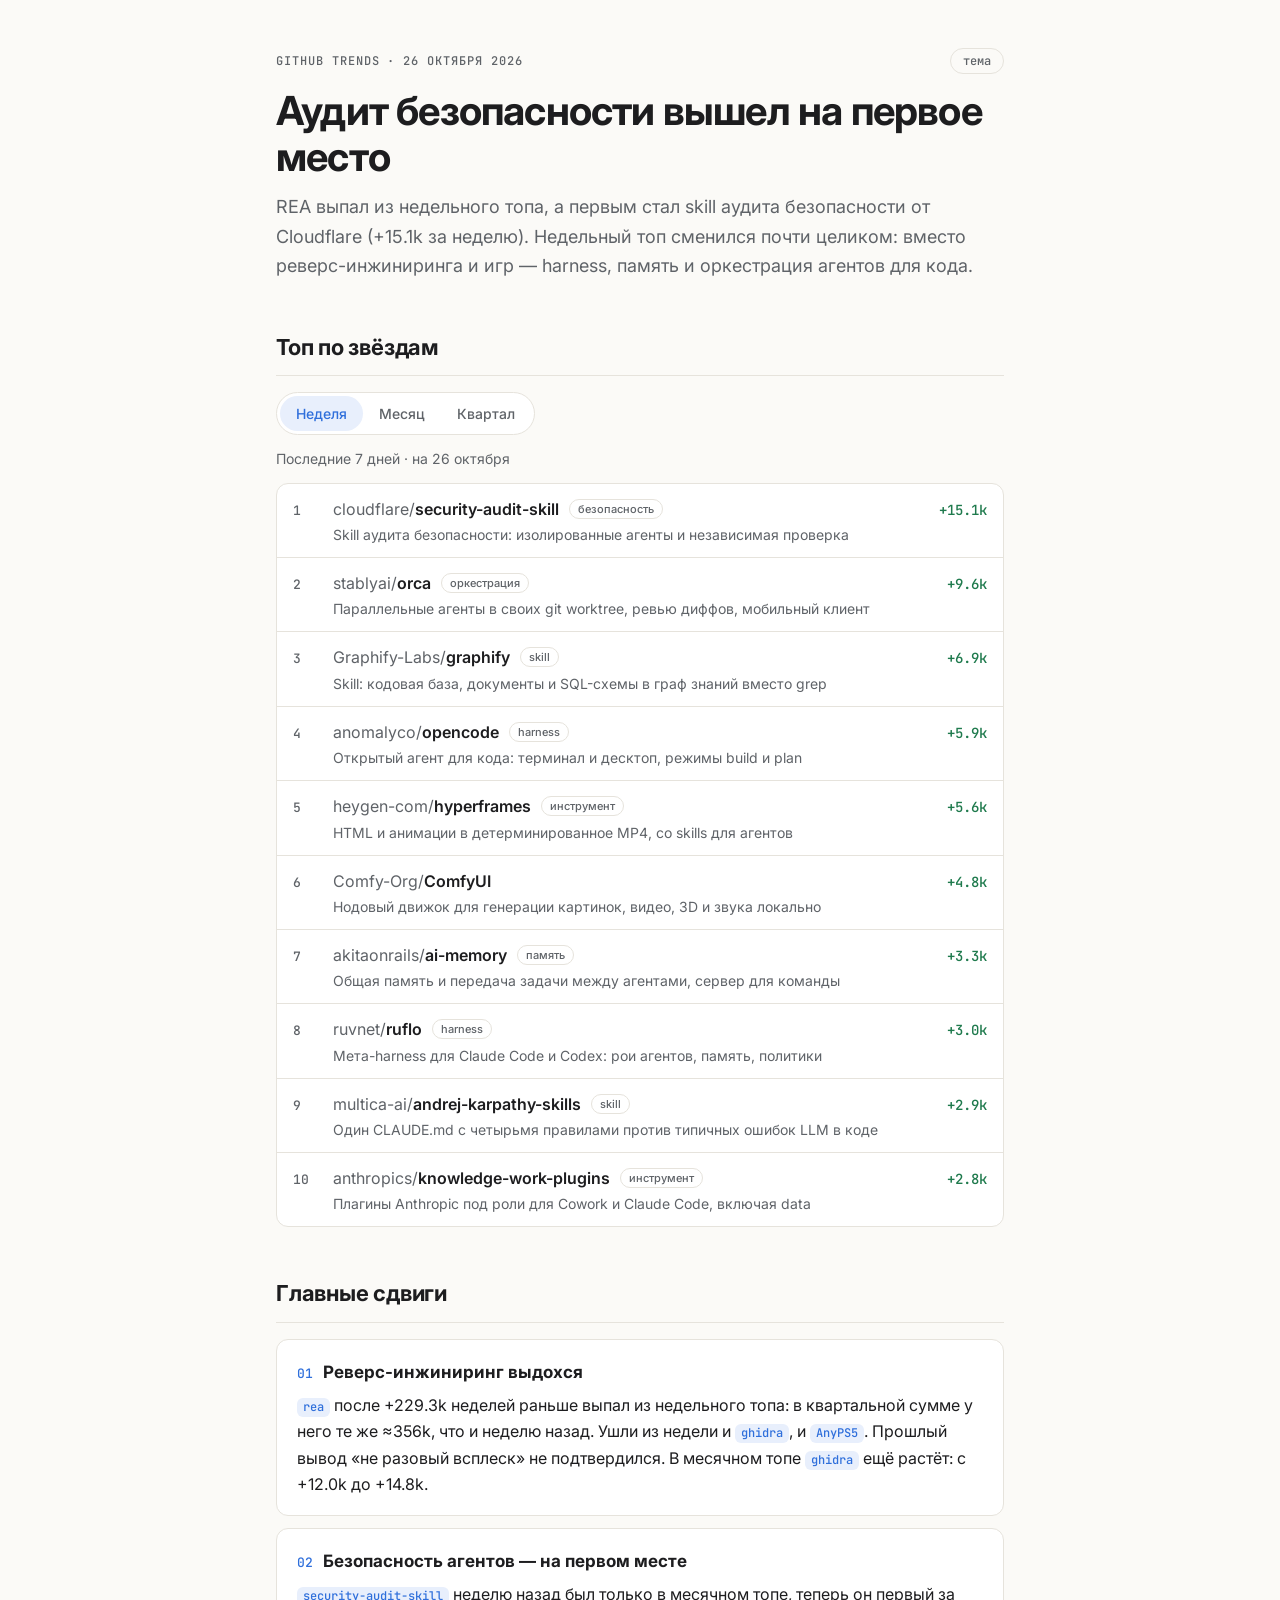
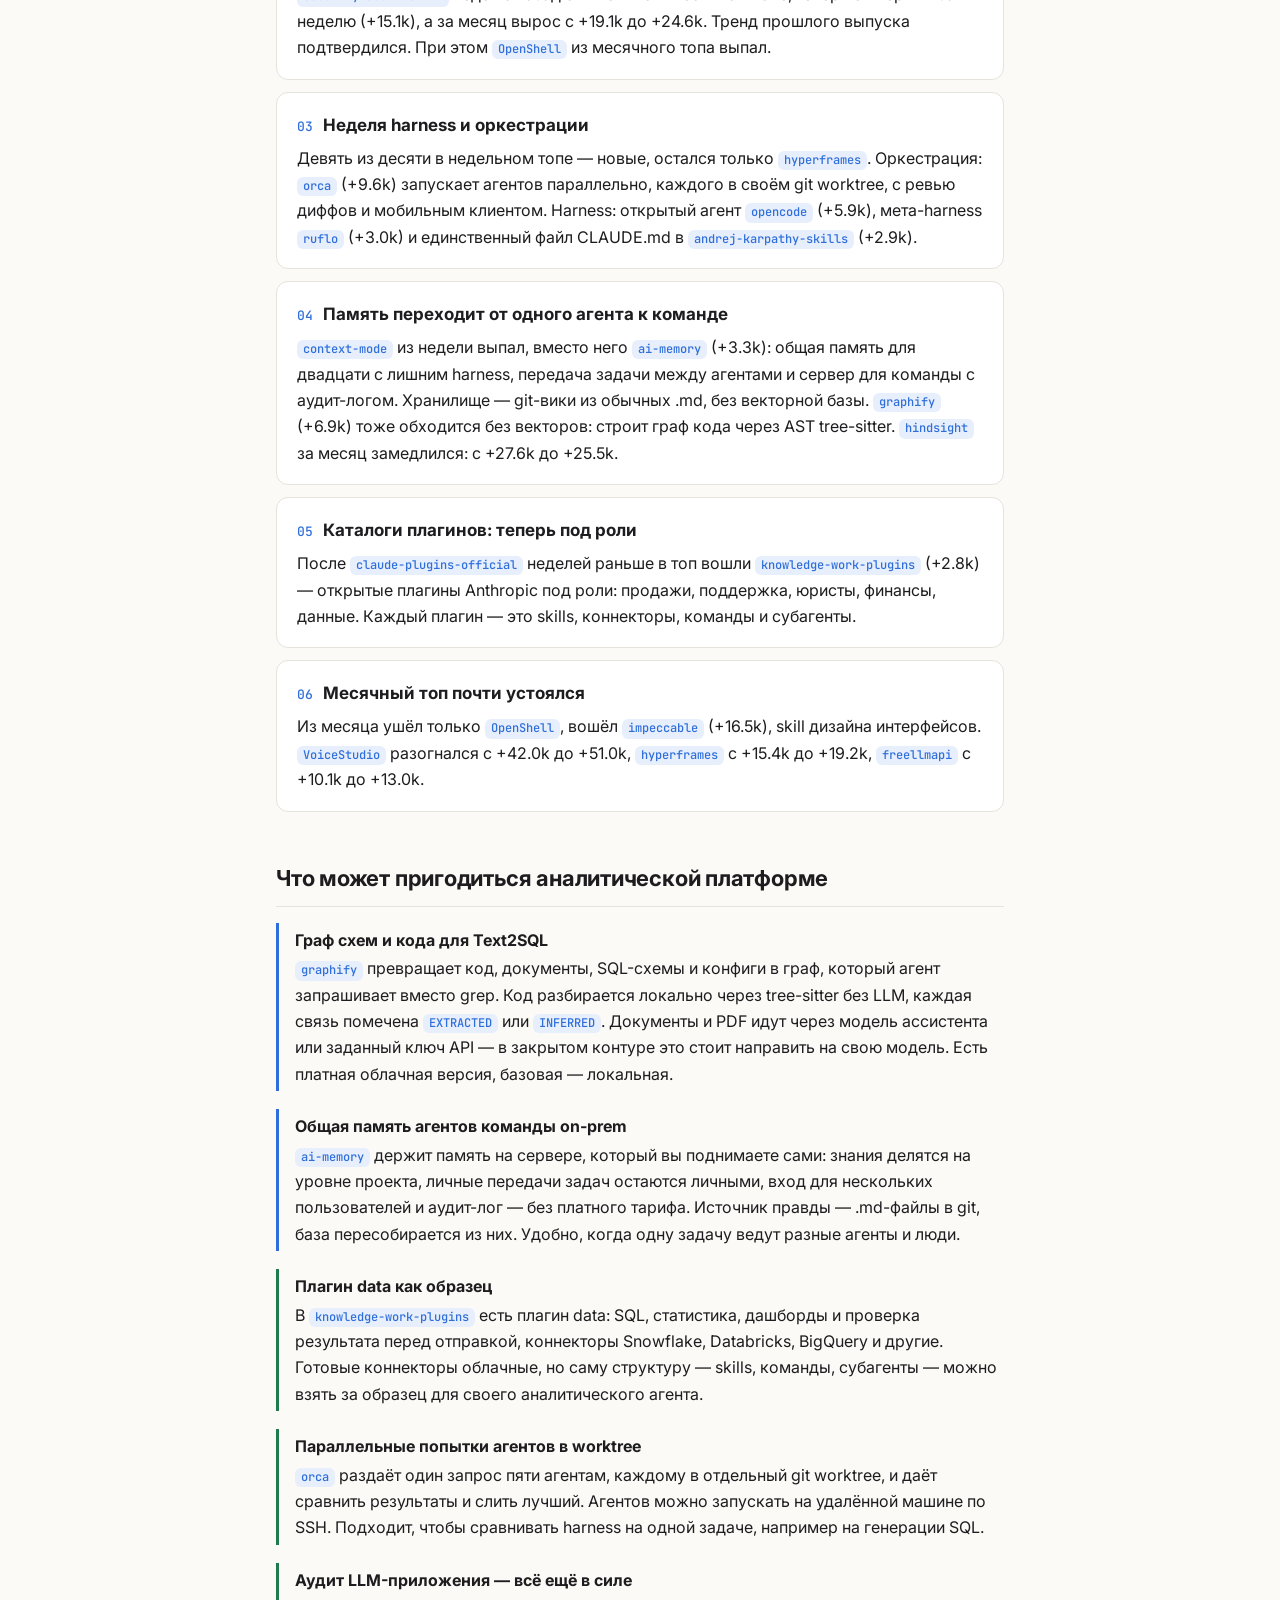
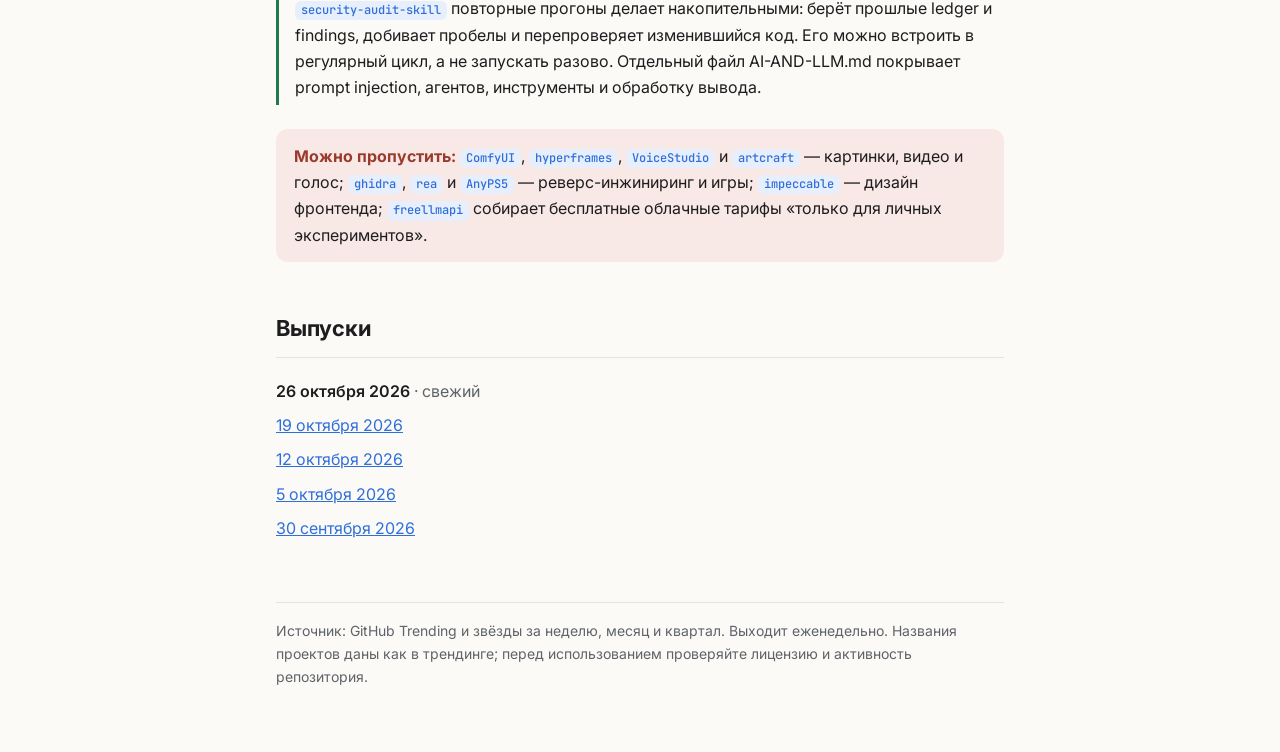
<file: index.html>
<!doctype html>
<html lang="ru">
<head>
<meta charset="utf-8">
<meta name="viewport" content="width=device-width, initial-scale=1">
<title>GitHub Trends Digest</title>
<meta name="description" content="Куда движется AI-индустрия по трендингу GitHub: неделя, месяц, квартал. Выпуск 26 октября 2026.">
<link rel="canonical" href="https://never-summer.github.io/github-trends-digest/">
<link rel="preconnect" href="https://fonts.googleapis.com">
<link rel="preconnect" href="https://fonts.gstatic.com" crossorigin>
<link href="https://fonts.googleapis.com/css2?family=Inter:wght@400;500;600;700&family=JetBrains+Mono:wght@500&display=swap" rel="stylesheet">
<link rel="stylesheet" href="style.css">
<!-- Yandex.Metrika counter -->
<script type="text/javascript">
    (function(m,e,t,r,i,k,a){
        m[i]=m[i]||function(){(m[i].a=m[i].a||[]).push(arguments)};
        m[i].l=1*new Date();
        for (var j = 0; j < document.scripts.length; j++) {if (document.scripts[j].src === r) { return; }}
        k=e.createElement(t),a=e.getElementsByTagName(t)[0],k.async=1,k.src=r,a.parentNode.insertBefore(k,a)
    })(window, document,'script','https://mc.yandex.ru/metrika/tag.js?id=113201778', 'ym');

    ym(113201778, 'init', {ssr:true, webvisor:true, clickmap:true, ecommerce:"dataLayer", referrer: document.referrer, url: location.href, accurateTrackBounce:true, trackLinks:true});
</script>
<noscript><div><img src="https://mc.yandex.ru/watch/113201778" style="position:absolute; left:-9999px;" alt="" /></div></noscript>
<!-- /Yandex.Metrika counter -->
</head>
<body>
<div class="wrap">

<header>
  <div class="eyebrow">
    <span>GitHub Trends · 26 октября 2026</span>
    <button class="theme-btn" id="themeBtn" type="button" aria-label="Переключить тему">тема</button>
  </div>
  <h1>Аудит безопасности вышел на первое место</h1>
  <p class="lede">REA выпал из недельного топа, а первым стал skill аудита безопасности от Cloudflare (+15.1k за неделю). Недельный топ сменился почти целиком: вместо реверс-инжиниринга и игр — harness, память и оркестрация агентов для кода.</p>
</header>

<main>

<h2>Топ по звёздам</h2>

<div class="tops">
  <input type="radio" name="period" id="p-week" checked>
  <input type="radio" name="period" id="p-month">
  <input type="radio" name="period" id="p-quarter">
  <div class="seg">
    <label for="p-week">Неделя</label>
    <label for="p-month">Месяц</label>
    <label for="p-quarter">Квартал</label>
  </div>
  <div class="panel" id="panel-week">
    <p class="caption">Последние 7 дней · на 26 октября</p>
    <ol class="top">
      <li><div class="repo"><a href="https://github.com/cloudflare/security-audit-skill"><span class="owner">cloudflare/</span>security-audit-skill</a> <span class="cat">безопасность</span><p>Skill аудита безопасности: изолированные агенты и независимая проверка</p></div><span class="stars">+15.1k</span></li>
      <li><div class="repo"><a href="https://github.com/stablyai/orca"><span class="owner">stablyai/</span>orca</a> <span class="cat">оркестрация</span><p>Параллельные агенты в своих git worktree, ревью диффов, мобильный клиент</p></div><span class="stars">+9.6k</span></li>
      <li><div class="repo"><a href="https://github.com/Graphify-Labs/graphify"><span class="owner">Graphify-Labs/</span>graphify</a> <span class="cat">skill</span><p>Skill: кодовая база, документы и SQL-схемы в граф знаний вместо grep</p></div><span class="stars">+6.9k</span></li>
      <li><div class="repo"><a href="https://github.com/anomalyco/opencode"><span class="owner">anomalyco/</span>opencode</a> <span class="cat">harness</span><p>Открытый агент для кода: терминал и десктоп, режимы build и plan</p></div><span class="stars">+5.9k</span></li>
      <li><div class="repo"><a href="https://github.com/heygen-com/hyperframes"><span class="owner">heygen-com/</span>hyperframes</a> <span class="cat">инструмент</span><p>HTML и анимации в детерминированное MP4, со skills для агентов</p></div><span class="stars">+5.6k</span></li>
      <li><div class="repo"><a href="https://github.com/Comfy-Org/ComfyUI"><span class="owner">Comfy-Org/</span>ComfyUI</a><p>Нодовый движок для генерации картинок, видео, 3D и звука локально</p></div><span class="stars">+4.8k</span></li>
      <li><div class="repo"><a href="https://github.com/akitaonrails/ai-memory"><span class="owner">akitaonrails/</span>ai-memory</a> <span class="cat">память</span><p>Общая память и передача задачи между агентами, сервер для команды</p></div><span class="stars">+3.3k</span></li>
      <li><div class="repo"><a href="https://github.com/ruvnet/ruflo"><span class="owner">ruvnet/</span>ruflo</a> <span class="cat">harness</span><p>Мета-harness для Claude Code и Codex: рои агентов, память, политики</p></div><span class="stars">+3.0k</span></li>
      <li><div class="repo"><a href="https://github.com/multica-ai/andrej-karpathy-skills"><span class="owner">multica-ai/</span>andrej-karpathy-skills</a> <span class="cat">skill</span><p>Один CLAUDE.md с четырьмя правилами против типичных ошибок LLM в коде</p></div><span class="stars">+2.9k</span></li>
      <li><div class="repo"><a href="https://github.com/anthropics/knowledge-work-plugins"><span class="owner">anthropics/</span>knowledge-work-plugins</a> <span class="cat">инструмент</span><p>Плагины Anthropic под роли для Cowork и Claude Code, включая data</p></div><span class="stars">+2.8k</span></li>
    </ol>
  </div>
  <div class="panel" id="panel-month">
    <p class="caption">Последние 30 дней · на 26 октября</p>
    <ol class="top">
      <li><div class="repo"><a href="https://github.com/debpalash/VoiceStudio"><span class="owner">debpalash/</span>VoiceStudio</a> <span class="cat">локальные LLM</span><p>Локальная замена ElevenLabs: клонирование голоса, дубляж, диктовка, MCP</p></div><span class="stars">+51.0k</span></li>
      <li><div class="repo"><a href="https://github.com/vectorize-io/hindsight"><span class="owner">vectorize-io/</span>hindsight</a> <span class="cat">память</span><p>Память агента, которая учится: retain / recall / reflect</p></div><span class="stars">+25.5k</span></li>
      <li><div class="repo"><a href="https://github.com/cloudflare/security-audit-skill"><span class="owner">cloudflare/</span>security-audit-skill</a> <span class="cat">безопасность</span><p>Skill аудита безопасности: изолированные агенты и независимая проверка</p></div><span class="stars">+24.6k</span></li>
      <li><div class="repo"><a href="https://github.com/paperclipai/paperclip"><span class="owner">paperclipai/</span>paperclip</a> <span class="cat">оркестрация</span><p>Оркестрация команды агентов: цели, бюджеты, учёт затрат</p></div><span class="stars">+24.1k</span></li>
      <li><div class="repo"><a href="https://github.com/affaan-m/ECC"><span class="owner">affaan-m/</span>ECC</a> <span class="cat">harness</span><p>Оптимизация harness: skills, память, безопасность для разных агентов</p></div><span class="stars">+22.9k</span></li>
      <li><div class="repo"><a href="https://github.com/heygen-com/hyperframes"><span class="owner">heygen-com/</span>hyperframes</a> <span class="cat">инструмент</span><p>HTML и анимации в детерминированное MP4, со skills для агентов</p></div><span class="stars">+19.2k</span></li>
      <li><div class="repo"><a href="https://github.com/rohitg00/ai-engineering-from-scratch"><span class="owner">rohitg00/</span>ai-engineering-from-scratch</a><p>Бесплатный курс AI-инженерии: 542 урока, 20 фаз</p></div><span class="stars">+16.8k</span></li>
      <li><div class="repo"><a href="https://github.com/pbakaus/impeccable"><span class="owner">pbakaus/</span>impeccable</a> <span class="cat">skill</span><p>Skill дизайна интерфейсов: 24 команды и 62 детерминированных правила</p></div><span class="stars">+16.5k</span></li>
      <li><div class="repo"><a href="https://github.com/NationalSecurityAgency/ghidra"><span class="owner">NationalSecurityAgency/</span>ghidra</a> <span class="cat">инструмент</span><p>Фреймворк реверс-инжиниринга от NSA: дизассемблер, декомпилятор, скрипты</p></div><span class="stars">+14.8k</span></li>
      <li><div class="repo"><a href="https://github.com/tashfeenahmed/freellmapi"><span class="owner">tashfeenahmed/</span>freellmapi</a> <span class="cat">инструмент</span><p>Бесплатные тарифы 34 LLM-провайдеров за одним OpenAI-совместимым /v1</p></div><span class="stars">+13.0k</span></li>
    </ol>
  </div>
  <div class="panel" id="panel-quarter">
    <p class="caption">Квартал с 1 октября · сумма 4 недельных срезов</p>
    <ol class="top">
      <li><div class="repo"><a href="https://github.com/morluto/rea"><span class="owner">morluto/</span>rea</a> <span class="cat">инструмент</span><p>Реверс-инжиниринг через MCP</p></div><span class="stars">≈356k</span></li>
      <li><div class="repo"><a href="https://github.com/boykopovar/AnyPS5"><span class="owner">boykopovar/</span>AnyPS5</a><p>Порт игр PS5 на Linux и Windows</p></div><span class="stars">≈39k</span></li>
      <li><div class="repo"><a href="https://github.com/heygen-com/hyperframes"><span class="owner">heygen-com/</span>hyperframes</a> <span class="cat">инструмент</span><p>Рендер HTML в видео для агентов</p></div><span class="stars">≈19k</span></li>
      <li><div class="repo"><a href="https://github.com/storytold/artcraft"><span class="owner">storytold/</span>artcraft</a><p>IDE для AI-картинок и видео</p></div><span class="stars">≈16k</span></li>
      <li><div class="repo"><a href="https://github.com/cloudflare/security-audit-skill"><span class="owner">cloudflare/</span>security-audit-skill</a> <span class="cat">безопасность</span><p>Аудит безопасности агентами</p></div><span class="stars">≈15k</span></li>
      <li><div class="repo"><a href="https://github.com/debpalash/VoiceStudio"><span class="owner">debpalash/</span>VoiceStudio</a> <span class="cat">локальные LLM</span><p>Локальный голосовой AI</p></div><span class="stars">≈15k</span></li>
      <li><div class="repo"><a href="https://github.com/vectorize-io/hindsight"><span class="owner">vectorize-io/</span>hindsight</a> <span class="cat">память</span><p>Память агента, которая учится</p></div><span class="stars">≈11k</span></li>
      <li><div class="repo"><a href="https://github.com/mattpocock/skills"><span class="owner">mattpocock/</span>skills</a> <span class="cat">skill</span><p>Skills для инженеров</p></div><span class="stars">≈10k</span></li>
      <li><div class="repo"><a href="https://github.com/stablyai/orca"><span class="owner">stablyai/</span>orca</a> <span class="cat">оркестрация</span><p>Параллельные агенты в worktree</p></div><span class="stars">≈10k</span></li>
      <li><div class="repo"><a href="https://github.com/paperclipai/paperclip"><span class="owner">paperclipai/</span>paperclip</a> <span class="cat">оркестрация</span><p>Оркестрация команды агентов</p></div><span class="stars">≈9k</span></li>
    </ol>
  </div>
</div>

<h2>Главные сдвиги</h2>

<section class="trend">
  <h3><span class="n">01</span>Реверс-инжиниринг выдохся</h3>
  <p><span class="tag">rea</span> после +229.3k неделей раньше выпал из недельного топа: в квартальной сумме у него те же ≈356k, что и неделю назад. Ушли из недели и <span class="tag">ghidra</span>, и <span class="tag">AnyPS5</span>. Прошлый вывод «не разовый всплеск» не подтвердился. В месячном топе <span class="tag">ghidra</span> ещё растёт: с +12.0k до +14.8k.</p>
</section>

<section class="trend">
  <h3><span class="n">02</span>Безопасность агентов — на первом месте</h3>
  <p><span class="tag">security-audit-skill</span> неделю назад был только в месячном топе, теперь он первый за неделю (+15.1k), а за месяц вырос с +19.1k до +24.6k. Тренд прошлого выпуска подтвердился. При этом <span class="tag">OpenShell</span> из месячного топа выпал.</p>
</section>

<section class="trend">
  <h3><span class="n">03</span>Неделя harness и оркестрации</h3>
  <p>Девять из десяти в недельном топе — новые, остался только <span class="tag">hyperframes</span>. Оркестрация: <span class="tag">orca</span> (+9.6k) запускает агентов параллельно, каждого в своём git worktree, с ревью диффов и мобильным клиентом. Harness: открытый агент <span class="tag">opencode</span> (+5.9k), мета-harness <span class="tag">ruflo</span> (+3.0k) и единственный файл CLAUDE.md в <span class="tag">andrej-karpathy-skills</span> (+2.9k).</p>
</section>

<section class="trend">
  <h3><span class="n">04</span>Память переходит от одного агента к команде</h3>
  <p><span class="tag">context-mode</span> из недели выпал, вместо него <span class="tag">ai-memory</span> (+3.3k): общая память для двадцати с лишним harness, передача задачи между агентами и сервер для команды с аудит-логом. Хранилище — git-вики из обычных .md, без векторной базы. <span class="tag">graphify</span> (+6.9k) тоже обходится без векторов: строит граф кода через AST tree-sitter. <span class="tag">hindsight</span> за месяц замедлился: с +27.6k до +25.5k.</p>
</section>

<section class="trend">
  <h3><span class="n">05</span>Каталоги плагинов: теперь под роли</h3>
  <p>После <span class="tag">claude-plugins-official</span> неделей раньше в топ вошли <span class="tag">knowledge-work-plugins</span> (+2.8k) — открытые плагины Anthropic под роли: продажи, поддержка, юристы, финансы, данные. Каждый плагин — это skills, коннекторы, команды и субагенты.</p>
</section>

<section class="trend">
  <h3><span class="n">06</span>Месячный топ почти устоялся</h3>
  <p>Из месяца ушёл только <span class="tag">OpenShell</span>, вошёл <span class="tag">impeccable</span> (+16.5k), skill дизайна интерфейсов. <span class="tag">VoiceStudio</span> разогнался с +42.0k до +51.0k, <span class="tag">hyperframes</span> с +15.4k до +19.2k, <span class="tag">freellmapi</span> с +10.1k до +13.0k.</p>
</section>

<h2>Что может пригодиться аналитической платформе</h2>

<div class="pick radar">
  <strong>Граф схем и кода для Text2SQL</strong>
  <p><span class="tag">graphify</span> превращает код, документы, SQL-схемы и конфиги в граф, который агент запрашивает вместо grep. Код разбирается локально через tree-sitter без LLM, каждая связь помечена <span class="tag">EXTRACTED</span> или <span class="tag">INFERRED</span>. Документы и PDF идут через модель ассистента или заданный ключ API — в закрытом контуре это стоит направить на свою модель. Есть платная облачная версия, базовая — локальная.</p>
</div>

<div class="pick radar">
  <strong>Общая память агентов команды on-prem</strong>
  <p><span class="tag">ai-memory</span> держит память на сервере, который вы поднимаете сами: знания делятся на уровне проекта, личные передачи задач остаются личными, вход для нескольких пользователей и аудит-лог — без платного тарифа. Источник правды — .md-файлы в git, база пересобирается из них. Удобно, когда одну задачу ведут разные агенты и люди.</p>
</div>

<div class="pick">
  <strong>Плагин data как образец</strong>
  <p>В <span class="tag">knowledge-work-plugins</span> есть плагин data: SQL, статистика, дашборды и проверка результата перед отправкой, коннекторы Snowflake, Databricks, BigQuery и другие. Готовые коннекторы облачные, но саму структуру — skills, команды, субагенты — можно взять за образец для своего аналитического агента.</p>
</div>

<div class="pick">
  <strong>Параллельные попытки агентов в worktree</strong>
  <p><span class="tag">orca</span> раздаёт один запрос пяти агентам, каждому в отдельный git worktree, и даёт сравнить результаты и слить лучший. Агентов можно запускать на удалённой машине по SSH. Подходит, чтобы сравнивать harness на одной задаче, например на генерации SQL.</p>
</div>

<div class="pick">
  <strong>Аудит LLM-приложения — всё ещё в силе</strong>
  <p><span class="tag">security-audit-skill</span> повторные прогоны делает накопительными: берёт прошлые ledger и findings, добивает пробелы и перепроверяет изменившийся код. Его можно встроить в регулярный цикл, а не запускать разово. Отдельный файл AI-AND-LLM.md покрывает prompt injection, агентов, инструменты и обработку вывода.</p>
</div>

<div class="skip">
  <b>Можно пропустить:</b> <span class="tag">ComfyUI</span>, <span class="tag">hyperframes</span>, <span class="tag">VoiceStudio</span> и <span class="tag">artcraft</span> — картинки, видео и голос; <span class="tag">ghidra</span>, <span class="tag">rea</span> и <span class="tag">AnyPS5</span> — реверс-инжиниринг и игры; <span class="tag">impeccable</span> — дизайн фронтенда; <span class="tag">freellmapi</span> собирает бесплатные облачные тарифы «только для личных экспериментов».
</div>

<h2>Выпуски</h2>

<ul class="archive">
  <li><b>26 октября 2026</b> · свежий</li>
  <li><a href="issues/2026-10-19/">19 октября 2026</a></li>
  <li><a href="issues/2026-10-12/">12 октября 2026</a></li>
  <li><a href="issues/2026-10-05/">5 октября 2026</a></li>
  <li><a href="issues/2026-09-30/">30 сентября 2026</a></li>
</ul>

</main>

<footer>
  Источник: GitHub Trending и звёзды за неделю, месяц и квартал. Выходит еженедельно. Названия проектов даны как в трендинге; перед использованием проверяйте лицензию и активность репозитория.
</footer>

</div>
<script>
  (function () {
    var root = document.documentElement, btn = document.getElementById('themeBtn');
    try { var saved = localStorage.getItem('theme'); if (saved) root.setAttribute('data-theme', saved); } catch (e) {}
    btn.addEventListener('click', function () {
      var dark = root.getAttribute('data-theme')
        ? root.getAttribute('data-theme') === 'dark'
        : window.matchMedia('(prefers-color-scheme: dark)').matches;
      var next = dark ? 'light' : 'dark';
      root.setAttribute('data-theme', next);
      try { localStorage.setItem('theme', next); } catch (e) {}
    });
  })();
</script>
</body>
</html>
</file>
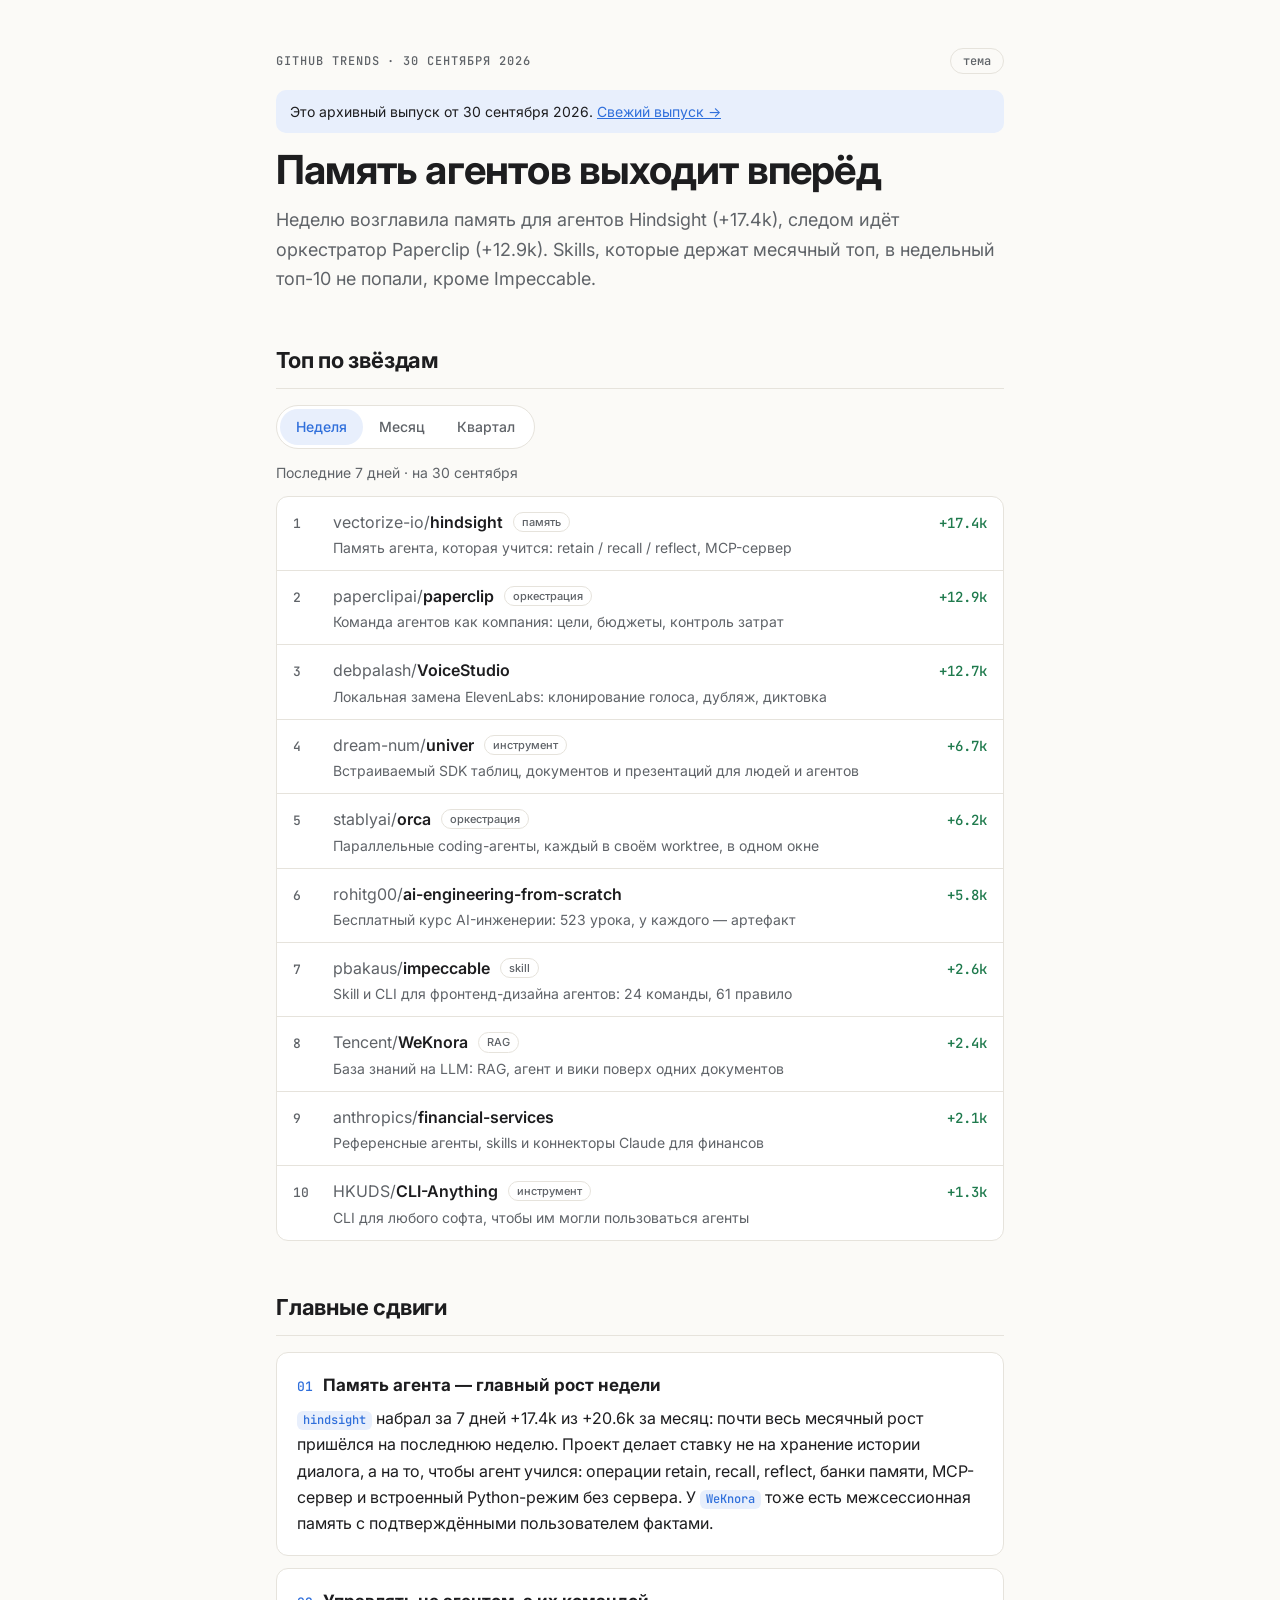
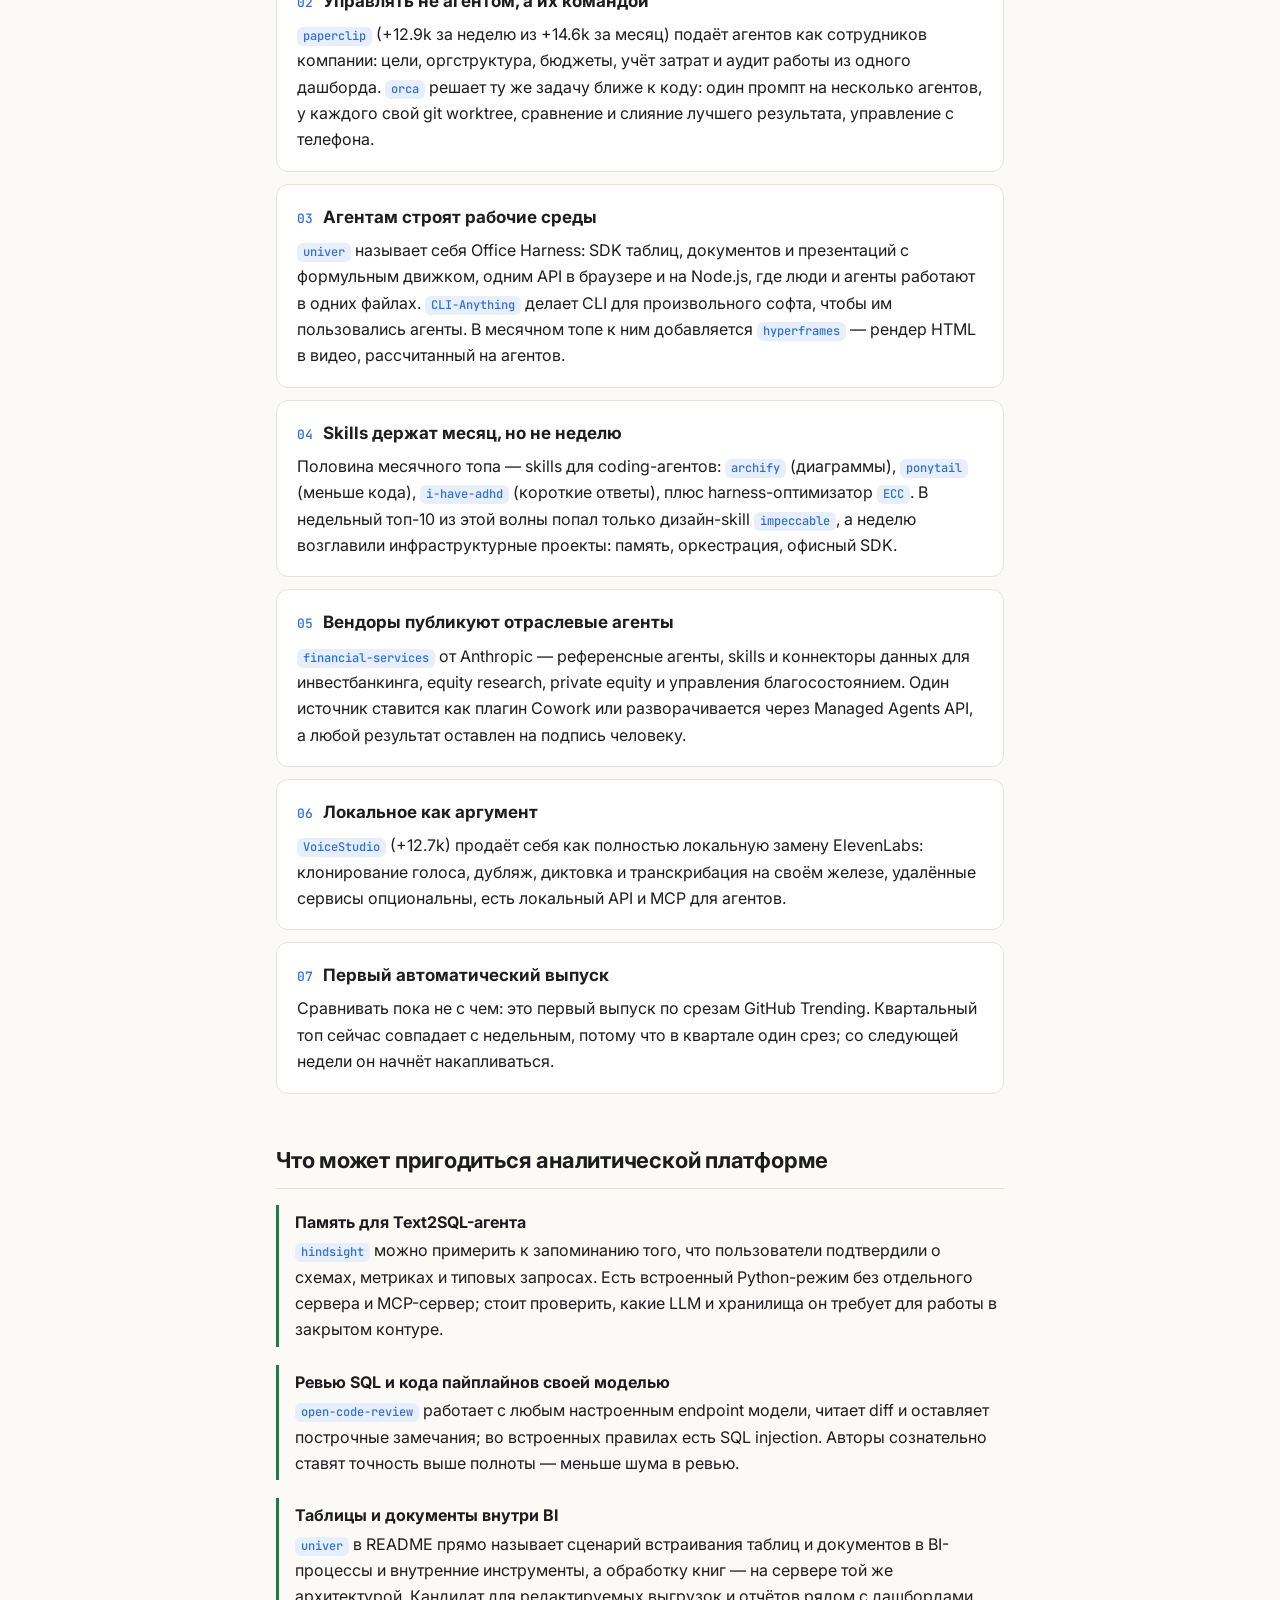
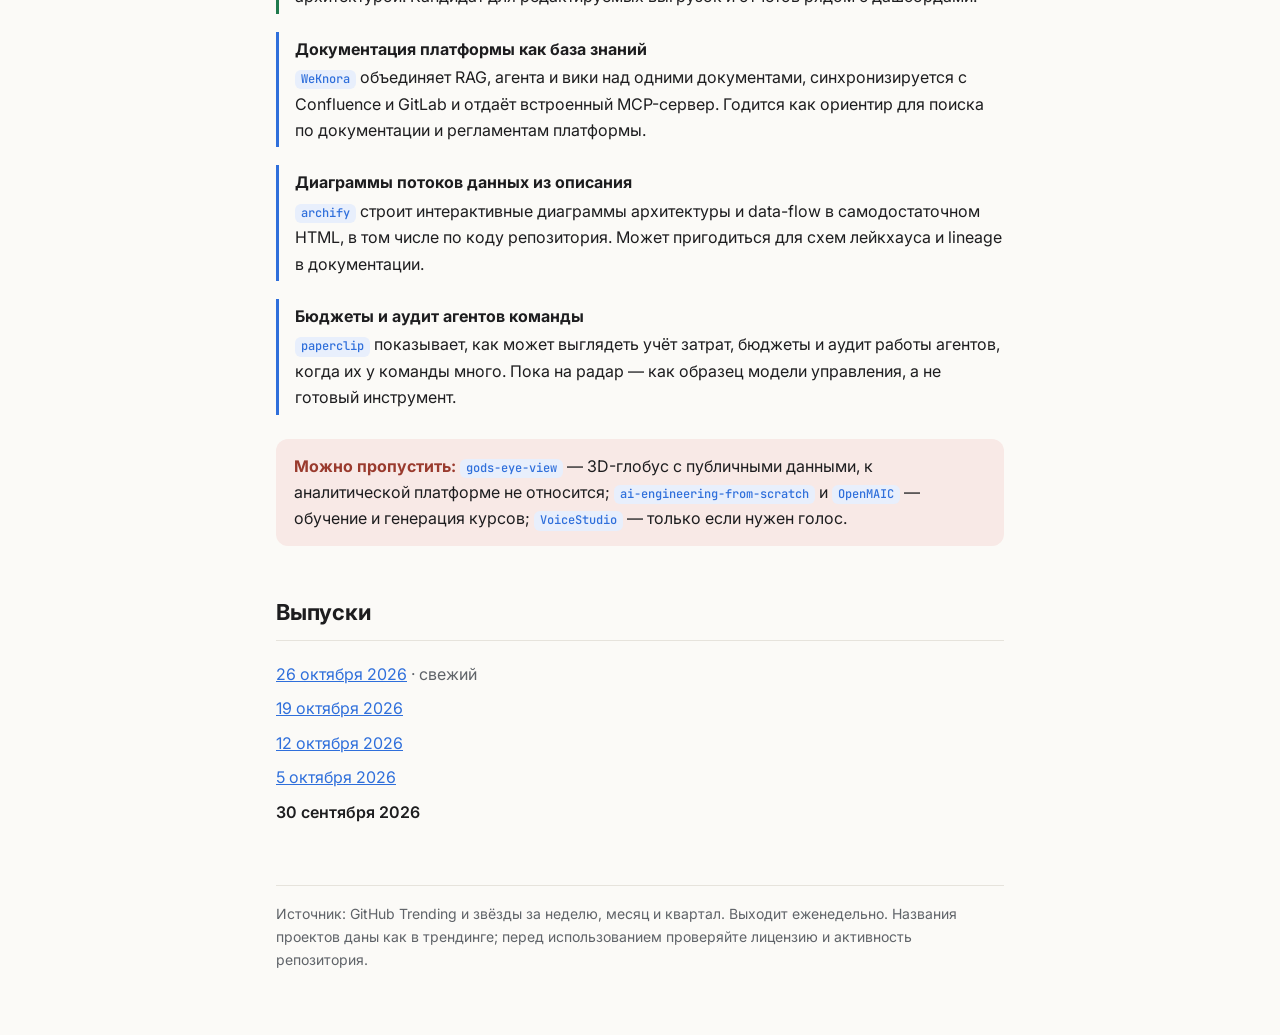
<file: issues/2026-09-30/index.html>
<!doctype html>
<html lang="ru">
<head>
<meta charset="utf-8">
<meta name="viewport" content="width=device-width, initial-scale=1">
<title>GitHub Trends Digest</title>
<meta name="description" content="Куда движется AI-индустрия по трендингу GitHub: неделя, месяц, квартал. Выпуск 30 сентября 2026.">
<link rel="canonical" href="https://never-summer.github.io/github-trends-digest/issues/2026-09-30/">
<link rel="preconnect" href="https://fonts.googleapis.com">
<link rel="preconnect" href="https://fonts.gstatic.com" crossorigin>
<link href="https://fonts.googleapis.com/css2?family=Inter:wght@400;500;600;700&family=JetBrains+Mono:wght@500&display=swap" rel="stylesheet">
<link rel="stylesheet" href="../../style.css">
<!-- Yandex.Metrika counter -->
<script type="text/javascript">
    (function(m,e,t,r,i,k,a){
        m[i]=m[i]||function(){(m[i].a=m[i].a||[]).push(arguments)};
        m[i].l=1*new Date();
        for (var j = 0; j < document.scripts.length; j++) {if (document.scripts[j].src === r) { return; }}
        k=e.createElement(t),a=e.getElementsByTagName(t)[0],k.async=1,k.src=r,a.parentNode.insertBefore(k,a)
    })(window, document,'script','https://mc.yandex.ru/metrika/tag.js?id=113201778', 'ym');

    ym(113201778, 'init', {ssr:true, webvisor:true, clickmap:true, ecommerce:"dataLayer", referrer: document.referrer, url: location.href, accurateTrackBounce:true, trackLinks:true});
</script>
<noscript><div><img src="https://mc.yandex.ru/watch/113201778" style="position:absolute; left:-9999px;" alt="" /></div></noscript>
<!-- /Yandex.Metrika counter -->
</head>
<body>
<div class="wrap">

<header>
  <div class="eyebrow">
    <span>GitHub Trends · 30 сентября 2026</span>
    <button class="theme-btn" id="themeBtn" type="button" aria-label="Переключить тему">тема</button>
  </div>
  <p class="old-issue">Это архивный выпуск от 30 сентября 2026. <a href="../../">Свежий выпуск →</a></p>
<h1>Память агентов выходит вперёд</h1>
  <p class="lede">Неделю возглавила память для агентов Hindsight (+17.4k), следом идёт оркестратор Paperclip (+12.9k). Skills, которые держат месячный топ, в недельный топ-10 не попали, кроме Impeccable.</p>
</header>

<main>

<h2>Топ по звёздам</h2>

<div class="tops">
  <input type="radio" name="period" id="p-week" checked>
  <input type="radio" name="period" id="p-month">
  <input type="radio" name="period" id="p-quarter">
  <div class="seg">
    <label for="p-week">Неделя</label>
    <label for="p-month">Месяц</label>
    <label for="p-quarter">Квартал</label>
  </div>
  <div class="panel" id="panel-week">
    <p class="caption">Последние 7 дней · на 30 сентября</p>
    <ol class="top">
      <li><div class="repo"><a href="https://github.com/vectorize-io/hindsight"><span class="owner">vectorize-io/</span>hindsight</a> <span class="cat">память</span><p>Память агента, которая учится: retain / recall / reflect, MCP-сервер</p></div><span class="stars">+17.4k</span></li>
      <li><div class="repo"><a href="https://github.com/paperclipai/paperclip"><span class="owner">paperclipai/</span>paperclip</a> <span class="cat">оркестрация</span><p>Команда агентов как компания: цели, бюджеты, контроль затрат</p></div><span class="stars">+12.9k</span></li>
      <li><div class="repo"><a href="https://github.com/debpalash/VoiceStudio"><span class="owner">debpalash/</span>VoiceStudio</a><p>Локальная замена ElevenLabs: клонирование голоса, дубляж, диктовка</p></div><span class="stars">+12.7k</span></li>
      <li><div class="repo"><a href="https://github.com/dream-num/univer"><span class="owner">dream-num/</span>univer</a> <span class="cat">инструмент</span><p>Встраиваемый SDK таблиц, документов и презентаций для людей и агентов</p></div><span class="stars">+6.7k</span></li>
      <li><div class="repo"><a href="https://github.com/stablyai/orca"><span class="owner">stablyai/</span>orca</a> <span class="cat">оркестрация</span><p>Параллельные coding-агенты, каждый в своём worktree, в одном окне</p></div><span class="stars">+6.2k</span></li>
      <li><div class="repo"><a href="https://github.com/rohitg00/ai-engineering-from-scratch"><span class="owner">rohitg00/</span>ai-engineering-from-scratch</a><p>Бесплатный курс AI-инженерии: 523 урока, у каждого — артефакт</p></div><span class="stars">+5.8k</span></li>
      <li><div class="repo"><a href="https://github.com/pbakaus/impeccable"><span class="owner">pbakaus/</span>impeccable</a> <span class="cat">skill</span><p>Skill и CLI для фронтенд-дизайна агентов: 24 команды, 61 правило</p></div><span class="stars">+2.6k</span></li>
      <li><div class="repo"><a href="https://github.com/Tencent/WeKnora"><span class="owner">Tencent/</span>WeKnora</a> <span class="cat">RAG</span><p>База знаний на LLM: RAG, агент и вики поверх одних документов</p></div><span class="stars">+2.4k</span></li>
      <li><div class="repo"><a href="https://github.com/anthropics/financial-services"><span class="owner">anthropics/</span>financial-services</a><p>Референсные агенты, skills и коннекторы Claude для финансов</p></div><span class="stars">+2.1k</span></li>
      <li><div class="repo"><a href="https://github.com/HKUDS/CLI-Anything"><span class="owner">HKUDS/</span>CLI-Anything</a> <span class="cat">инструмент</span><p>CLI для любого софта, чтобы им могли пользоваться агенты</p></div><span class="stars">+1.3k</span></li>
    </ol>
  </div>
  <div class="panel" id="panel-month">
    <p class="caption">Последние 30 дней · на 30 сентября</p>
    <ol class="top">
      <li><div class="repo"><a href="https://github.com/tt-a1i/archify"><span class="owner">tt-a1i/</span>archify</a> <span class="cat">skill</span><p>Skill для интерактивных диаграмм архитектуры и data-flow в HTML</p></div><span class="stars">+45.2k</span></li>
      <li><div class="repo"><a href="https://github.com/bilawalsidhu/gods-eye-view"><span class="owner">bilawalsidhu/</span>gods-eye-view</a><p>3D-глобус с живыми публичными данными: самолёты, суда, спутники</p></div><span class="stars">+33.3k</span></li>
      <li><div class="repo"><a href="https://github.com/DietrichGebert/ponytail"><span class="owner">DietrichGebert/</span>ponytail</a> <span class="cat">skill</span><p>Skill: агент пишет меньше кода, как ленивый сеньор</p></div><span class="stars">+32.7k</span></li>
      <li><div class="repo"><a href="https://github.com/ayghri/i-have-adhd"><span class="owner">ayghri/</span>i-have-adhd</a> <span class="cat">skill</span><p>Skill: агент отвечает с действия, шагами, без воды</p></div><span class="stars">+26.8k</span></li>
      <li><div class="repo"><a href="https://github.com/affaan-m/ECC"><span class="owner">affaan-m/</span>ECC</a> <span class="cat">harness</span><p>Оптимизация harness: skills, память, безопасность для разных агентов</p></div><span class="stars">+26.8k</span></li>
      <li><div class="repo"><a href="https://github.com/alibaba/open-code-review"><span class="owner">alibaba/</span>open-code-review</a> <span class="cat">инструмент</span><p>Code review: детерминированные пайплайны + LLM-агент, свой endpoint</p></div><span class="stars">+21.2k</span></li>
      <li><div class="repo"><a href="https://github.com/vectorize-io/hindsight"><span class="owner">vectorize-io/</span>hindsight</a> <span class="cat">память</span><p>Память агента, которая учится</p></div><span class="stars">+20.6k</span></li>
      <li><div class="repo"><a href="https://github.com/THU-MAIC/OpenMAIC"><span class="owner">THU-MAIC/</span>OpenMAIC</a><p>Мультиагентная генерация учебных курсов по одному запросу</p></div><span class="stars">+18.1k</span></li>
      <li><div class="repo"><a href="https://github.com/paperclipai/paperclip"><span class="owner">paperclipai/</span>paperclip</a> <span class="cat">оркестрация</span><p>Оркестрация команды агентов с бюджетами и аудитом</p></div><span class="stars">+14.6k</span></li>
      <li><div class="repo"><a href="https://github.com/heygen-com/hyperframes"><span class="owner">heygen-com/</span>hyperframes</a> <span class="cat">инструмент</span><p>HTML и анимации в детерминированное MP4, со skills для агентов</p></div><span class="stars">+11.3k</span></li>
    </ol>
  </div>
  <div class="panel" id="panel-quarter">
    <p class="caption">Квартал с 1 июля · сумма 1 недельного среза · пока срез один</p>
    <ol class="top">
      <li><div class="repo"><a href="https://github.com/vectorize-io/hindsight"><span class="owner">vectorize-io/</span>hindsight</a> <span class="cat">память</span><p>Память агента, которая учится</p></div><span class="stars">≈17k</span></li>
      <li><div class="repo"><a href="https://github.com/paperclipai/paperclip"><span class="owner">paperclipai/</span>paperclip</a> <span class="cat">оркестрация</span><p>Оркестрация команды агентов</p></div><span class="stars">≈13k</span></li>
      <li><div class="repo"><a href="https://github.com/debpalash/VoiceStudio"><span class="owner">debpalash/</span>VoiceStudio</a><p>Локальный голосовой AI</p></div><span class="stars">≈13k</span></li>
      <li><div class="repo"><a href="https://github.com/dream-num/univer"><span class="owner">dream-num/</span>univer</a> <span class="cat">инструмент</span><p>Office SDK для людей и агентов</p></div><span class="stars">≈7k</span></li>
      <li><div class="repo"><a href="https://github.com/stablyai/orca"><span class="owner">stablyai/</span>orca</a> <span class="cat">оркестрация</span><p>Среда для параллельных coding-агентов</p></div><span class="stars">≈6k</span></li>
      <li><div class="repo"><a href="https://github.com/rohitg00/ai-engineering-from-scratch"><span class="owner">rohitg00/</span>ai-engineering-from-scratch</a><p>Курс AI-инженерии</p></div><span class="stars">≈6k</span></li>
      <li><div class="repo"><a href="https://github.com/pbakaus/impeccable"><span class="owner">pbakaus/</span>impeccable</a> <span class="cat">skill</span><p>Дизайн-skill для coding-агентов</p></div><span class="stars">≈3k</span></li>
      <li><div class="repo"><a href="https://github.com/Tencent/WeKnora"><span class="owner">Tencent/</span>WeKnora</a> <span class="cat">RAG</span><p>RAG, агент и вики на одной базе знаний</p></div><span class="stars">≈2k</span></li>
      <li><div class="repo"><a href="https://github.com/anthropics/financial-services"><span class="owner">anthropics/</span>financial-services</a><p>Агенты Claude для финансовых процессов</p></div><span class="stars">≈2k</span></li>
      <li><div class="repo"><a href="https://github.com/HKUDS/CLI-Anything"><span class="owner">HKUDS/</span>CLI-Anything</a> <span class="cat">инструмент</span><p>CLI для любого софта под агентов</p></div><span class="stars">≈1k</span></li>
    </ol>
  </div>
</div>

<h2>Главные сдвиги</h2>

<section class="trend">
  <h3><span class="n">01</span>Память агента — главный рост недели</h3>
  <p><span class="tag">hindsight</span> набрал за 7 дней +17.4k из +20.6k за месяц: почти весь месячный рост пришёлся на последнюю неделю. Проект делает ставку не на хранение истории диалога, а на то, чтобы агент учился: операции retain, recall, reflect, банки памяти, MCP-сервер и встроенный Python-режим без сервера. У <span class="tag">WeKnora</span> тоже есть межсессионная память с подтверждёнными пользователем фактами.</p>
</section>

<section class="trend">
  <h3><span class="n">02</span>Управлять не агентом, а их командой</h3>
  <p><span class="tag">paperclip</span> (+12.9k за неделю из +14.6k за месяц) подаёт агентов как сотрудников компании: цели, оргструктура, бюджеты, учёт затрат и аудит работы из одного дашборда. <span class="tag">orca</span> решает ту же задачу ближе к коду: один промпт на несколько агентов, у каждого свой git worktree, сравнение и слияние лучшего результата, управление с телефона.</p>
</section>

<section class="trend">
  <h3><span class="n">03</span>Агентам строят рабочие среды</h3>
  <p><span class="tag">univer</span> называет себя Office Harness: SDK таблиц, документов и презентаций с формульным движком, одним API в браузере и на Node.js, где люди и агенты работают в одних файлах. <span class="tag">CLI-Anything</span> делает CLI для произвольного софта, чтобы им пользовались агенты. В месячном топе к ним добавляется <span class="tag">hyperframes</span> — рендер HTML в видео, рассчитанный на агентов.</p>
</section>

<section class="trend">
  <h3><span class="n">04</span>Skills держат месяц, но не неделю</h3>
  <p>Половина месячного топа — skills для coding-агентов: <span class="tag">archify</span> (диаграммы), <span class="tag">ponytail</span> (меньше кода), <span class="tag">i-have-adhd</span> (короткие ответы), плюс harness-оптимизатор <span class="tag">ECC</span>. В недельный топ-10 из этой волны попал только дизайн-skill <span class="tag">impeccable</span>, а неделю возглавили инфраструктурные проекты: память, оркестрация, офисный SDK.</p>
</section>

<section class="trend">
  <h3><span class="n">05</span>Вендоры публикуют отраслевые агенты</h3>
  <p><span class="tag">financial-services</span> от Anthropic — референсные агенты, skills и коннекторы данных для инвестбанкинга, equity research, private equity и управления благосостоянием. Один источник ставится как плагин Cowork или разворачивается через Managed Agents API, а любой результат оставлен на подпись человеку.</p>
</section>

<section class="trend">
  <h3><span class="n">06</span>Локальное как аргумент</h3>
  <p><span class="tag">VoiceStudio</span> (+12.7k) продаёт себя как полностью локальную замену ElevenLabs: клонирование голоса, дубляж, диктовка и транскрибация на своём железе, удалённые сервисы опциональны, есть локальный API и MCP для агентов.</p>
</section>

<section class="trend">
  <h3><span class="n">07</span>Первый автоматический выпуск</h3>
  <p>Сравнивать пока не с чем: это первый выпуск по срезам GitHub Trending. Квартальный топ сейчас совпадает с недельным, потому что в квартале один срез; со следующей недели он начнёт накапливаться.</p>
</section>

<h2>Что может пригодиться аналитической платформе</h2>

<div class="pick">
  <strong>Память для Text2SQL-агента</strong>
  <p><span class="tag">hindsight</span> можно примерить к запоминанию того, что пользователи подтвердили о схемах, метриках и типовых запросах. Есть встроенный Python-режим без отдельного сервера и MCP-сервер; стоит проверить, какие LLM и хранилища он требует для работы в закрытом контуре.</p>
</div>

<div class="pick">
  <strong>Ревью SQL и кода пайплайнов своей моделью</strong>
  <p><span class="tag">open-code-review</span> работает с любым настроенным endpoint модели, читает diff и оставляет построчные замечания; во встроенных правилах есть SQL injection. Авторы сознательно ставят точность выше полноты — меньше шума в ревью.</p>
</div>

<div class="pick">
  <strong>Таблицы и документы внутри BI</strong>
  <p><span class="tag">univer</span> в README прямо называет сценарий встраивания таблиц и документов в BI-процессы и внутренние инструменты, а обработку книг — на сервере той же архитектурой. Кандидат для редактируемых выгрузок и отчётов рядом с дашбордами.</p>
</div>

<div class="pick radar">
  <strong>Документация платформы как база знаний</strong>
  <p><span class="tag">WeKnora</span> объединяет RAG, агента и вики над одними документами, синхронизируется с Confluence и GitLab и отдаёт встроенный MCP-сервер. Годится как ориентир для поиска по документации и регламентам платформы.</p>
</div>

<div class="pick radar">
  <strong>Диаграммы потоков данных из описания</strong>
  <p><span class="tag">archify</span> строит интерактивные диаграммы архитектуры и data-flow в самодостаточном HTML, в том числе по коду репозитория. Может пригодиться для схем лейкхауса и lineage в документации.</p>
</div>

<div class="pick radar">
  <strong>Бюджеты и аудит агентов команды</strong>
  <p><span class="tag">paperclip</span> показывает, как может выглядеть учёт затрат, бюджеты и аудит работы агентов, когда их у команды много. Пока на радар — как образец модели управления, а не готовый инструмент.</p>
</div>

<div class="skip">
  <b>Можно пропустить:</b> <span class="tag">gods-eye-view</span> — 3D-глобус с публичными данными, к аналитической платформе не относится; <span class="tag">ai-engineering-from-scratch</span> и <span class="tag">OpenMAIC</span> — обучение и генерация курсов; <span class="tag">VoiceStudio</span> — только если нужен голос.
</div>

<h2>Выпуски</h2>

<ul class="archive">
  <li><a href="../../">26 октября 2026</a> · свежий</li>
  <li><a href="../../issues/2026-10-19/">19 октября 2026</a></li>
  <li><a href="../../issues/2026-10-12/">12 октября 2026</a></li>
  <li><a href="../../issues/2026-10-05/">5 октября 2026</a></li>
  <li><b>30 сентября 2026</b></li>
</ul>

</main>

<footer>
  Источник: GitHub Trending и звёзды за неделю, месяц и квартал. Выходит еженедельно. Названия проектов даны как в трендинге; перед использованием проверяйте лицензию и активность репозитория.
</footer>

</div>
<script>
  (function () {
    var root = document.documentElement, btn = document.getElementById('themeBtn');
    try { var saved = localStorage.getItem('theme'); if (saved) root.setAttribute('data-theme', saved); } catch (e) {}
    btn.addEventListener('click', function () {
      var dark = root.getAttribute('data-theme')
        ? root.getAttribute('data-theme') === 'dark'
        : window.matchMedia('(prefers-color-scheme: dark)').matches;
      var next = dark ? 'light' : 'dark';
      root.setAttribute('data-theme', next);
      try { localStorage.setItem('theme', next); } catch (e) {}
    });
  })();
</script>
</body>
</html>
</file>
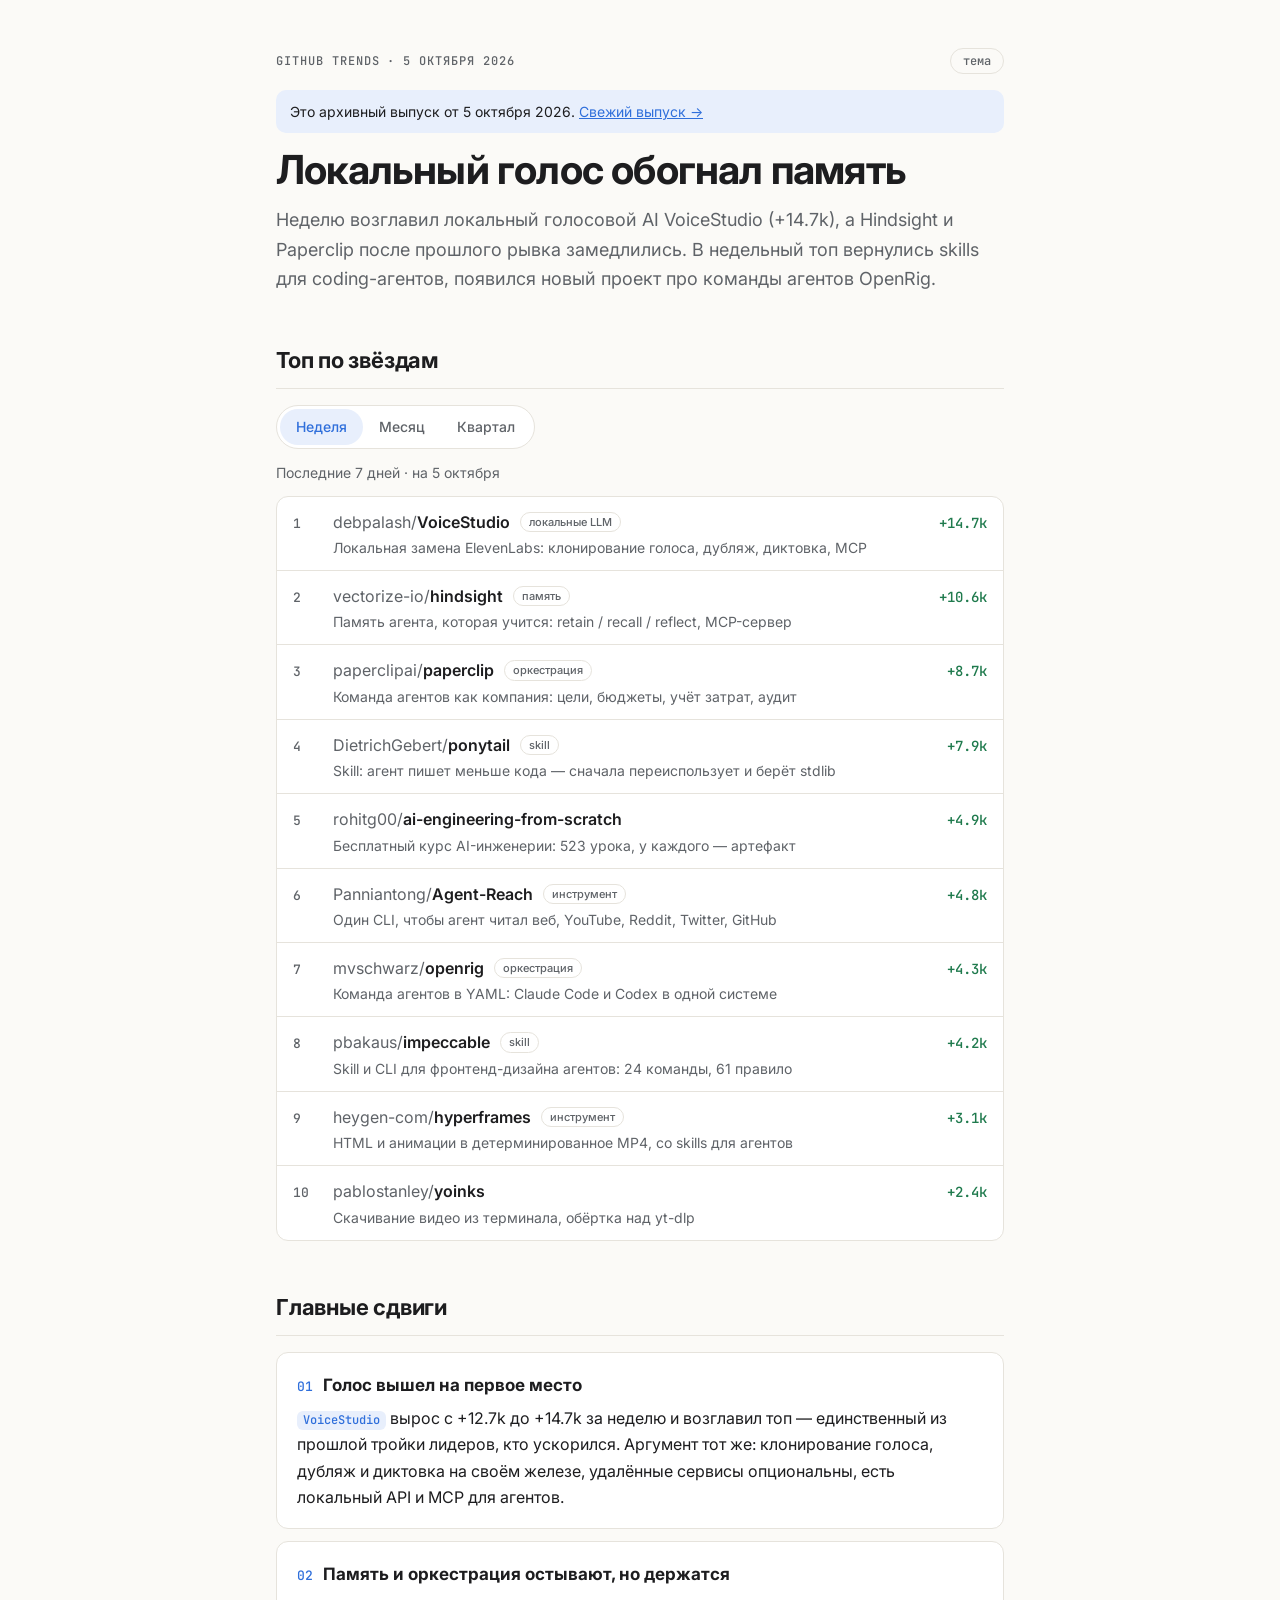
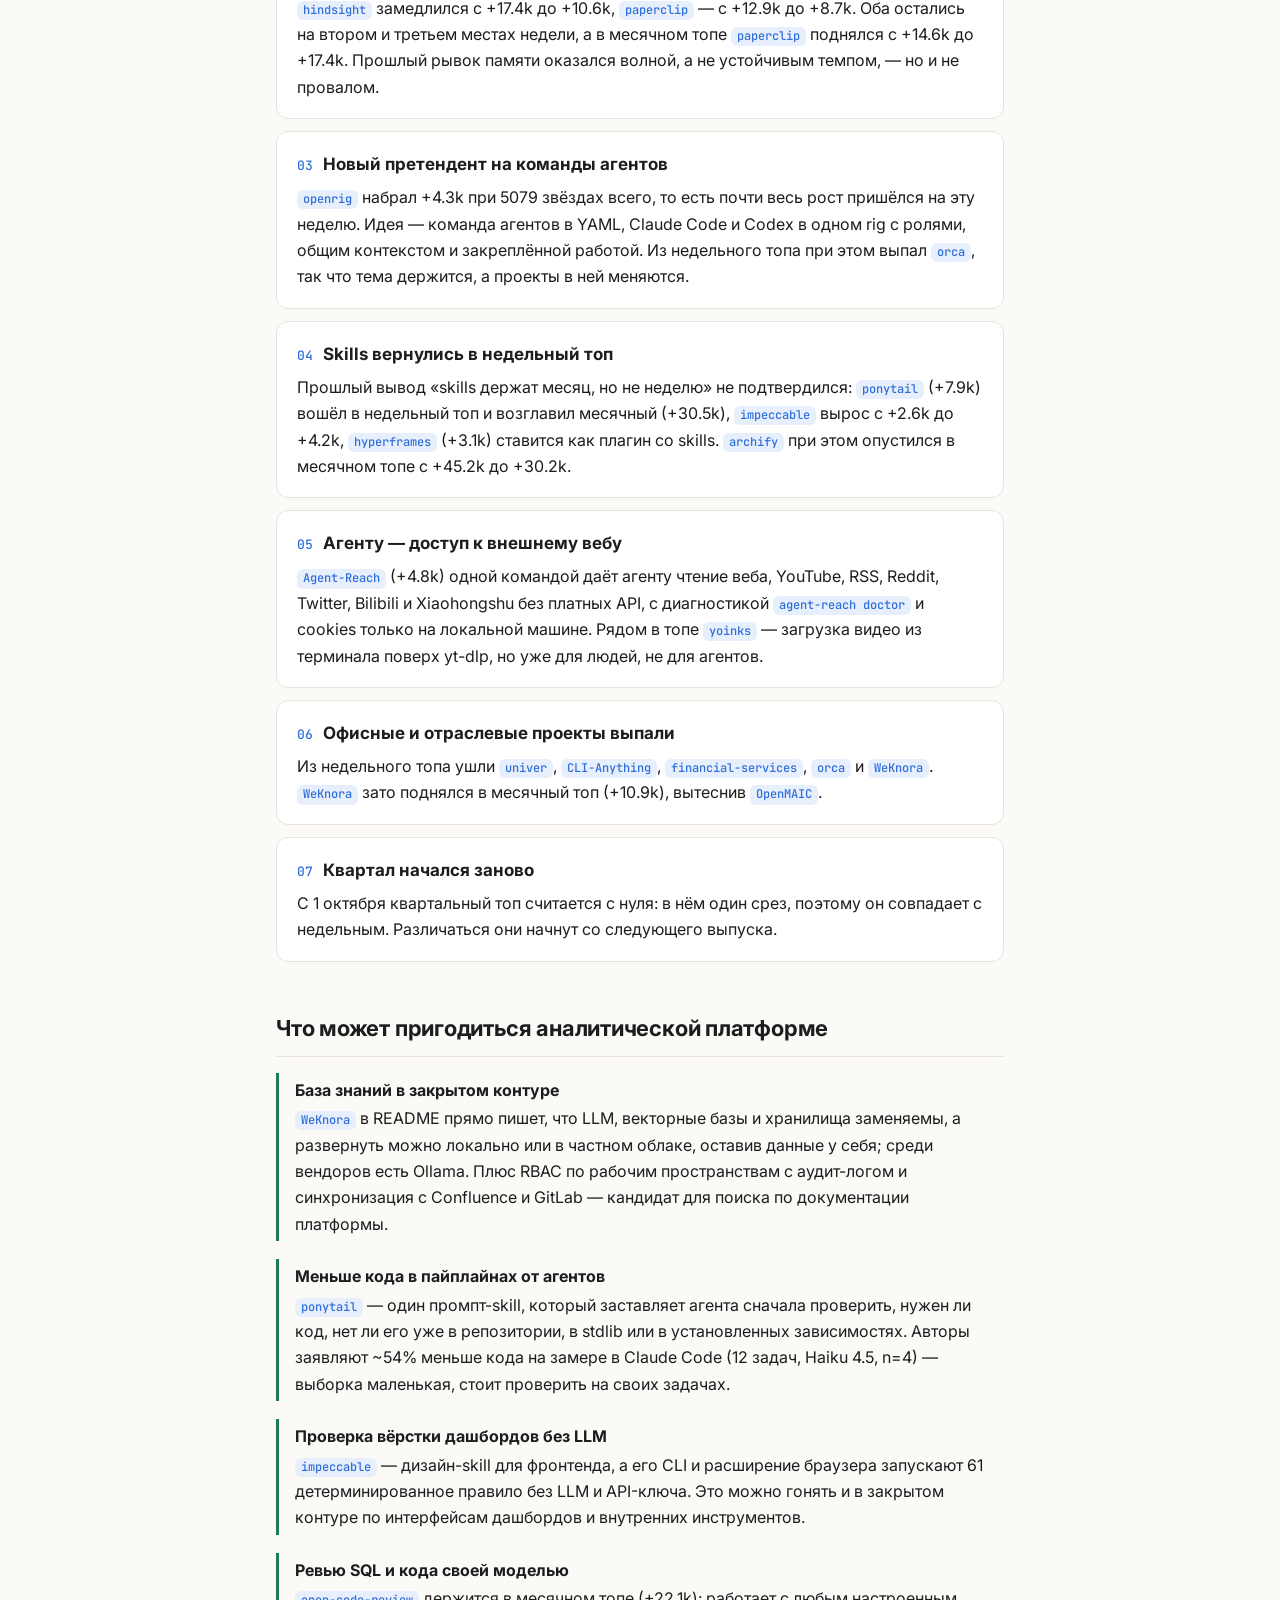
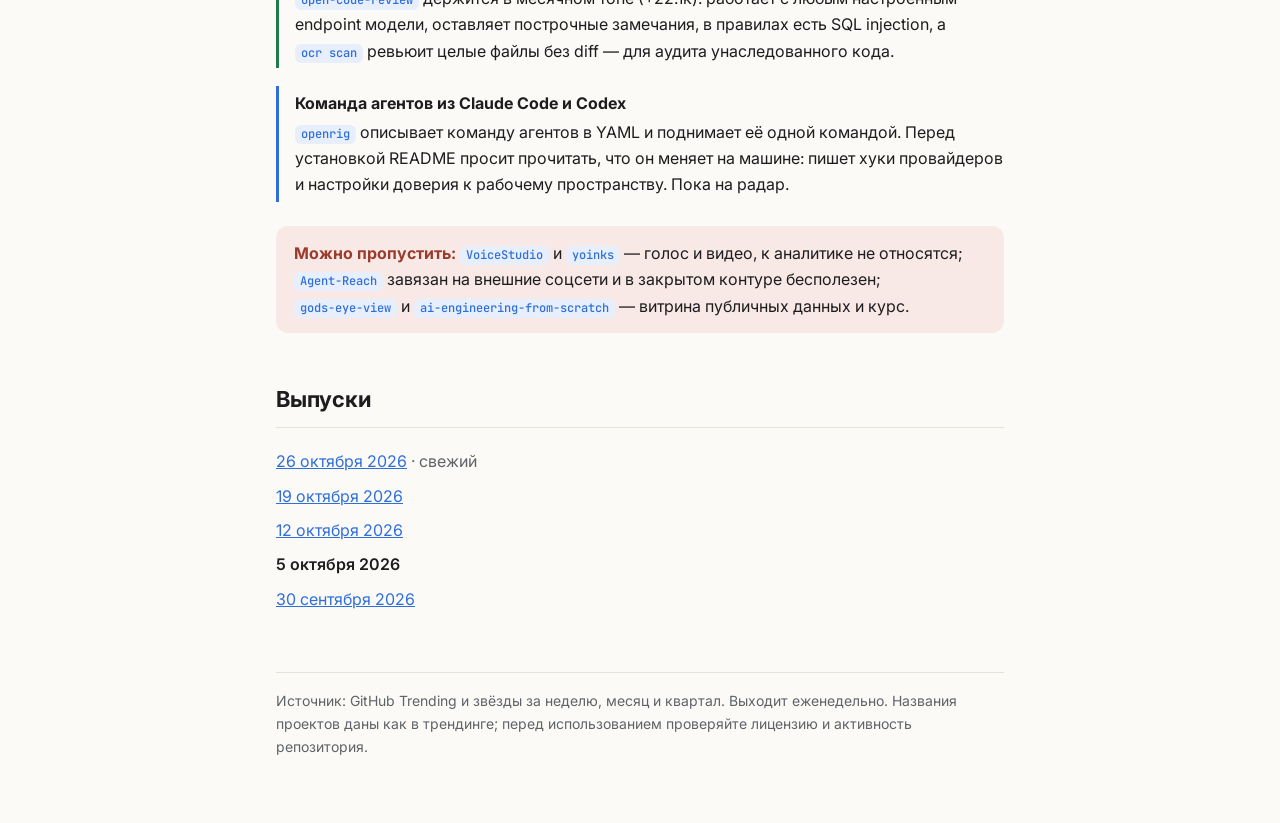
<file: issues/2026-10-05/index.html>
<!doctype html>
<html lang="ru">
<head>
<meta charset="utf-8">
<meta name="viewport" content="width=device-width, initial-scale=1">
<title>GitHub Trends Digest</title>
<meta name="description" content="Куда движется AI-индустрия по трендингу GitHub: неделя, месяц, квартал. Выпуск 5 октября 2026.">
<link rel="canonical" href="https://never-summer.github.io/github-trends-digest/issues/2026-10-05/">
<link rel="preconnect" href="https://fonts.googleapis.com">
<link rel="preconnect" href="https://fonts.gstatic.com" crossorigin>
<link href="https://fonts.googleapis.com/css2?family=Inter:wght@400;500;600;700&family=JetBrains+Mono:wght@500&display=swap" rel="stylesheet">
<link rel="stylesheet" href="../../style.css">
<!-- Yandex.Metrika counter -->
<script type="text/javascript">
    (function(m,e,t,r,i,k,a){
        m[i]=m[i]||function(){(m[i].a=m[i].a||[]).push(arguments)};
        m[i].l=1*new Date();
        for (var j = 0; j < document.scripts.length; j++) {if (document.scripts[j].src === r) { return; }}
        k=e.createElement(t),a=e.getElementsByTagName(t)[0],k.async=1,k.src=r,a.parentNode.insertBefore(k,a)
    })(window, document,'script','https://mc.yandex.ru/metrika/tag.js?id=113201778', 'ym');

    ym(113201778, 'init', {ssr:true, webvisor:true, clickmap:true, ecommerce:"dataLayer", referrer: document.referrer, url: location.href, accurateTrackBounce:true, trackLinks:true});
</script>
<noscript><div><img src="https://mc.yandex.ru/watch/113201778" style="position:absolute; left:-9999px;" alt="" /></div></noscript>
<!-- /Yandex.Metrika counter -->
</head>
<body>
<div class="wrap">

<header>
  <div class="eyebrow">
    <span>GitHub Trends · 5 октября 2026</span>
    <button class="theme-btn" id="themeBtn" type="button" aria-label="Переключить тему">тема</button>
  </div>
  <p class="old-issue">Это архивный выпуск от 5 октября 2026. <a href="../../">Свежий выпуск →</a></p>
<h1>Локальный голос обогнал память</h1>
  <p class="lede">Неделю возглавил локальный голосовой AI VoiceStudio (+14.7k), а Hindsight и Paperclip после прошлого рывка замедлились. В недельный топ вернулись skills для coding-агентов, появился новый проект про команды агентов OpenRig.</p>
</header>

<main>

<h2>Топ по звёздам</h2>

<div class="tops">
  <input type="radio" name="period" id="p-week" checked>
  <input type="radio" name="period" id="p-month">
  <input type="radio" name="period" id="p-quarter">
  <div class="seg">
    <label for="p-week">Неделя</label>
    <label for="p-month">Месяц</label>
    <label for="p-quarter">Квартал</label>
  </div>
  <div class="panel" id="panel-week">
    <p class="caption">Последние 7 дней · на 5 октября</p>
    <ol class="top">
      <li><div class="repo"><a href="https://github.com/debpalash/VoiceStudio"><span class="owner">debpalash/</span>VoiceStudio</a> <span class="cat">локальные LLM</span><p>Локальная замена ElevenLabs: клонирование голоса, дубляж, диктовка, MCP</p></div><span class="stars">+14.7k</span></li>
      <li><div class="repo"><a href="https://github.com/vectorize-io/hindsight"><span class="owner">vectorize-io/</span>hindsight</a> <span class="cat">память</span><p>Память агента, которая учится: retain / recall / reflect, MCP-сервер</p></div><span class="stars">+10.6k</span></li>
      <li><div class="repo"><a href="https://github.com/paperclipai/paperclip"><span class="owner">paperclipai/</span>paperclip</a> <span class="cat">оркестрация</span><p>Команда агентов как компания: цели, бюджеты, учёт затрат, аудит</p></div><span class="stars">+8.7k</span></li>
      <li><div class="repo"><a href="https://github.com/DietrichGebert/ponytail"><span class="owner">DietrichGebert/</span>ponytail</a> <span class="cat">skill</span><p>Skill: агент пишет меньше кода — сначала переиспользует и берёт stdlib</p></div><span class="stars">+7.9k</span></li>
      <li><div class="repo"><a href="https://github.com/rohitg00/ai-engineering-from-scratch"><span class="owner">rohitg00/</span>ai-engineering-from-scratch</a><p>Бесплатный курс AI-инженерии: 523 урока, у каждого — артефакт</p></div><span class="stars">+4.9k</span></li>
      <li><div class="repo"><a href="https://github.com/Panniantong/Agent-Reach"><span class="owner">Panniantong/</span>Agent-Reach</a> <span class="cat">инструмент</span><p>Один CLI, чтобы агент читал веб, YouTube, Reddit, Twitter, GitHub</p></div><span class="stars">+4.8k</span></li>
      <li><div class="repo"><a href="https://github.com/mvschwarz/openrig"><span class="owner">mvschwarz/</span>openrig</a> <span class="cat">оркестрация</span><p>Команда агентов в YAML: Claude Code и Codex в одной системе</p></div><span class="stars">+4.3k</span></li>
      <li><div class="repo"><a href="https://github.com/pbakaus/impeccable"><span class="owner">pbakaus/</span>impeccable</a> <span class="cat">skill</span><p>Skill и CLI для фронтенд-дизайна агентов: 24 команды, 61 правило</p></div><span class="stars">+4.2k</span></li>
      <li><div class="repo"><a href="https://github.com/heygen-com/hyperframes"><span class="owner">heygen-com/</span>hyperframes</a> <span class="cat">инструмент</span><p>HTML и анимации в детерминированное MP4, со skills для агентов</p></div><span class="stars">+3.1k</span></li>
      <li><div class="repo"><a href="https://github.com/pablostanley/yoinks"><span class="owner">pablostanley/</span>yoinks</a><p>Скачивание видео из терминала, обёртка над yt-dlp</p></div><span class="stars">+2.4k</span></li>
    </ol>
  </div>
  <div class="panel" id="panel-month">
    <p class="caption">Последние 30 дней · на 5 октября</p>
    <ol class="top">
      <li><div class="repo"><a href="https://github.com/DietrichGebert/ponytail"><span class="owner">DietrichGebert/</span>ponytail</a> <span class="cat">skill</span><p>Skill: агент пишет меньше кода, как ленивый сеньор</p></div><span class="stars">+30.5k</span></li>
      <li><div class="repo"><a href="https://github.com/bilawalsidhu/gods-eye-view"><span class="owner">bilawalsidhu/</span>gods-eye-view</a><p>3D-глобус с живыми публичными данными: самолёты, суда, спутники</p></div><span class="stars">+30.3k</span></li>
      <li><div class="repo"><a href="https://github.com/tt-a1i/archify"><span class="owner">tt-a1i/</span>archify</a> <span class="cat">skill</span><p>Skill: интерактивные HTML-диаграммы из описания или репозитория</p></div><span class="stars">+30.2k</span></li>
      <li><div class="repo"><a href="https://github.com/ayghri/i-have-adhd"><span class="owner">ayghri/</span>i-have-adhd</a> <span class="cat">skill</span><p>Skill: агент отвечает с действия, шагами, без воды</p></div><span class="stars">+26.6k</span></li>
      <li><div class="repo"><a href="https://github.com/affaan-m/ECC"><span class="owner">affaan-m/</span>ECC</a> <span class="cat">harness</span><p>Оптимизация harness: skills, память, безопасность для разных агентов</p></div><span class="stars">+26.3k</span></li>
      <li><div class="repo"><a href="https://github.com/vectorize-io/hindsight"><span class="owner">vectorize-io/</span>hindsight</a> <span class="cat">память</span><p>Память агента, которая учится</p></div><span class="stars">+23.2k</span></li>
      <li><div class="repo"><a href="https://github.com/alibaba/open-code-review"><span class="owner">alibaba/</span>open-code-review</a> <span class="cat">инструмент</span><p>Code review: детерминированные пайплайны + LLM-агент, свой endpoint</p></div><span class="stars">+22.1k</span></li>
      <li><div class="repo"><a href="https://github.com/paperclipai/paperclip"><span class="owner">paperclipai/</span>paperclip</a> <span class="cat">оркестрация</span><p>Оркестрация команды агентов с бюджетами и аудитом</p></div><span class="stars">+17.4k</span></li>
      <li><div class="repo"><a href="https://github.com/heygen-com/hyperframes"><span class="owner">heygen-com/</span>hyperframes</a> <span class="cat">инструмент</span><p>HTML и анимации в детерминированное MP4, со skills для агентов</p></div><span class="stars">+12.9k</span></li>
      <li><div class="repo"><a href="https://github.com/Tencent/WeKnora"><span class="owner">Tencent/</span>WeKnora</a> <span class="cat">RAG</span><p>База знаний на LLM: RAG, агент и вики поверх одних документов</p></div><span class="stars">+10.9k</span></li>
    </ol>
  </div>
  <div class="panel" id="panel-quarter">
    <p class="caption">Квартал с 1 октября · сумма 1 недельного среза · квартал только начался</p>
    <ol class="top">
      <li><div class="repo"><a href="https://github.com/debpalash/VoiceStudio"><span class="owner">debpalash/</span>VoiceStudio</a> <span class="cat">локальные LLM</span><p>Локальный голосовой AI</p></div><span class="stars">≈15k</span></li>
      <li><div class="repo"><a href="https://github.com/vectorize-io/hindsight"><span class="owner">vectorize-io/</span>hindsight</a> <span class="cat">память</span><p>Память агента, которая учится</p></div><span class="stars">≈11k</span></li>
      <li><div class="repo"><a href="https://github.com/paperclipai/paperclip"><span class="owner">paperclipai/</span>paperclip</a> <span class="cat">оркестрация</span><p>Оркестрация команды агентов</p></div><span class="stars">≈9k</span></li>
      <li><div class="repo"><a href="https://github.com/DietrichGebert/ponytail"><span class="owner">DietrichGebert/</span>ponytail</a> <span class="cat">skill</span><p>Skill «меньше кода»</p></div><span class="stars">≈8k</span></li>
      <li><div class="repo"><a href="https://github.com/rohitg00/ai-engineering-from-scratch"><span class="owner">rohitg00/</span>ai-engineering-from-scratch</a><p>Курс AI-инженерии</p></div><span class="stars">≈5k</span></li>
      <li><div class="repo"><a href="https://github.com/Panniantong/Agent-Reach"><span class="owner">Panniantong/</span>Agent-Reach</a> <span class="cat">инструмент</span><p>Доступ агента к интернет-платформам</p></div><span class="stars">≈5k</span></li>
      <li><div class="repo"><a href="https://github.com/mvschwarz/openrig"><span class="owner">mvschwarz/</span>openrig</a> <span class="cat">оркестрация</span><p>Сеть агентов из Claude Code и Codex</p></div><span class="stars">≈4k</span></li>
      <li><div class="repo"><a href="https://github.com/pbakaus/impeccable"><span class="owner">pbakaus/</span>impeccable</a> <span class="cat">skill</span><p>Дизайн-skill для coding-агентов</p></div><span class="stars">≈4k</span></li>
      <li><div class="repo"><a href="https://github.com/heygen-com/hyperframes"><span class="owner">heygen-com/</span>hyperframes</a> <span class="cat">инструмент</span><p>Рендер HTML в видео для агентов</p></div><span class="stars">≈3k</span></li>
      <li><div class="repo"><a href="https://github.com/pablostanley/yoinks"><span class="owner">pablostanley/</span>yoinks</a><p>Скачивание видео из терминала</p></div><span class="stars">≈2k</span></li>
    </ol>
  </div>
</div>

<h2>Главные сдвиги</h2>

<section class="trend">
  <h3><span class="n">01</span>Голос вышел на первое место</h3>
  <p><span class="tag">VoiceStudio</span> вырос с +12.7k до +14.7k за неделю и возглавил топ — единственный из прошлой тройки лидеров, кто ускорился. Аргумент тот же: клонирование голоса, дубляж и диктовка на своём железе, удалённые сервисы опциональны, есть локальный API и MCP для агентов.</p>
</section>

<section class="trend">
  <h3><span class="n">02</span>Память и оркестрация остывают, но держатся</h3>
  <p><span class="tag">hindsight</span> замедлился с +17.4k до +10.6k, <span class="tag">paperclip</span> — с +12.9k до +8.7k. Оба остались на втором и третьем местах недели, а в месячном топе <span class="tag">paperclip</span> поднялся с +14.6k до +17.4k. Прошлый рывок памяти оказался волной, а не устойчивым темпом, — но и не провалом.</p>
</section>

<section class="trend">
  <h3><span class="n">03</span>Новый претендент на команды агентов</h3>
  <p><span class="tag">openrig</span> набрал +4.3k при 5079 звёздах всего, то есть почти весь рост пришёлся на эту неделю. Идея — команда агентов в YAML, Claude Code и Codex в одном rig с ролями, общим контекстом и закреплённой работой. Из недельного топа при этом выпал <span class="tag">orca</span>, так что тема держится, а проекты в ней меняются.</p>
</section>

<section class="trend">
  <h3><span class="n">04</span>Skills вернулись в недельный топ</h3>
  <p>Прошлый вывод «skills держат месяц, но не неделю» не подтвердился: <span class="tag">ponytail</span> (+7.9k) вошёл в недельный топ и возглавил месячный (+30.5k), <span class="tag">impeccable</span> вырос с +2.6k до +4.2k, <span class="tag">hyperframes</span> (+3.1k) ставится как плагин со skills. <span class="tag">archify</span> при этом опустился в месячном топе с +45.2k до +30.2k.</p>
</section>

<section class="trend">
  <h3><span class="n">05</span>Агенту — доступ к внешнему вебу</h3>
  <p><span class="tag">Agent-Reach</span> (+4.8k) одной командой даёт агенту чтение веба, YouTube, RSS, Reddit, Twitter, Bilibili и Xiaohongshu без платных API, с диагностикой <span class="tag">agent-reach doctor</span> и cookies только на локальной машине. Рядом в топе <span class="tag">yoinks</span> — загрузка видео из терминала поверх yt-dlp, но уже для людей, не для агентов.</p>
</section>

<section class="trend">
  <h3><span class="n">06</span>Офисные и отраслевые проекты выпали</h3>
  <p>Из недельного топа ушли <span class="tag">univer</span>, <span class="tag">CLI-Anything</span>, <span class="tag">financial-services</span>, <span class="tag">orca</span> и <span class="tag">WeKnora</span>. <span class="tag">WeKnora</span> зато поднялся в месячный топ (+10.9k), вытеснив <span class="tag">OpenMAIC</span>.</p>
</section>

<section class="trend">
  <h3><span class="n">07</span>Квартал начался заново</h3>
  <p>С 1 октября квартальный топ считается с нуля: в нём один срез, поэтому он совпадает с недельным. Различаться они начнут со следующего выпуска.</p>
</section>

<h2>Что может пригодиться аналитической платформе</h2>

<div class="pick">
  <strong>База знаний в закрытом контуре</strong>
  <p><span class="tag">WeKnora</span> в README прямо пишет, что LLM, векторные базы и хранилища заменяемы, а развернуть можно локально или в частном облаке, оставив данные у себя; среди вендоров есть Ollama. Плюс RBAC по рабочим пространствам с аудит-логом и синхронизация с Confluence и GitLab — кандидат для поиска по документации платформы.</p>
</div>

<div class="pick">
  <strong>Меньше кода в пайплайнах от агентов</strong>
  <p><span class="tag">ponytail</span> — один промпт-skill, который заставляет агента сначала проверить, нужен ли код, нет ли его уже в репозитории, в stdlib или в установленных зависимостях. Авторы заявляют ~54% меньше кода на замере в Claude Code (12 задач, Haiku 4.5, n=4) — выборка маленькая, стоит проверить на своих задачах.</p>
</div>

<div class="pick">
  <strong>Проверка вёрстки дашбордов без LLM</strong>
  <p><span class="tag">impeccable</span> — дизайн-skill для фронтенда, а его CLI и расширение браузера запускают 61 детерминированное правило без LLM и API-ключа. Это можно гонять и в закрытом контуре по интерфейсам дашбордов и внутренних инструментов.</p>
</div>

<div class="pick">
  <strong>Ревью SQL и кода своей моделью</strong>
  <p><span class="tag">open-code-review</span> держится в месячном топе (+22.1k): работает с любым настроенным endpoint модели, оставляет построчные замечания, в правилах есть SQL injection, а <span class="tag">ocr scan</span> ревьюит целые файлы без diff — для аудита унаследованного кода.</p>
</div>

<div class="pick radar">
  <strong>Команда агентов из Claude Code и Codex</strong>
  <p><span class="tag">openrig</span> описывает команду агентов в YAML и поднимает её одной командой. Перед установкой README просит прочитать, что он меняет на машине: пишет хуки провайдеров и настройки доверия к рабочему пространству. Пока на радар.</p>
</div>

<div class="skip">
  <b>Можно пропустить:</b> <span class="tag">VoiceStudio</span> и <span class="tag">yoinks</span> — голос и видео, к аналитике не относятся; <span class="tag">Agent-Reach</span> завязан на внешние соцсети и в закрытом контуре бесполезен; <span class="tag">gods-eye-view</span> и <span class="tag">ai-engineering-from-scratch</span> — витрина публичных данных и курс.
</div>

<h2>Выпуски</h2>

<ul class="archive">
  <li><a href="../../">26 октября 2026</a> · свежий</li>
  <li><a href="../../issues/2026-10-19/">19 октября 2026</a></li>
  <li><a href="../../issues/2026-10-12/">12 октября 2026</a></li>
  <li><b>5 октября 2026</b></li>
  <li><a href="../../issues/2026-09-30/">30 сентября 2026</a></li>
</ul>

</main>

<footer>
  Источник: GitHub Trending и звёзды за неделю, месяц и квартал. Выходит еженедельно. Названия проектов даны как в трендинге; перед использованием проверяйте лицензию и активность репозитория.
</footer>

</div>
<script>
  (function () {
    var root = document.documentElement, btn = document.getElementById('themeBtn');
    try { var saved = localStorage.getItem('theme'); if (saved) root.setAttribute('data-theme', saved); } catch (e) {}
    btn.addEventListener('click', function () {
      var dark = root.getAttribute('data-theme')
        ? root.getAttribute('data-theme') === 'dark'
        : window.matchMedia('(prefers-color-scheme: dark)').matches;
      var next = dark ? 'light' : 'dark';
      root.setAttribute('data-theme', next);
      try { localStorage.setItem('theme', next); } catch (e) {}
    });
  })();
</script>
</body>
</html>
</file>
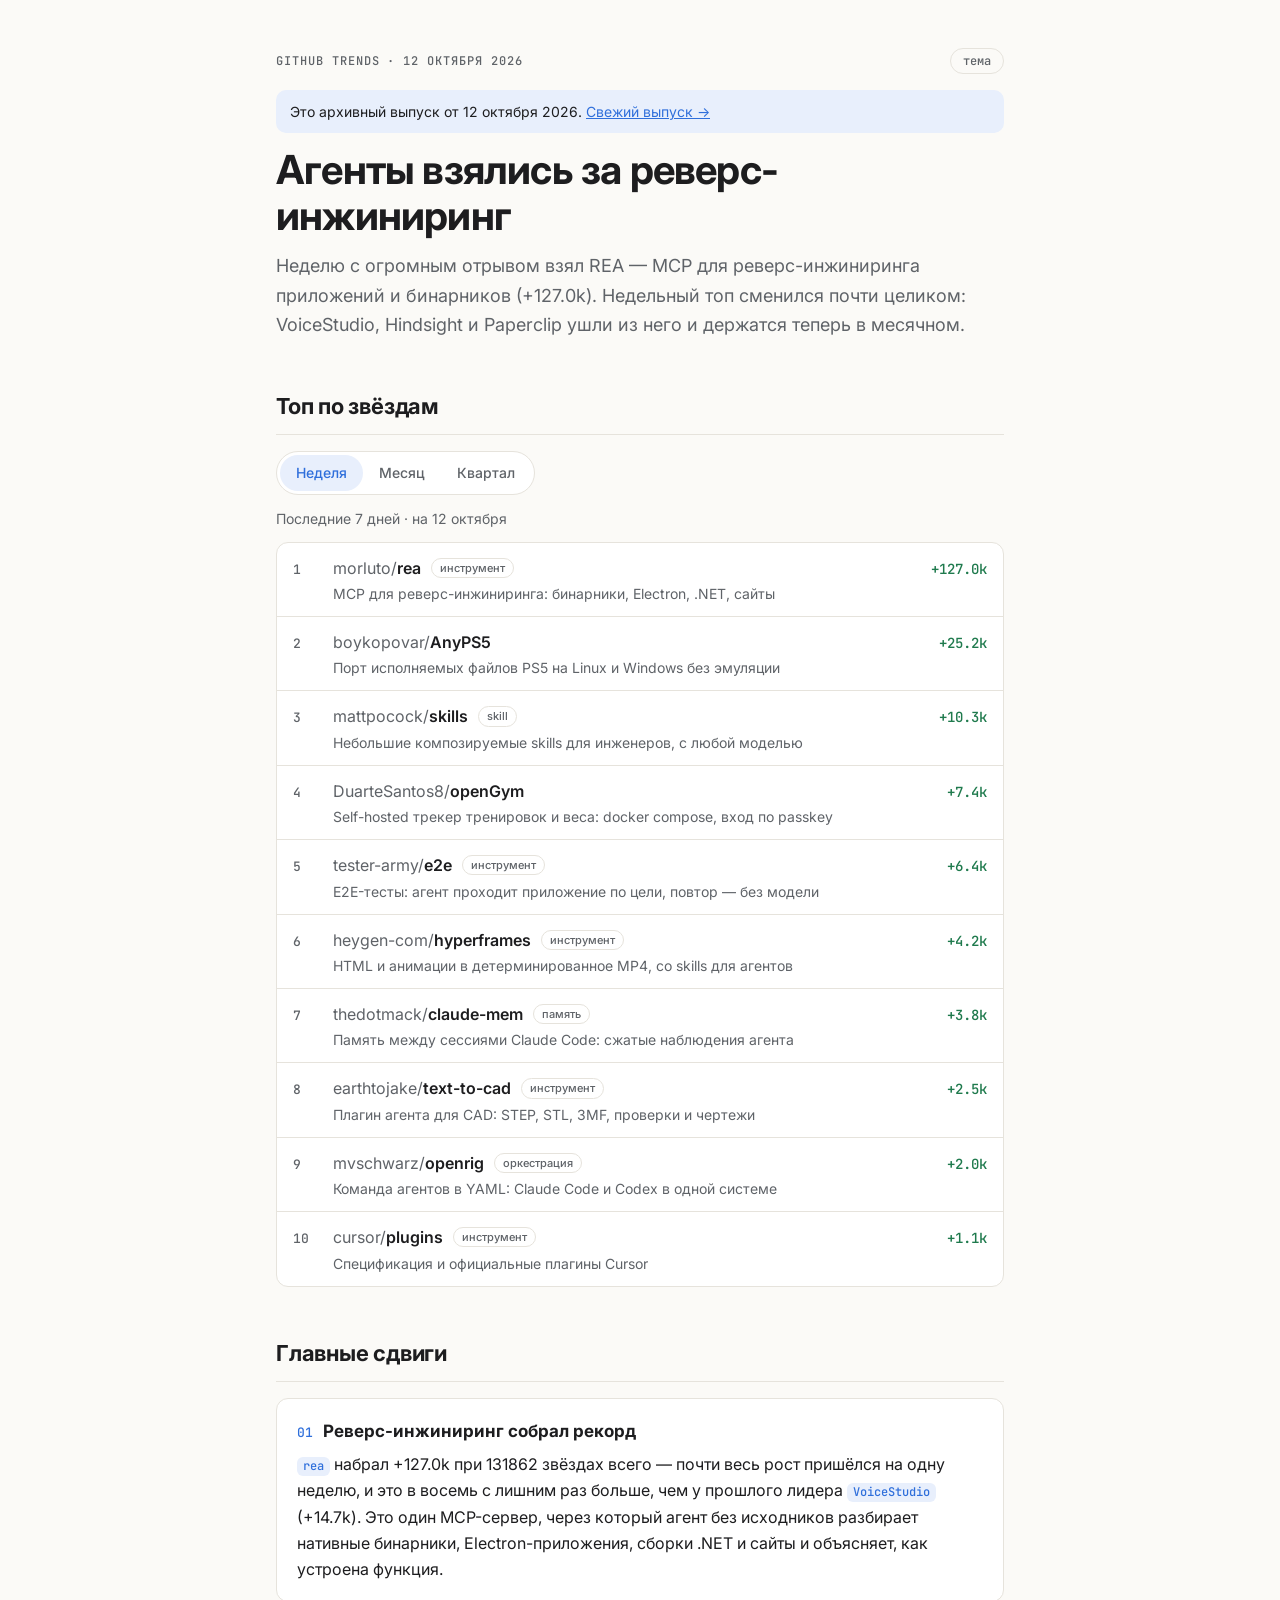
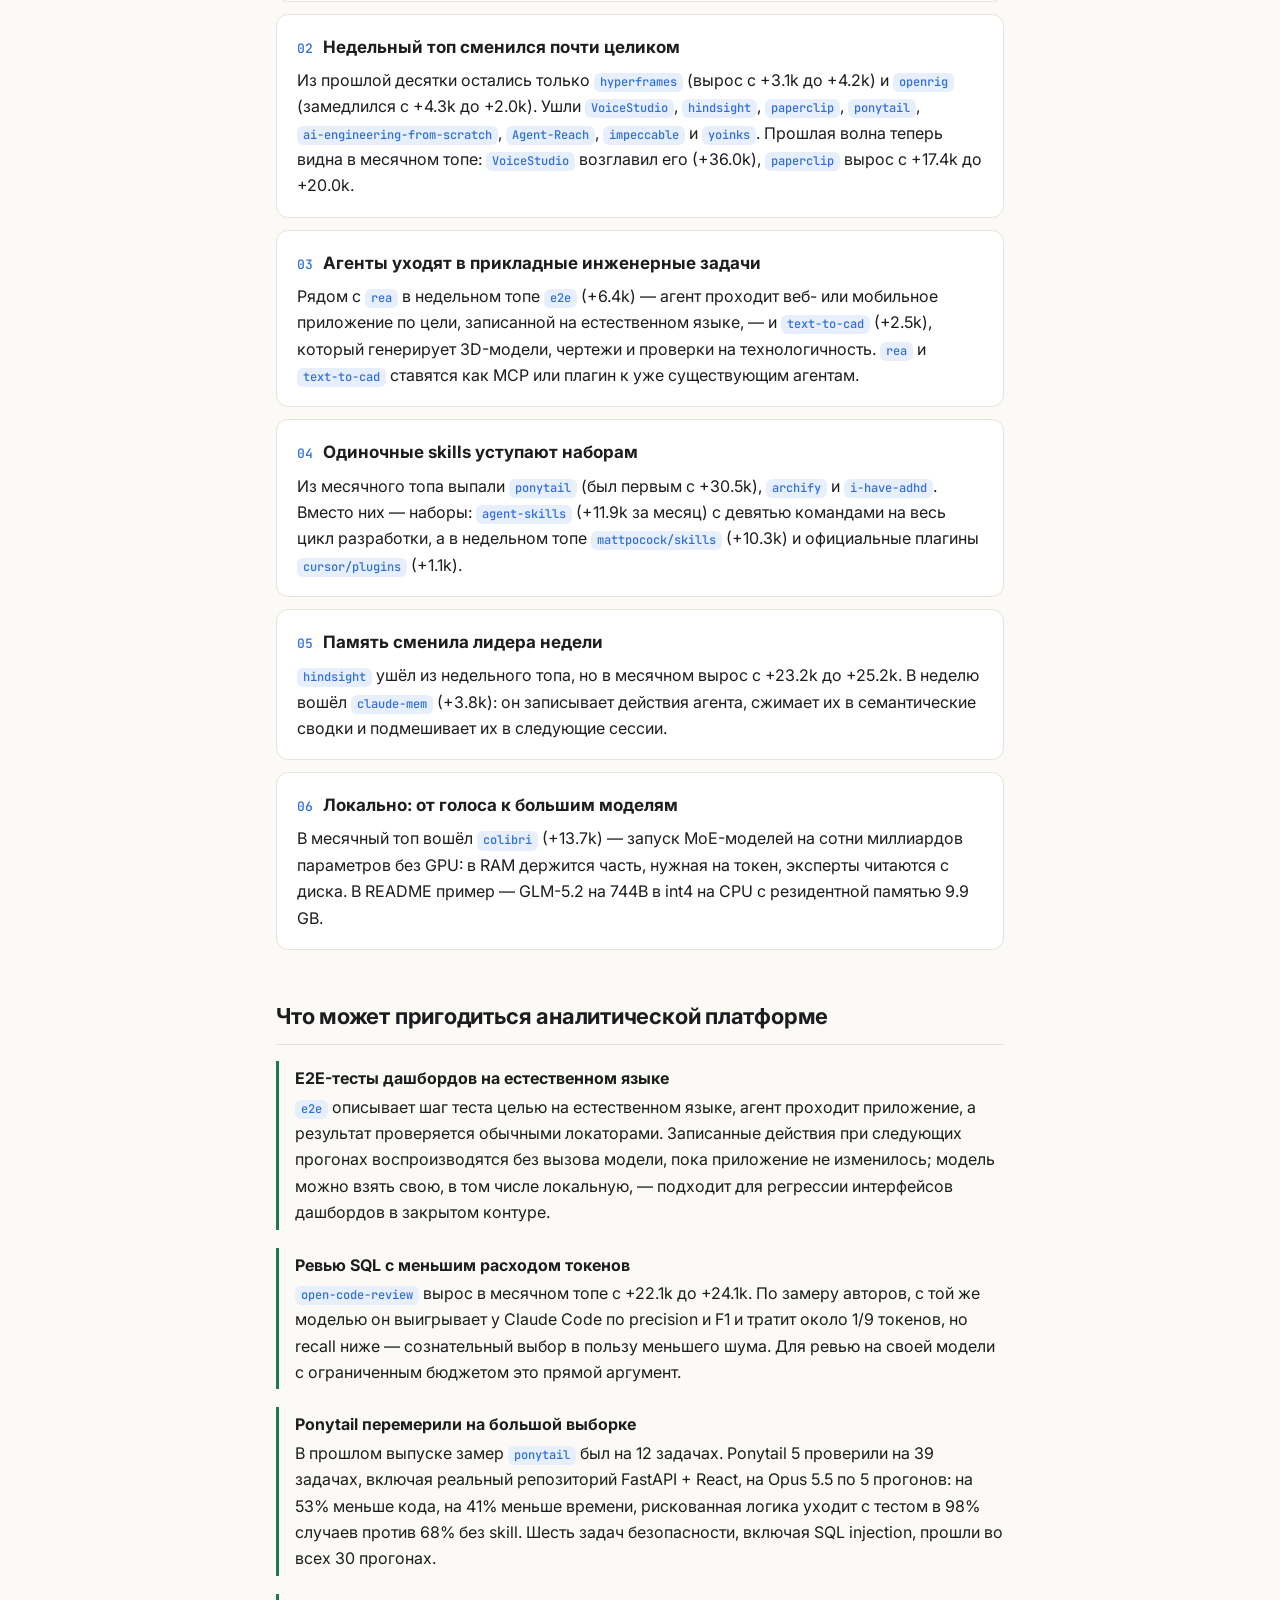
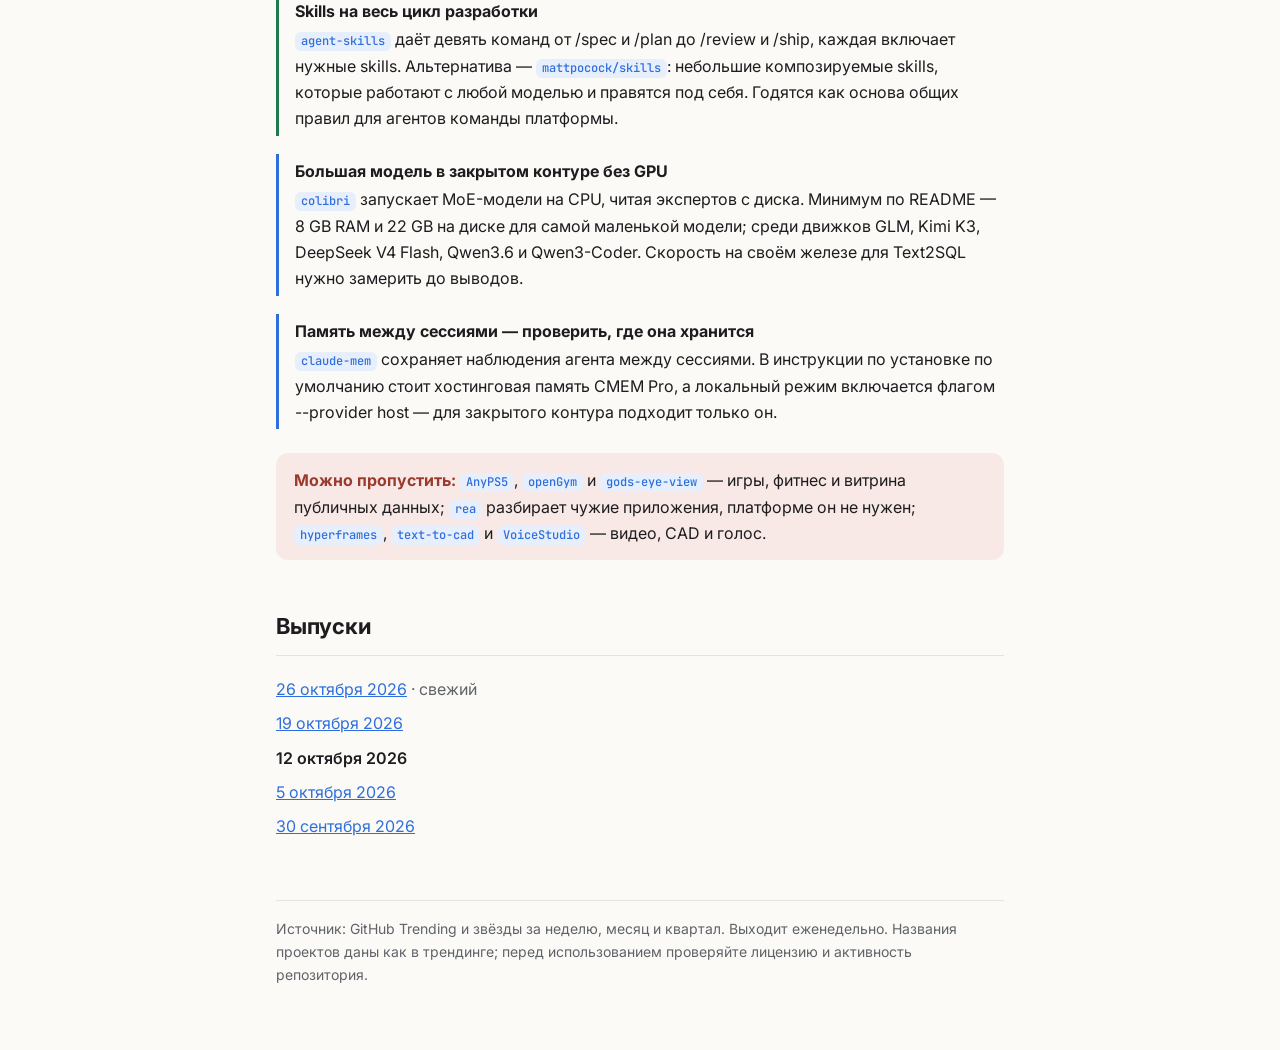
<file: issues/2026-10-12/index.html>
<!doctype html>
<html lang="ru">
<head>
<meta charset="utf-8">
<meta name="viewport" content="width=device-width, initial-scale=1">
<title>GitHub Trends Digest</title>
<meta name="description" content="Куда движется AI-индустрия по трендингу GitHub: неделя, месяц, квартал. Выпуск 12 октября 2026.">
<link rel="canonical" href="https://never-summer.github.io/github-trends-digest/issues/2026-10-12/">
<link rel="preconnect" href="https://fonts.googleapis.com">
<link rel="preconnect" href="https://fonts.gstatic.com" crossorigin>
<link href="https://fonts.googleapis.com/css2?family=Inter:wght@400;500;600;700&family=JetBrains+Mono:wght@500&display=swap" rel="stylesheet">
<link rel="stylesheet" href="../../style.css">
<!-- Yandex.Metrika counter -->
<script type="text/javascript">
    (function(m,e,t,r,i,k,a){
        m[i]=m[i]||function(){(m[i].a=m[i].a||[]).push(arguments)};
        m[i].l=1*new Date();
        for (var j = 0; j < document.scripts.length; j++) {if (document.scripts[j].src === r) { return; }}
        k=e.createElement(t),a=e.getElementsByTagName(t)[0],k.async=1,k.src=r,a.parentNode.insertBefore(k,a)
    })(window, document,'script','https://mc.yandex.ru/metrika/tag.js?id=113201778', 'ym');

    ym(113201778, 'init', {ssr:true, webvisor:true, clickmap:true, ecommerce:"dataLayer", referrer: document.referrer, url: location.href, accurateTrackBounce:true, trackLinks:true});
</script>
<noscript><div><img src="https://mc.yandex.ru/watch/113201778" style="position:absolute; left:-9999px;" alt="" /></div></noscript>
<!-- /Yandex.Metrika counter -->
</head>
<body>
<div class="wrap">

<header>
  <div class="eyebrow">
    <span>GitHub Trends · 12 октября 2026</span>
    <button class="theme-btn" id="themeBtn" type="button" aria-label="Переключить тему">тема</button>
  </div>
  <p class="old-issue">Это архивный выпуск от 12 октября 2026. <a href="../../">Свежий выпуск →</a></p>
<h1>Агенты взялись за реверс-инжиниринг</h1>
  <p class="lede">Неделю с огромным отрывом взял REA — MCP для реверс-инжиниринга приложений и бинарников (+127.0k). Недельный топ сменился почти целиком: VoiceStudio, Hindsight и Paperclip ушли из него и держатся теперь в месячном.</p>
</header>

<main>

<h2>Топ по звёздам</h2>

<div class="tops">
  <input type="radio" name="period" id="p-week" checked>
  <input type="radio" name="period" id="p-month">
  <input type="radio" name="period" id="p-quarter">
  <div class="seg">
    <label for="p-week">Неделя</label>
    <label for="p-month">Месяц</label>
    <label for="p-quarter">Квартал</label>
  </div>
  <div class="panel" id="panel-week">
    <p class="caption">Последние 7 дней · на 12 октября</p>
    <ol class="top">
      <li><div class="repo"><a href="https://github.com/morluto/rea"><span class="owner">morluto/</span>rea</a> <span class="cat">инструмент</span><p>MCP для реверс-инжиниринга: бинарники, Electron, .NET, сайты</p></div><span class="stars">+127.0k</span></li>
      <li><div class="repo"><a href="https://github.com/boykopovar/AnyPS5"><span class="owner">boykopovar/</span>AnyPS5</a><p>Порт исполняемых файлов PS5 на Linux и Windows без эмуляции</p></div><span class="stars">+25.2k</span></li>
      <li><div class="repo"><a href="https://github.com/mattpocock/skills"><span class="owner">mattpocock/</span>skills</a> <span class="cat">skill</span><p>Небольшие композируемые skills для инженеров, с любой моделью</p></div><span class="stars">+10.3k</span></li>
      <li><div class="repo"><a href="https://github.com/DuarteSantos8/openGym"><span class="owner">DuarteSantos8/</span>openGym</a><p>Self-hosted трекер тренировок и веса: docker compose, вход по passkey</p></div><span class="stars">+7.4k</span></li>
      <li><div class="repo"><a href="https://github.com/tester-army/e2e"><span class="owner">tester-army/</span>e2e</a> <span class="cat">инструмент</span><p>E2E-тесты: агент проходит приложение по цели, повтор — без модели</p></div><span class="stars">+6.4k</span></li>
      <li><div class="repo"><a href="https://github.com/heygen-com/hyperframes"><span class="owner">heygen-com/</span>hyperframes</a> <span class="cat">инструмент</span><p>HTML и анимации в детерминированное MP4, со skills для агентов</p></div><span class="stars">+4.2k</span></li>
      <li><div class="repo"><a href="https://github.com/thedotmack/claude-mem"><span class="owner">thedotmack/</span>claude-mem</a> <span class="cat">память</span><p>Память между сессиями Claude Code: сжатые наблюдения агента</p></div><span class="stars">+3.8k</span></li>
      <li><div class="repo"><a href="https://github.com/earthtojake/text-to-cad"><span class="owner">earthtojake/</span>text-to-cad</a> <span class="cat">инструмент</span><p>Плагин агента для CAD: STEP, STL, 3MF, проверки и чертежи</p></div><span class="stars">+2.5k</span></li>
      <li><div class="repo"><a href="https://github.com/mvschwarz/openrig"><span class="owner">mvschwarz/</span>openrig</a> <span class="cat">оркестрация</span><p>Команда агентов в YAML: Claude Code и Codex в одной системе</p></div><span class="stars">+2.0k</span></li>
      <li><div class="repo"><a href="https://github.com/cursor/plugins"><span class="owner">cursor/</span>plugins</a> <span class="cat">инструмент</span><p>Спецификация и официальные плагины Cursor</p></div><span class="stars">+1.1k</span></li>
    </ol>
  </div>
  <div class="panel" id="panel-month">
    <p class="caption">Последние 30 дней · на 12 октября</p>
    <ol class="top">
      <li><div class="repo"><a href="https://github.com/debpalash/VoiceStudio"><span class="owner">debpalash/</span>VoiceStudio</a> <span class="cat">локальные LLM</span><p>Локальная замена ElevenLabs: клонирование голоса, дубляж, диктовка, MCP</p></div><span class="stars">+36.0k</span></li>
      <li><div class="repo"><a href="https://github.com/vectorize-io/hindsight"><span class="owner">vectorize-io/</span>hindsight</a> <span class="cat">память</span><p>Память агента, которая учится: retain / recall / reflect</p></div><span class="stars">+25.2k</span></li>
      <li><div class="repo"><a href="https://github.com/bilawalsidhu/gods-eye-view"><span class="owner">bilawalsidhu/</span>gods-eye-view</a><p>3D-глобус с живыми публичными данными: самолёты, суда, спутники</p></div><span class="stars">+25.1k</span></li>
      <li><div class="repo"><a href="https://github.com/alibaba/open-code-review"><span class="owner">alibaba/</span>open-code-review</a> <span class="cat">инструмент</span><p>Code review: детерминированные пайплайны + LLM-агент, свой endpoint</p></div><span class="stars">+24.1k</span></li>
      <li><div class="repo"><a href="https://github.com/affaan-m/ECC"><span class="owner">affaan-m/</span>ECC</a> <span class="cat">harness</span><p>Оптимизация harness: skills, память, безопасность для разных агентов</p></div><span class="stars">+22.4k</span></li>
      <li><div class="repo"><a href="https://github.com/paperclipai/paperclip"><span class="owner">paperclipai/</span>paperclip</a> <span class="cat">оркестрация</span><p>Оркестрация команды агентов: цели, бюджеты, учёт затрат</p></div><span class="stars">+20.0k</span></li>
      <li><div class="repo"><a href="https://github.com/JustVugg/colibri"><span class="owner">JustVugg/</span>colibri</a> <span class="cat">локальные LLM</span><p>Большие MoE-модели на своём железе: чистый C, эксперты с диска</p></div><span class="stars">+13.7k</span></li>
      <li><div class="repo"><a href="https://github.com/rohitg00/ai-engineering-from-scratch"><span class="owner">rohitg00/</span>ai-engineering-from-scratch</a><p>Бесплатный курс AI-инженерии: 528 уроков, 20 фаз</p></div><span class="stars">+13.4k</span></li>
      <li><div class="repo"><a href="https://github.com/heygen-com/hyperframes"><span class="owner">heygen-com/</span>hyperframes</a> <span class="cat">инструмент</span><p>HTML и анимации в детерминированное MP4, со skills для агентов</p></div><span class="stars">+12.0k</span></li>
      <li><div class="repo"><a href="https://github.com/addyosmani/agent-skills"><span class="owner">addyosmani/</span>agent-skills</a> <span class="cat">skill</span><p>Skills на весь цикл разработки: от /spec и /plan до /ship</p></div><span class="stars">+11.9k</span></li>
    </ol>
  </div>
  <div class="panel" id="panel-quarter">
    <p class="caption">Квартал с 1 октября · сумма 2 недельных срезов</p>
    <ol class="top">
      <li><div class="repo"><a href="https://github.com/morluto/rea"><span class="owner">morluto/</span>rea</a> <span class="cat">инструмент</span><p>Реверс-инжиниринг через MCP</p></div><span class="stars">≈127k</span></li>
      <li><div class="repo"><a href="https://github.com/boykopovar/AnyPS5"><span class="owner">boykopovar/</span>AnyPS5</a><p>Порт игр PS5 на Linux и Windows</p></div><span class="stars">≈25k</span></li>
      <li><div class="repo"><a href="https://github.com/debpalash/VoiceStudio"><span class="owner">debpalash/</span>VoiceStudio</a> <span class="cat">локальные LLM</span><p>Локальный голосовой AI</p></div><span class="stars">≈15k</span></li>
      <li><div class="repo"><a href="https://github.com/vectorize-io/hindsight"><span class="owner">vectorize-io/</span>hindsight</a> <span class="cat">память</span><p>Память агента, которая учится</p></div><span class="stars">≈11k</span></li>
      <li><div class="repo"><a href="https://github.com/mattpocock/skills"><span class="owner">mattpocock/</span>skills</a> <span class="cat">skill</span><p>Skills для инженеров</p></div><span class="stars">≈10k</span></li>
      <li><div class="repo"><a href="https://github.com/paperclipai/paperclip"><span class="owner">paperclipai/</span>paperclip</a> <span class="cat">оркестрация</span><p>Оркестрация команды агентов</p></div><span class="stars">≈9k</span></li>
      <li><div class="repo"><a href="https://github.com/DietrichGebert/ponytail"><span class="owner">DietrichGebert/</span>ponytail</a> <span class="cat">skill</span><p>Skill «меньше кода»</p></div><span class="stars">≈8k</span></li>
      <li><div class="repo"><a href="https://github.com/DuarteSantos8/openGym"><span class="owner">DuarteSantos8/</span>openGym</a><p>Self-hosted фитнес-трекер</p></div><span class="stars">≈7k</span></li>
      <li><div class="repo"><a href="https://github.com/heygen-com/hyperframes"><span class="owner">heygen-com/</span>hyperframes</a> <span class="cat">инструмент</span><p>Рендер HTML в видео для агентов</p></div><span class="stars">≈7k</span></li>
      <li><div class="repo"><a href="https://github.com/tester-army/e2e"><span class="owner">tester-army/</span>e2e</a> <span class="cat">инструмент</span><p>E2E-тесты с агентом</p></div><span class="stars">≈6k</span></li>
    </ol>
  </div>
</div>

<h2>Главные сдвиги</h2>

<section class="trend">
  <h3><span class="n">01</span>Реверс-инжиниринг собрал рекорд</h3>
  <p><span class="tag">rea</span> набрал +127.0k при 131862 звёздах всего — почти весь рост пришёлся на одну неделю, и это в восемь с лишним раз больше, чем у прошлого лидера <span class="tag">VoiceStudio</span> (+14.7k). Это один MCP-сервер, через который агент без исходников разбирает нативные бинарники, Electron-приложения, сборки .NET и сайты и объясняет, как устроена функция.</p>
</section>

<section class="trend">
  <h3><span class="n">02</span>Недельный топ сменился почти целиком</h3>
  <p>Из прошлой десятки остались только <span class="tag">hyperframes</span> (вырос с +3.1k до +4.2k) и <span class="tag">openrig</span> (замедлился с +4.3k до +2.0k). Ушли <span class="tag">VoiceStudio</span>, <span class="tag">hindsight</span>, <span class="tag">paperclip</span>, <span class="tag">ponytail</span>, <span class="tag">ai-engineering-from-scratch</span>, <span class="tag">Agent-Reach</span>, <span class="tag">impeccable</span> и <span class="tag">yoinks</span>. Прошлая волна теперь видна в месячном топе: <span class="tag">VoiceStudio</span> возглавил его (+36.0k), <span class="tag">paperclip</span> вырос с +17.4k до +20.0k.</p>
</section>

<section class="trend">
  <h3><span class="n">03</span>Агенты уходят в прикладные инженерные задачи</h3>
  <p>Рядом с <span class="tag">rea</span> в недельном топе <span class="tag">e2e</span> (+6.4k) — агент проходит веб- или мобильное приложение по цели, записанной на естественном языке, — и <span class="tag">text-to-cad</span> (+2.5k), который генерирует 3D-модели, чертежи и проверки на технологичность. <span class="tag">rea</span> и <span class="tag">text-to-cad</span> ставятся как MCP или плагин к уже существующим агентам.</p>
</section>

<section class="trend">
  <h3><span class="n">04</span>Одиночные skills уступают наборам</h3>
  <p>Из месячного топа выпали <span class="tag">ponytail</span> (был первым с +30.5k), <span class="tag">archify</span> и <span class="tag">i-have-adhd</span>. Вместо них — наборы: <span class="tag">agent-skills</span> (+11.9k за месяц) с девятью командами на весь цикл разработки, а в недельном топе <span class="tag">mattpocock/skills</span> (+10.3k) и официальные плагины <span class="tag">cursor/plugins</span> (+1.1k).</p>
</section>

<section class="trend">
  <h3><span class="n">05</span>Память сменила лидера недели</h3>
  <p><span class="tag">hindsight</span> ушёл из недельного топа, но в месячном вырос с +23.2k до +25.2k. В неделю вошёл <span class="tag">claude-mem</span> (+3.8k): он записывает действия агента, сжимает их в семантические сводки и подмешивает их в следующие сессии.</p>
</section>

<section class="trend">
  <h3><span class="n">06</span>Локально: от голоса к большим моделям</h3>
  <p>В месячный топ вошёл <span class="tag">colibri</span> (+13.7k) — запуск MoE-моделей на сотни миллиардов параметров без GPU: в RAM держится часть, нужная на токен, эксперты читаются с диска. В README пример — GLM-5.2 на 744B в int4 на CPU с резидентной памятью 9.9 GB.</p>
</section>

<h2>Что может пригодиться аналитической платформе</h2>

<div class="pick">
  <strong>E2E-тесты дашбордов на естественном языке</strong>
  <p><span class="tag">e2e</span> описывает шаг теста целью на естественном языке, агент проходит приложение, а результат проверяется обычными локаторами. Записанные действия при следующих прогонах воспроизводятся без вызова модели, пока приложение не изменилось; модель можно взять свою, в том числе локальную, — подходит для регрессии интерфейсов дашбордов в закрытом контуре.</p>
</div>

<div class="pick">
  <strong>Ревью SQL с меньшим расходом токенов</strong>
  <p><span class="tag">open-code-review</span> вырос в месячном топе с +22.1k до +24.1k. По замеру авторов, с той же моделью он выигрывает у Claude Code по precision и F1 и тратит около 1/9 токенов, но recall ниже — сознательный выбор в пользу меньшего шума. Для ревью на своей модели с ограниченным бюджетом это прямой аргумент.</p>
</div>

<div class="pick">
  <strong>Ponytail перемерили на большой выборке</strong>
  <p>В прошлом выпуске замер <span class="tag">ponytail</span> был на 12 задачах. Ponytail 5 проверили на 39 задачах, включая реальный репозиторий FastAPI + React, на Opus 5.5 по 5 прогонов: на 53% меньше кода, на 41% меньше времени, рискованная логика уходит с тестом в 98% случаев против 68% без skill. Шесть задач безопасности, включая SQL injection, прошли во всех 30 прогонах.</p>
</div>

<div class="pick">
  <strong>Skills на весь цикл разработки</strong>
  <p><span class="tag">agent-skills</span> даёт девять команд от /spec и /plan до /review и /ship, каждая включает нужные skills. Альтернатива — <span class="tag">mattpocock/skills</span>: небольшие композируемые skills, которые работают с любой моделью и правятся под себя. Годятся как основа общих правил для агентов команды платформы.</p>
</div>

<div class="pick radar">
  <strong>Большая модель в закрытом контуре без GPU</strong>
  <p><span class="tag">colibri</span> запускает MoE-модели на CPU, читая экспертов с диска. Минимум по README — 8 GB RAM и 22 GB на диске для самой маленькой модели; среди движков GLM, Kimi K3, DeepSeek V4 Flash, Qwen3.6 и Qwen3-Coder. Скорость на своём железе для Text2SQL нужно замерить до выводов.</p>
</div>

<div class="pick radar">
  <strong>Память между сессиями — проверить, где она хранится</strong>
  <p><span class="tag">claude-mem</span> сохраняет наблюдения агента между сессиями. В инструкции по установке по умолчанию стоит хостинговая память CMEM Pro, а локальный режим включается флагом --provider host — для закрытого контура подходит только он.</p>
</div>

<div class="skip">
  <b>Можно пропустить:</b> <span class="tag">AnyPS5</span>, <span class="tag">openGym</span> и <span class="tag">gods-eye-view</span> — игры, фитнес и витрина публичных данных; <span class="tag">rea</span> разбирает чужие приложения, платформе он не нужен; <span class="tag">hyperframes</span>, <span class="tag">text-to-cad</span> и <span class="tag">VoiceStudio</span> — видео, CAD и голос.
</div>

<h2>Выпуски</h2>

<ul class="archive">
  <li><a href="../../">26 октября 2026</a> · свежий</li>
  <li><a href="../../issues/2026-10-19/">19 октября 2026</a></li>
  <li><b>12 октября 2026</b></li>
  <li><a href="../../issues/2026-10-05/">5 октября 2026</a></li>
  <li><a href="../../issues/2026-09-30/">30 сентября 2026</a></li>
</ul>

</main>

<footer>
  Источник: GitHub Trending и звёзды за неделю, месяц и квартал. Выходит еженедельно. Названия проектов даны как в трендинге; перед использованием проверяйте лицензию и активность репозитория.
</footer>

</div>
<script>
  (function () {
    var root = document.documentElement, btn = document.getElementById('themeBtn');
    try { var saved = localStorage.getItem('theme'); if (saved) root.setAttribute('data-theme', saved); } catch (e) {}
    btn.addEventListener('click', function () {
      var dark = root.getAttribute('data-theme')
        ? root.getAttribute('data-theme') === 'dark'
        : window.matchMedia('(prefers-color-scheme: dark)').matches;
      var next = dark ? 'light' : 'dark';
      root.setAttribute('data-theme', next);
      try { localStorage.setItem('theme', next); } catch (e) {}
    });
  })();
</script>
</body>
</html>
</file>
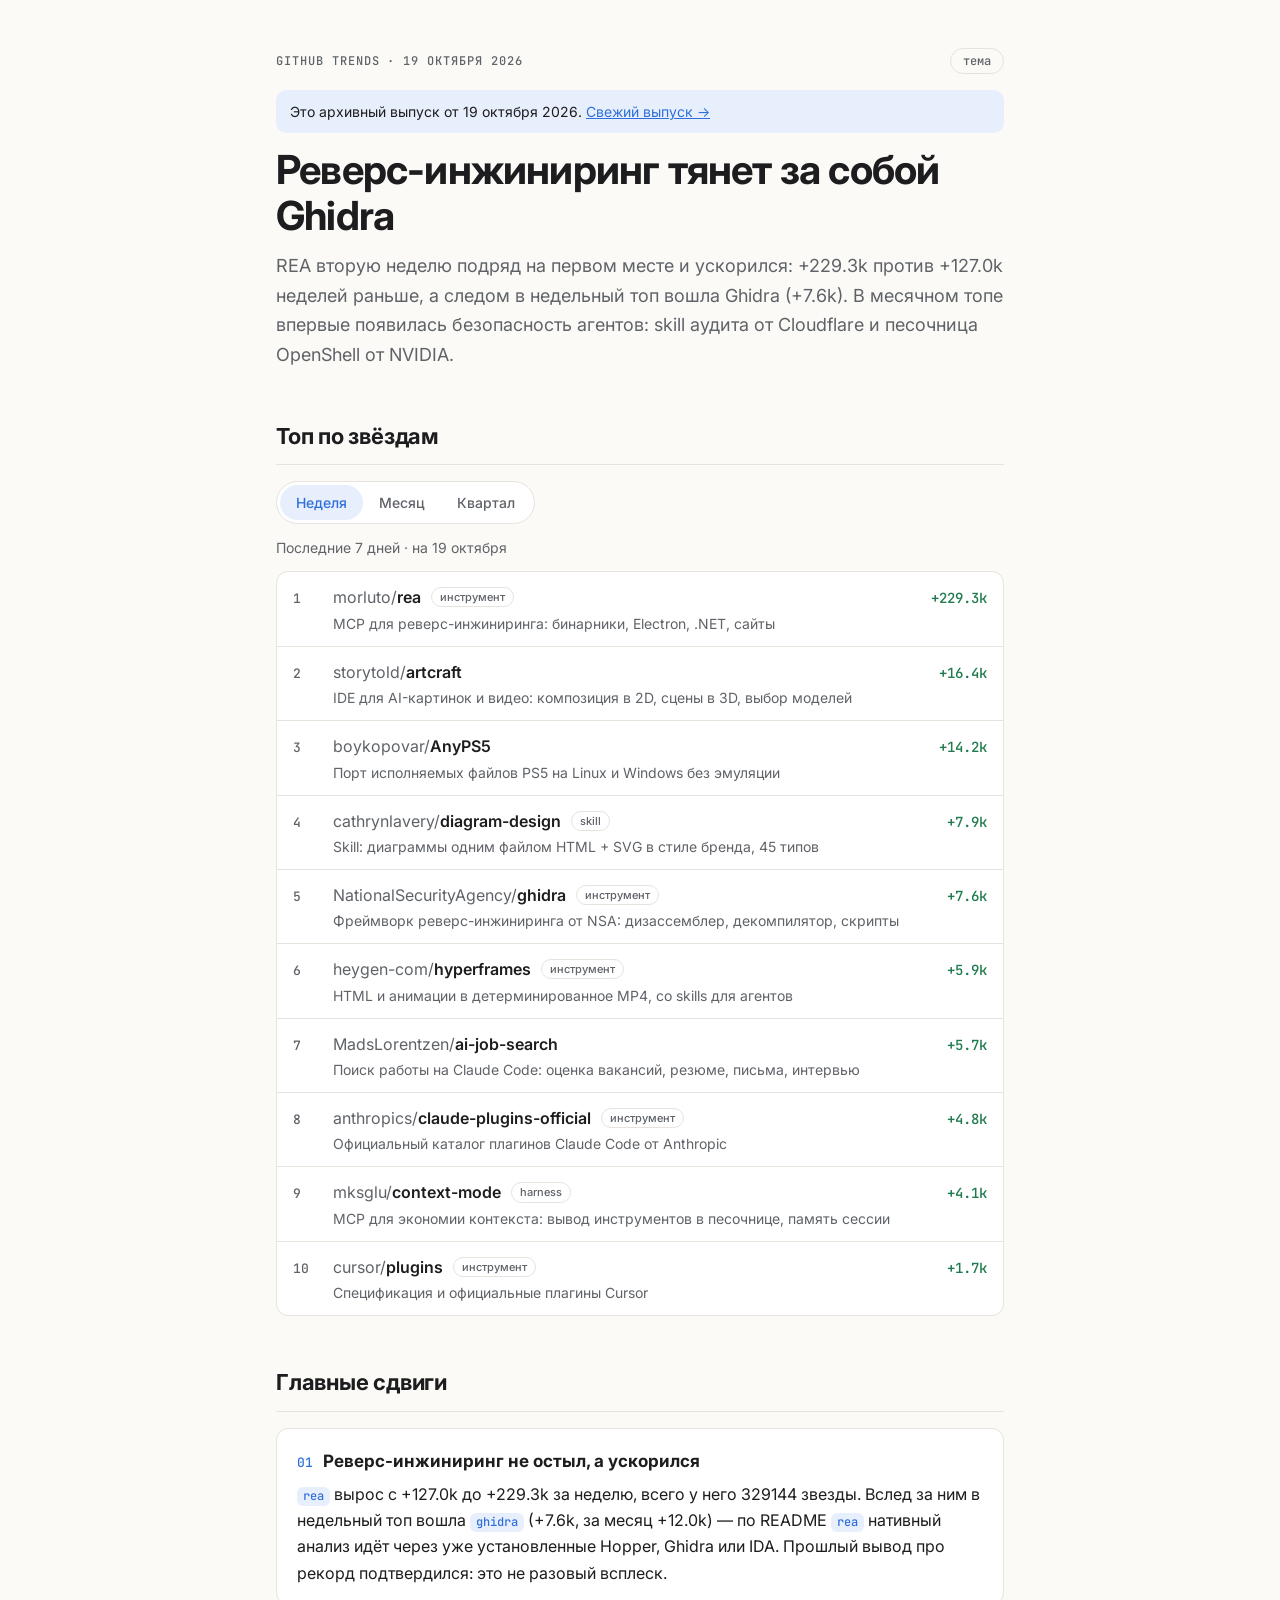
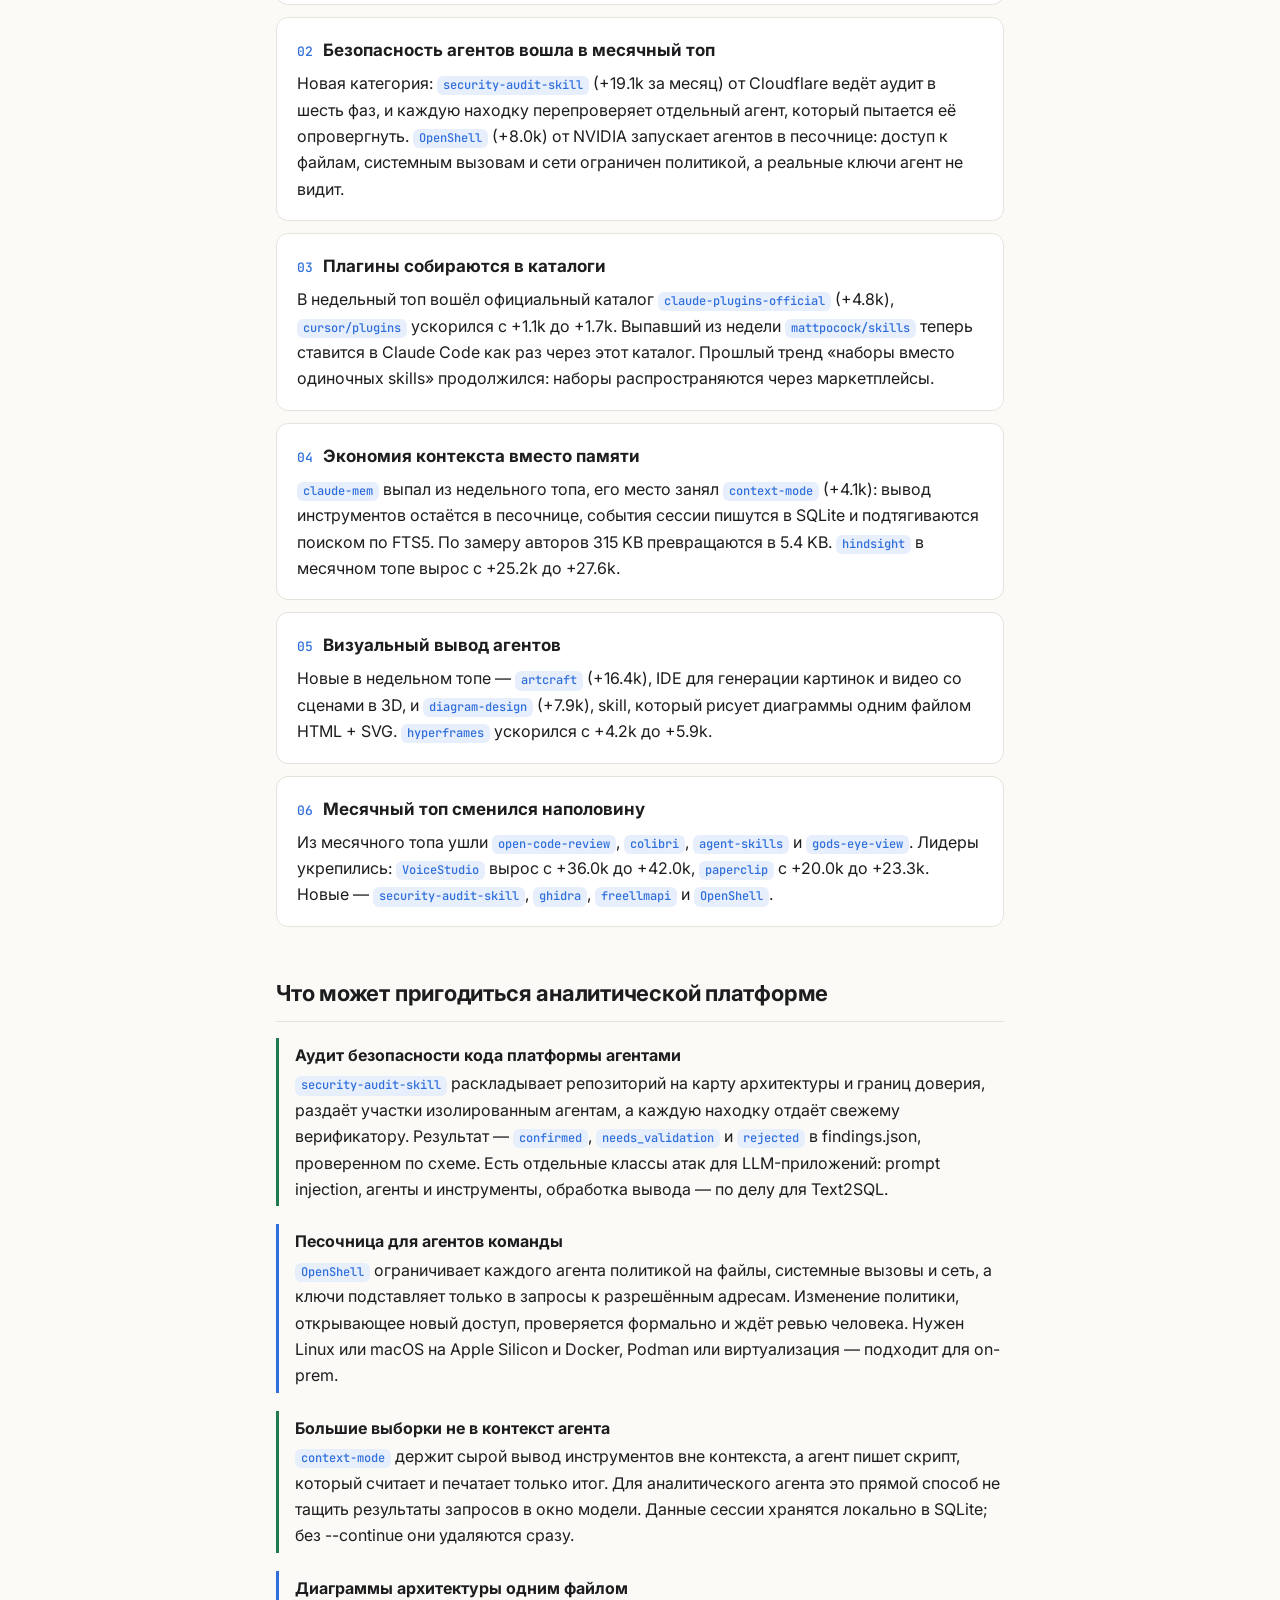
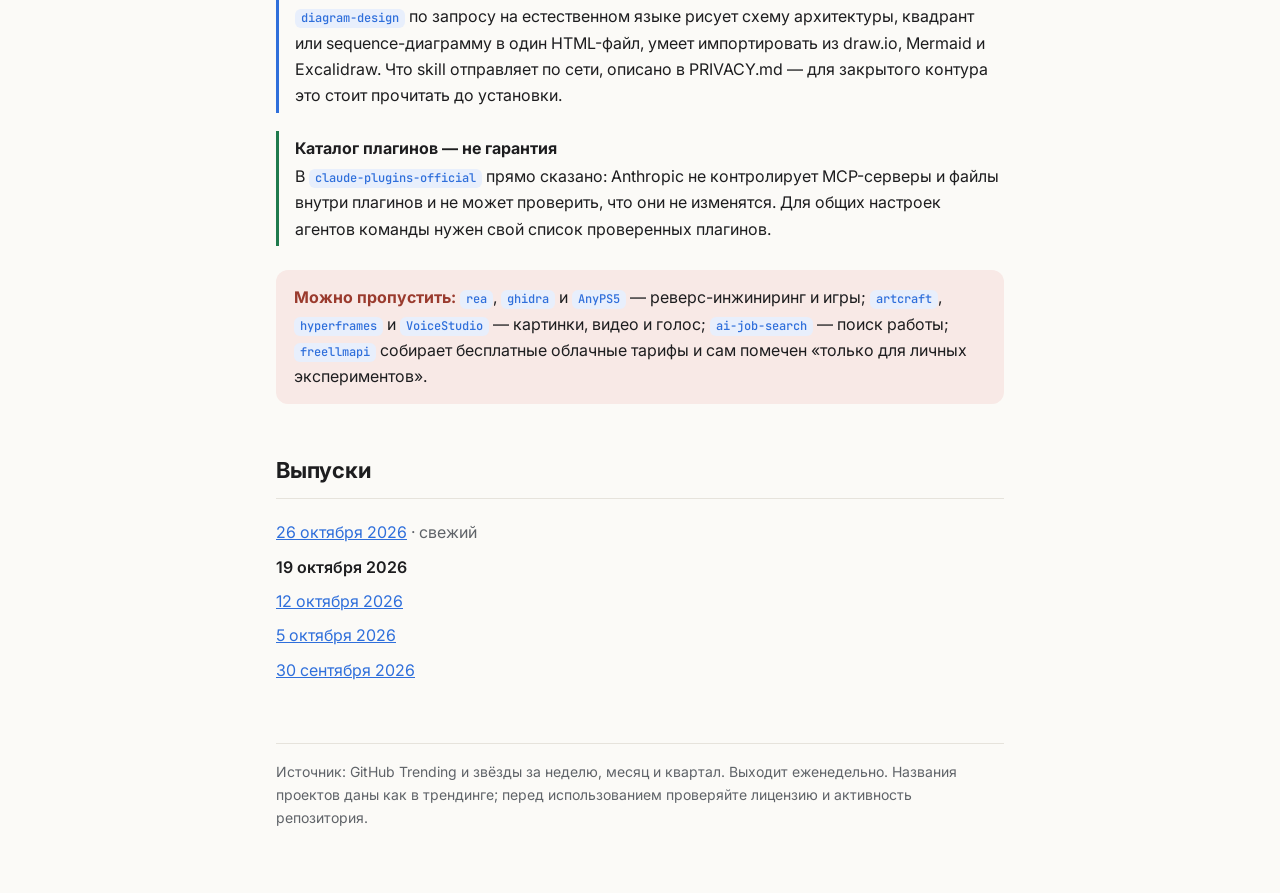
<file: issues/2026-10-19/index.html>
<!doctype html>
<html lang="ru">
<head>
<meta charset="utf-8">
<meta name="viewport" content="width=device-width, initial-scale=1">
<title>GitHub Trends Digest</title>
<meta name="description" content="Куда движется AI-индустрия по трендингу GitHub: неделя, месяц, квартал. Выпуск 19 октября 2026.">
<link rel="canonical" href="https://never-summer.github.io/github-trends-digest/issues/2026-10-19/">
<link rel="preconnect" href="https://fonts.googleapis.com">
<link rel="preconnect" href="https://fonts.gstatic.com" crossorigin>
<link href="https://fonts.googleapis.com/css2?family=Inter:wght@400;500;600;700&family=JetBrains+Mono:wght@500&display=swap" rel="stylesheet">
<link rel="stylesheet" href="../../style.css">
<!-- Yandex.Metrika counter -->
<script type="text/javascript">
    (function(m,e,t,r,i,k,a){
        m[i]=m[i]||function(){(m[i].a=m[i].a||[]).push(arguments)};
        m[i].l=1*new Date();
        for (var j = 0; j < document.scripts.length; j++) {if (document.scripts[j].src === r) { return; }}
        k=e.createElement(t),a=e.getElementsByTagName(t)[0],k.async=1,k.src=r,a.parentNode.insertBefore(k,a)
    })(window, document,'script','https://mc.yandex.ru/metrika/tag.js?id=113201778', 'ym');

    ym(113201778, 'init', {ssr:true, webvisor:true, clickmap:true, ecommerce:"dataLayer", referrer: document.referrer, url: location.href, accurateTrackBounce:true, trackLinks:true});
</script>
<noscript><div><img src="https://mc.yandex.ru/watch/113201778" style="position:absolute; left:-9999px;" alt="" /></div></noscript>
<!-- /Yandex.Metrika counter -->
</head>
<body>
<div class="wrap">

<header>
  <div class="eyebrow">
    <span>GitHub Trends · 19 октября 2026</span>
    <button class="theme-btn" id="themeBtn" type="button" aria-label="Переключить тему">тема</button>
  </div>
  <p class="old-issue">Это архивный выпуск от 19 октября 2026. <a href="../../">Свежий выпуск →</a></p>
<h1>Реверс-инжиниринг тянет за собой Ghidra</h1>
  <p class="lede">REA вторую неделю подряд на первом месте и ускорился: +229.3k против +127.0k неделей раньше, а следом в недельный топ вошла Ghidra (+7.6k). В месячном топе впервые появилась безопасность агентов: skill аудита от Cloudflare и песочница OpenShell от NVIDIA.</p>
</header>

<main>

<h2>Топ по звёздам</h2>

<div class="tops">
  <input type="radio" name="period" id="p-week" checked>
  <input type="radio" name="period" id="p-month">
  <input type="radio" name="period" id="p-quarter">
  <div class="seg">
    <label for="p-week">Неделя</label>
    <label for="p-month">Месяц</label>
    <label for="p-quarter">Квартал</label>
  </div>
  <div class="panel" id="panel-week">
    <p class="caption">Последние 7 дней · на 19 октября</p>
    <ol class="top">
      <li><div class="repo"><a href="https://github.com/morluto/rea"><span class="owner">morluto/</span>rea</a> <span class="cat">инструмент</span><p>MCP для реверс-инжиниринга: бинарники, Electron, .NET, сайты</p></div><span class="stars">+229.3k</span></li>
      <li><div class="repo"><a href="https://github.com/storytold/artcraft"><span class="owner">storytold/</span>artcraft</a><p>IDE для AI-картинок и видео: композиция в 2D, сцены в 3D, выбор моделей</p></div><span class="stars">+16.4k</span></li>
      <li><div class="repo"><a href="https://github.com/boykopovar/AnyPS5"><span class="owner">boykopovar/</span>AnyPS5</a><p>Порт исполняемых файлов PS5 на Linux и Windows без эмуляции</p></div><span class="stars">+14.2k</span></li>
      <li><div class="repo"><a href="https://github.com/cathrynlavery/diagram-design"><span class="owner">cathrynlavery/</span>diagram-design</a> <span class="cat">skill</span><p>Skill: диаграммы одним файлом HTML + SVG в стиле бренда, 45 типов</p></div><span class="stars">+7.9k</span></li>
      <li><div class="repo"><a href="https://github.com/NationalSecurityAgency/ghidra"><span class="owner">NationalSecurityAgency/</span>ghidra</a> <span class="cat">инструмент</span><p>Фреймворк реверс-инжиниринга от NSA: дизассемблер, декомпилятор, скрипты</p></div><span class="stars">+7.6k</span></li>
      <li><div class="repo"><a href="https://github.com/heygen-com/hyperframes"><span class="owner">heygen-com/</span>hyperframes</a> <span class="cat">инструмент</span><p>HTML и анимации в детерминированное MP4, со skills для агентов</p></div><span class="stars">+5.9k</span></li>
      <li><div class="repo"><a href="https://github.com/MadsLorentzen/ai-job-search"><span class="owner">MadsLorentzen/</span>ai-job-search</a><p>Поиск работы на Claude Code: оценка вакансий, резюме, письма, интервью</p></div><span class="stars">+5.7k</span></li>
      <li><div class="repo"><a href="https://github.com/anthropics/claude-plugins-official"><span class="owner">anthropics/</span>claude-plugins-official</a> <span class="cat">инструмент</span><p>Официальный каталог плагинов Claude Code от Anthropic</p></div><span class="stars">+4.8k</span></li>
      <li><div class="repo"><a href="https://github.com/mksglu/context-mode"><span class="owner">mksglu/</span>context-mode</a> <span class="cat">harness</span><p>MCP для экономии контекста: вывод инструментов в песочнице, память сессии</p></div><span class="stars">+4.1k</span></li>
      <li><div class="repo"><a href="https://github.com/cursor/plugins"><span class="owner">cursor/</span>plugins</a> <span class="cat">инструмент</span><p>Спецификация и официальные плагины Cursor</p></div><span class="stars">+1.7k</span></li>
    </ol>
  </div>
  <div class="panel" id="panel-month">
    <p class="caption">Последние 30 дней · на 19 октября</p>
    <ol class="top">
      <li><div class="repo"><a href="https://github.com/debpalash/VoiceStudio"><span class="owner">debpalash/</span>VoiceStudio</a> <span class="cat">локальные LLM</span><p>Локальная замена ElevenLabs: клонирование голоса, дубляж, диктовка, MCP</p></div><span class="stars">+42.0k</span></li>
      <li><div class="repo"><a href="https://github.com/vectorize-io/hindsight"><span class="owner">vectorize-io/</span>hindsight</a> <span class="cat">память</span><p>Память агента, которая учится: retain / recall / reflect</p></div><span class="stars">+27.6k</span></li>
      <li><div class="repo"><a href="https://github.com/paperclipai/paperclip"><span class="owner">paperclipai/</span>paperclip</a> <span class="cat">оркестрация</span><p>Оркестрация команды агентов: цели, бюджеты, учёт затрат</p></div><span class="stars">+23.3k</span></li>
      <li><div class="repo"><a href="https://github.com/affaan-m/ECC"><span class="owner">affaan-m/</span>ECC</a> <span class="cat">harness</span><p>Оптимизация harness: skills, память, безопасность для разных агентов</p></div><span class="stars">+23.1k</span></li>
      <li><div class="repo"><a href="https://github.com/cloudflare/security-audit-skill"><span class="owner">cloudflare/</span>security-audit-skill</a> <span class="cat">безопасность</span><p>Skill аудита безопасности: изолированные агенты и независимая проверка</p></div><span class="stars">+19.1k</span></li>
      <li><div class="repo"><a href="https://github.com/rohitg00/ai-engineering-from-scratch"><span class="owner">rohitg00/</span>ai-engineering-from-scratch</a><p>Бесплатный курс AI-инженерии: 542 урока, 20 фаз</p></div><span class="stars">+16.3k</span></li>
      <li><div class="repo"><a href="https://github.com/heygen-com/hyperframes"><span class="owner">heygen-com/</span>hyperframes</a> <span class="cat">инструмент</span><p>HTML и анимации в детерминированное MP4, со skills для агентов</p></div><span class="stars">+15.4k</span></li>
      <li><div class="repo"><a href="https://github.com/NationalSecurityAgency/ghidra"><span class="owner">NationalSecurityAgency/</span>ghidra</a> <span class="cat">инструмент</span><p>Фреймворк реверс-инжиниринга от NSA: дизассемблер, декомпилятор, скрипты</p></div><span class="stars">+12.0k</span></li>
      <li><div class="repo"><a href="https://github.com/tashfeenahmed/freellmapi"><span class="owner">tashfeenahmed/</span>freellmapi</a> <span class="cat">инструмент</span><p>Бесплатные тарифы 34 LLM-провайдеров за одним OpenAI-совместимым /v1</p></div><span class="stars">+10.1k</span></li>
      <li><div class="repo"><a href="https://github.com/NVIDIA/OpenShell"><span class="owner">NVIDIA/</span>OpenShell</a> <span class="cat">безопасность</span><p>Песочница для агентов: политики на файлы, сеть и секреты на уровне ядра</p></div><span class="stars">+8.0k</span></li>
    </ol>
  </div>
  <div class="panel" id="panel-quarter">
    <p class="caption">Квартал с 1 октября · сумма 3 недельных срезов</p>
    <ol class="top">
      <li><div class="repo"><a href="https://github.com/morluto/rea"><span class="owner">morluto/</span>rea</a> <span class="cat">инструмент</span><p>Реверс-инжиниринг через MCP</p></div><span class="stars">≈356k</span></li>
      <li><div class="repo"><a href="https://github.com/boykopovar/AnyPS5"><span class="owner">boykopovar/</span>AnyPS5</a><p>Порт игр PS5 на Linux и Windows</p></div><span class="stars">≈39k</span></li>
      <li><div class="repo"><a href="https://github.com/storytold/artcraft"><span class="owner">storytold/</span>artcraft</a><p>IDE для AI-картинок и видео</p></div><span class="stars">≈16k</span></li>
      <li><div class="repo"><a href="https://github.com/debpalash/VoiceStudio"><span class="owner">debpalash/</span>VoiceStudio</a> <span class="cat">локальные LLM</span><p>Локальный голосовой AI</p></div><span class="stars">≈15k</span></li>
      <li><div class="repo"><a href="https://github.com/heygen-com/hyperframes"><span class="owner">heygen-com/</span>hyperframes</a> <span class="cat">инструмент</span><p>Рендер HTML в видео для агентов</p></div><span class="stars">≈13k</span></li>
      <li><div class="repo"><a href="https://github.com/vectorize-io/hindsight"><span class="owner">vectorize-io/</span>hindsight</a> <span class="cat">память</span><p>Память агента, которая учится</p></div><span class="stars">≈11k</span></li>
      <li><div class="repo"><a href="https://github.com/mattpocock/skills"><span class="owner">mattpocock/</span>skills</a> <span class="cat">skill</span><p>Skills для инженеров</p></div><span class="stars">≈10k</span></li>
      <li><div class="repo"><a href="https://github.com/paperclipai/paperclip"><span class="owner">paperclipai/</span>paperclip</a> <span class="cat">оркестрация</span><p>Оркестрация команды агентов</p></div><span class="stars">≈9k</span></li>
      <li><div class="repo"><a href="https://github.com/DietrichGebert/ponytail"><span class="owner">DietrichGebert/</span>ponytail</a> <span class="cat">skill</span><p>Skill «меньше кода»</p></div><span class="stars">≈8k</span></li>
      <li><div class="repo"><a href="https://github.com/cathrynlavery/diagram-design"><span class="owner">cathrynlavery/</span>diagram-design</a> <span class="cat">skill</span><p>Диаграммы в HTML + SVG для агентов</p></div><span class="stars">≈8k</span></li>
    </ol>
  </div>
</div>

<h2>Главные сдвиги</h2>

<section class="trend">
  <h3><span class="n">01</span>Реверс-инжиниринг не остыл, а ускорился</h3>
  <p><span class="tag">rea</span> вырос с +127.0k до +229.3k за неделю, всего у него 329144 звезды. Вслед за ним в недельный топ вошла <span class="tag">ghidra</span> (+7.6k, за месяц +12.0k) — по README <span class="tag">rea</span> нативный анализ идёт через уже установленные Hopper, Ghidra или IDA. Прошлый вывод про рекорд подтвердился: это не разовый всплеск.</p>
</section>

<section class="trend">
  <h3><span class="n">02</span>Безопасность агентов вошла в месячный топ</h3>
  <p>Новая категория: <span class="tag">security-audit-skill</span> (+19.1k за месяц) от Cloudflare ведёт аудит в шесть фаз, и каждую находку перепроверяет отдельный агент, который пытается её опровергнуть. <span class="tag">OpenShell</span> (+8.0k) от NVIDIA запускает агентов в песочнице: доступ к файлам, системным вызовам и сети ограничен политикой, а реальные ключи агент не видит.</p>
</section>

<section class="trend">
  <h3><span class="n">03</span>Плагины собираются в каталоги</h3>
  <p>В недельный топ вошёл официальный каталог <span class="tag">claude-plugins-official</span> (+4.8k), <span class="tag">cursor/plugins</span> ускорился с +1.1k до +1.7k. Выпавший из недели <span class="tag">mattpocock/skills</span> теперь ставится в Claude Code как раз через этот каталог. Прошлый тренд «наборы вместо одиночных skills» продолжился: наборы распространяются через маркетплейсы.</p>
</section>

<section class="trend">
  <h3><span class="n">04</span>Экономия контекста вместо памяти</h3>
  <p><span class="tag">claude-mem</span> выпал из недельного топа, его место занял <span class="tag">context-mode</span> (+4.1k): вывод инструментов остаётся в песочнице, события сессии пишутся в SQLite и подтягиваются поиском по FTS5. По замеру авторов 315 KB превращаются в 5.4 KB. <span class="tag">hindsight</span> в месячном топе вырос с +25.2k до +27.6k.</p>
</section>

<section class="trend">
  <h3><span class="n">05</span>Визуальный вывод агентов</h3>
  <p>Новые в недельном топе — <span class="tag">artcraft</span> (+16.4k), IDE для генерации картинок и видео со сценами в 3D, и <span class="tag">diagram-design</span> (+7.9k), skill, который рисует диаграммы одним файлом HTML + SVG. <span class="tag">hyperframes</span> ускорился с +4.2k до +5.9k.</p>
</section>

<section class="trend">
  <h3><span class="n">06</span>Месячный топ сменился наполовину</h3>
  <p>Из месячного топа ушли <span class="tag">open-code-review</span>, <span class="tag">colibri</span>, <span class="tag">agent-skills</span> и <span class="tag">gods-eye-view</span>. Лидеры укрепились: <span class="tag">VoiceStudio</span> вырос с +36.0k до +42.0k, <span class="tag">paperclip</span> с +20.0k до +23.3k. Новые — <span class="tag">security-audit-skill</span>, <span class="tag">ghidra</span>, <span class="tag">freellmapi</span> и <span class="tag">OpenShell</span>.</p>
</section>

<h2>Что может пригодиться аналитической платформе</h2>

<div class="pick">
  <strong>Аудит безопасности кода платформы агентами</strong>
  <p><span class="tag">security-audit-skill</span> раскладывает репозиторий на карту архитектуры и границ доверия, раздаёт участки изолированным агентам, а каждую находку отдаёт свежему верификатору. Результат — <span class="tag">confirmed</span>, <span class="tag">needs_validation</span> и <span class="tag">rejected</span> в findings.json, проверенном по схеме. Есть отдельные классы атак для LLM-приложений: prompt injection, агенты и инструменты, обработка вывода — по делу для Text2SQL.</p>
</div>

<div class="pick radar">
  <strong>Песочница для агентов команды</strong>
  <p><span class="tag">OpenShell</span> ограничивает каждого агента политикой на файлы, системные вызовы и сеть, а ключи подставляет только в запросы к разрешённым адресам. Изменение политики, открывающее новый доступ, проверяется формально и ждёт ревью человека. Нужен Linux или macOS на Apple Silicon и Docker, Podman или виртуализация — подходит для on-prem.</p>
</div>

<div class="pick">
  <strong>Большие выборки не в контекст агента</strong>
  <p><span class="tag">context-mode</span> держит сырой вывод инструментов вне контекста, а агент пишет скрипт, который считает и печатает только итог. Для аналитического агента это прямой способ не тащить результаты запросов в окно модели. Данные сессии хранятся локально в SQLite; без --continue они удаляются сразу.</p>
</div>

<div class="pick radar">
  <strong>Диаграммы архитектуры одним файлом</strong>
  <p><span class="tag">diagram-design</span> по запросу на естественном языке рисует схему архитектуры, квадрант или sequence-диаграмму в один HTML-файл, умеет импортировать из draw.io, Mermaid и Excalidraw. Что skill отправляет по сети, описано в PRIVACY.md — для закрытого контура это стоит прочитать до установки.</p>
</div>

<div class="pick">
  <strong>Каталог плагинов — не гарантия</strong>
  <p>В <span class="tag">claude-plugins-official</span> прямо сказано: Anthropic не контролирует MCP-серверы и файлы внутри плагинов и не может проверить, что они не изменятся. Для общих настроек агентов команды нужен свой список проверенных плагинов.</p>
</div>

<div class="skip">
  <b>Можно пропустить:</b> <span class="tag">rea</span>, <span class="tag">ghidra</span> и <span class="tag">AnyPS5</span> — реверс-инжиниринг и игры; <span class="tag">artcraft</span>, <span class="tag">hyperframes</span> и <span class="tag">VoiceStudio</span> — картинки, видео и голос; <span class="tag">ai-job-search</span> — поиск работы; <span class="tag">freellmapi</span> собирает бесплатные облачные тарифы и сам помечен «только для личных экспериментов».
</div>

<h2>Выпуски</h2>

<ul class="archive">
  <li><a href="../../">26 октября 2026</a> · свежий</li>
  <li><b>19 октября 2026</b></li>
  <li><a href="../../issues/2026-10-12/">12 октября 2026</a></li>
  <li><a href="../../issues/2026-10-05/">5 октября 2026</a></li>
  <li><a href="../../issues/2026-09-30/">30 сентября 2026</a></li>
</ul>

</main>

<footer>
  Источник: GitHub Trending и звёзды за неделю, месяц и квартал. Выходит еженедельно. Названия проектов даны как в трендинге; перед использованием проверяйте лицензию и активность репозитория.
</footer>

</div>
<script>
  (function () {
    var root = document.documentElement, btn = document.getElementById('themeBtn');
    try { var saved = localStorage.getItem('theme'); if (saved) root.setAttribute('data-theme', saved); } catch (e) {}
    btn.addEventListener('click', function () {
      var dark = root.getAttribute('data-theme')
        ? root.getAttribute('data-theme') === 'dark'
        : window.matchMedia('(prefers-color-scheme: dark)').matches;
      var next = dark ? 'light' : 'dark';
      root.setAttribute('data-theme', next);
      try { localStorage.setItem('theme', next); } catch (e) {}
    });
  })();
</script>
</body>
</html>
</file>
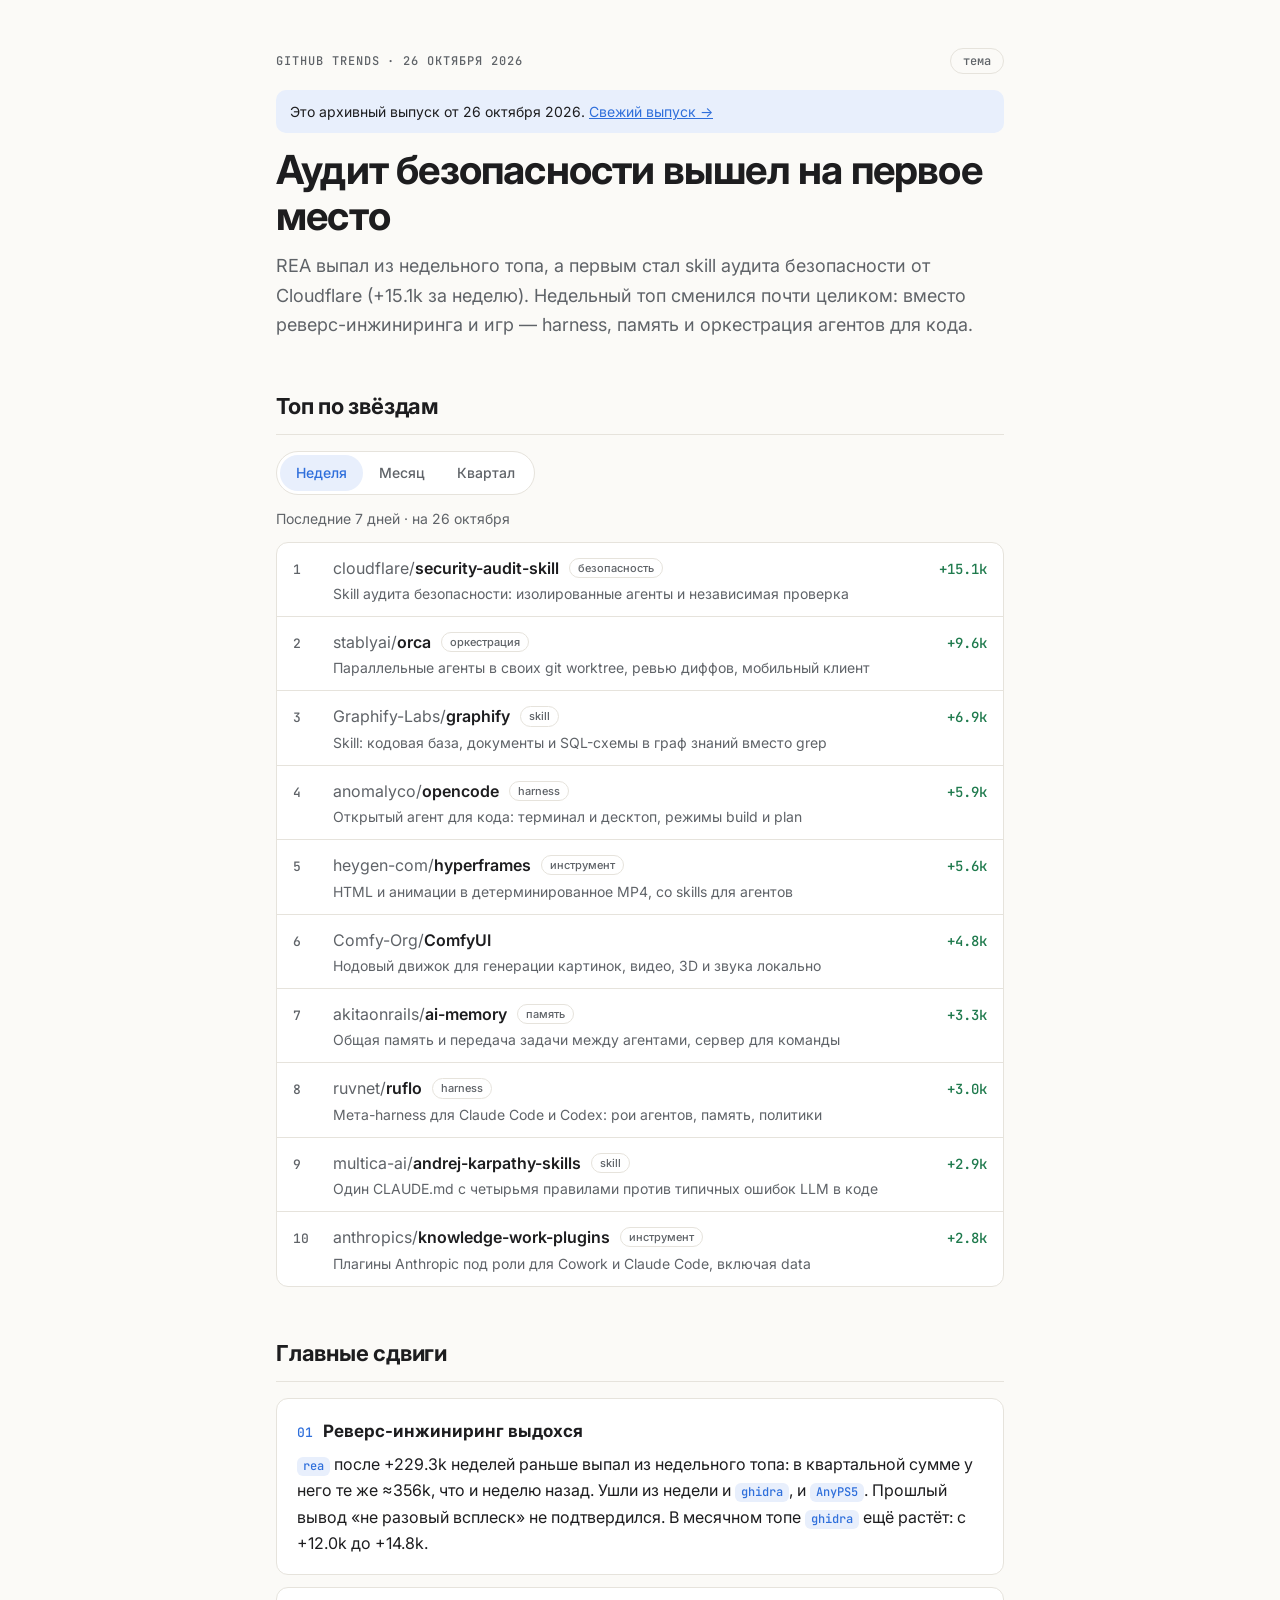
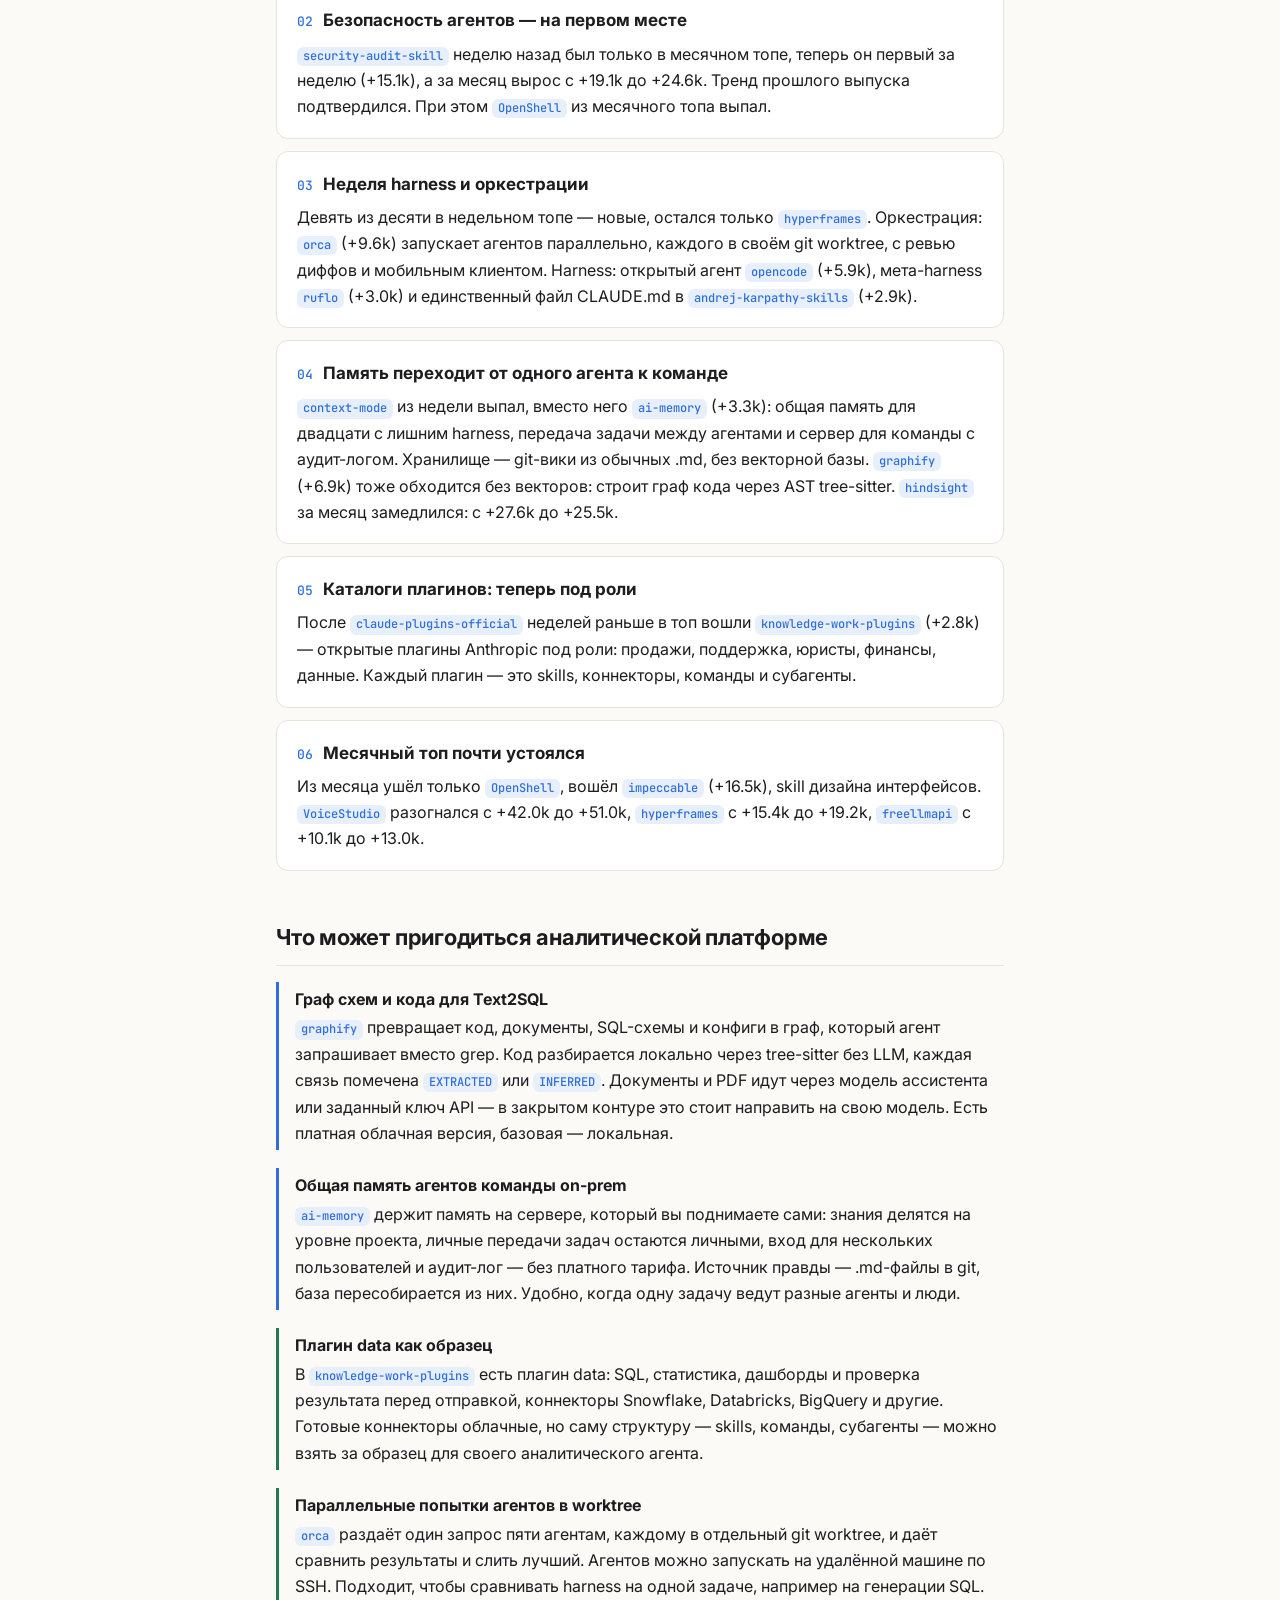
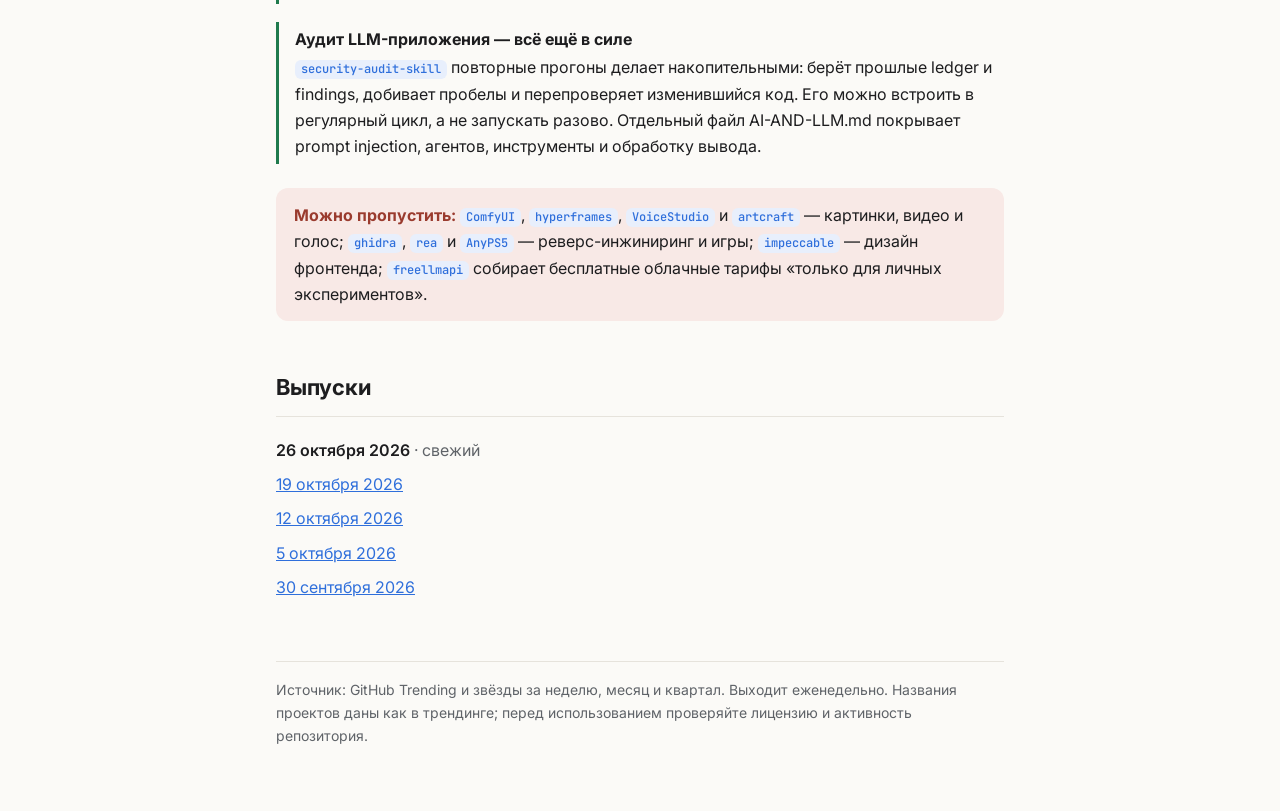
<file: issues/2026-10-26/index.html>
<!doctype html>
<html lang="ru">
<head>
<meta charset="utf-8">
<meta name="viewport" content="width=device-width, initial-scale=1">
<title>GitHub Trends Digest</title>
<meta name="description" content="Куда движется AI-индустрия по трендингу GitHub: неделя, месяц, квартал. Выпуск 26 октября 2026.">
<link rel="canonical" href="https://never-summer.github.io/github-trends-digest/issues/2026-10-26/">
<link rel="preconnect" href="https://fonts.googleapis.com">
<link rel="preconnect" href="https://fonts.gstatic.com" crossorigin>
<link href="https://fonts.googleapis.com/css2?family=Inter:wght@400;500;600;700&family=JetBrains+Mono:wght@500&display=swap" rel="stylesheet">
<link rel="stylesheet" href="../../style.css">
<!-- Yandex.Metrika counter -->
<script type="text/javascript">
    (function(m,e,t,r,i,k,a){
        m[i]=m[i]||function(){(m[i].a=m[i].a||[]).push(arguments)};
        m[i].l=1*new Date();
        for (var j = 0; j < document.scripts.length; j++) {if (document.scripts[j].src === r) { return; }}
        k=e.createElement(t),a=e.getElementsByTagName(t)[0],k.async=1,k.src=r,a.parentNode.insertBefore(k,a)
    })(window, document,'script','https://mc.yandex.ru/metrika/tag.js?id=113201778', 'ym');

    ym(113201778, 'init', {ssr:true, webvisor:true, clickmap:true, ecommerce:"dataLayer", referrer: document.referrer, url: location.href, accurateTrackBounce:true, trackLinks:true});
</script>
<noscript><div><img src="https://mc.yandex.ru/watch/113201778" style="position:absolute; left:-9999px;" alt="" /></div></noscript>
<!-- /Yandex.Metrika counter -->
</head>
<body>
<div class="wrap">

<header>
  <div class="eyebrow">
    <span>GitHub Trends · 26 октября 2026</span>
    <button class="theme-btn" id="themeBtn" type="button" aria-label="Переключить тему">тема</button>
  </div>
  <p class="old-issue">Это архивный выпуск от 26 октября 2026. <a href="../../">Свежий выпуск →</a></p>
<h1>Аудит безопасности вышел на первое место</h1>
  <p class="lede">REA выпал из недельного топа, а первым стал skill аудита безопасности от Cloudflare (+15.1k за неделю). Недельный топ сменился почти целиком: вместо реверс-инжиниринга и игр — harness, память и оркестрация агентов для кода.</p>
</header>

<main>

<h2>Топ по звёздам</h2>

<div class="tops">
  <input type="radio" name="period" id="p-week" checked>
  <input type="radio" name="period" id="p-month">
  <input type="radio" name="period" id="p-quarter">
  <div class="seg">
    <label for="p-week">Неделя</label>
    <label for="p-month">Месяц</label>
    <label for="p-quarter">Квартал</label>
  </div>
  <div class="panel" id="panel-week">
    <p class="caption">Последние 7 дней · на 26 октября</p>
    <ol class="top">
      <li><div class="repo"><a href="https://github.com/cloudflare/security-audit-skill"><span class="owner">cloudflare/</span>security-audit-skill</a> <span class="cat">безопасность</span><p>Skill аудита безопасности: изолированные агенты и независимая проверка</p></div><span class="stars">+15.1k</span></li>
      <li><div class="repo"><a href="https://github.com/stablyai/orca"><span class="owner">stablyai/</span>orca</a> <span class="cat">оркестрация</span><p>Параллельные агенты в своих git worktree, ревью диффов, мобильный клиент</p></div><span class="stars">+9.6k</span></li>
      <li><div class="repo"><a href="https://github.com/Graphify-Labs/graphify"><span class="owner">Graphify-Labs/</span>graphify</a> <span class="cat">skill</span><p>Skill: кодовая база, документы и SQL-схемы в граф знаний вместо grep</p></div><span class="stars">+6.9k</span></li>
      <li><div class="repo"><a href="https://github.com/anomalyco/opencode"><span class="owner">anomalyco/</span>opencode</a> <span class="cat">harness</span><p>Открытый агент для кода: терминал и десктоп, режимы build и plan</p></div><span class="stars">+5.9k</span></li>
      <li><div class="repo"><a href="https://github.com/heygen-com/hyperframes"><span class="owner">heygen-com/</span>hyperframes</a> <span class="cat">инструмент</span><p>HTML и анимации в детерминированное MP4, со skills для агентов</p></div><span class="stars">+5.6k</span></li>
      <li><div class="repo"><a href="https://github.com/Comfy-Org/ComfyUI"><span class="owner">Comfy-Org/</span>ComfyUI</a><p>Нодовый движок для генерации картинок, видео, 3D и звука локально</p></div><span class="stars">+4.8k</span></li>
      <li><div class="repo"><a href="https://github.com/akitaonrails/ai-memory"><span class="owner">akitaonrails/</span>ai-memory</a> <span class="cat">память</span><p>Общая память и передача задачи между агентами, сервер для команды</p></div><span class="stars">+3.3k</span></li>
      <li><div class="repo"><a href="https://github.com/ruvnet/ruflo"><span class="owner">ruvnet/</span>ruflo</a> <span class="cat">harness</span><p>Мета-harness для Claude Code и Codex: рои агентов, память, политики</p></div><span class="stars">+3.0k</span></li>
      <li><div class="repo"><a href="https://github.com/multica-ai/andrej-karpathy-skills"><span class="owner">multica-ai/</span>andrej-karpathy-skills</a> <span class="cat">skill</span><p>Один CLAUDE.md с четырьмя правилами против типичных ошибок LLM в коде</p></div><span class="stars">+2.9k</span></li>
      <li><div class="repo"><a href="https://github.com/anthropics/knowledge-work-plugins"><span class="owner">anthropics/</span>knowledge-work-plugins</a> <span class="cat">инструмент</span><p>Плагины Anthropic под роли для Cowork и Claude Code, включая data</p></div><span class="stars">+2.8k</span></li>
    </ol>
  </div>
  <div class="panel" id="panel-month">
    <p class="caption">Последние 30 дней · на 26 октября</p>
    <ol class="top">
      <li><div class="repo"><a href="https://github.com/debpalash/VoiceStudio"><span class="owner">debpalash/</span>VoiceStudio</a> <span class="cat">локальные LLM</span><p>Локальная замена ElevenLabs: клонирование голоса, дубляж, диктовка, MCP</p></div><span class="stars">+51.0k</span></li>
      <li><div class="repo"><a href="https://github.com/vectorize-io/hindsight"><span class="owner">vectorize-io/</span>hindsight</a> <span class="cat">память</span><p>Память агента, которая учится: retain / recall / reflect</p></div><span class="stars">+25.5k</span></li>
      <li><div class="repo"><a href="https://github.com/cloudflare/security-audit-skill"><span class="owner">cloudflare/</span>security-audit-skill</a> <span class="cat">безопасность</span><p>Skill аудита безопасности: изолированные агенты и независимая проверка</p></div><span class="stars">+24.6k</span></li>
      <li><div class="repo"><a href="https://github.com/paperclipai/paperclip"><span class="owner">paperclipai/</span>paperclip</a> <span class="cat">оркестрация</span><p>Оркестрация команды агентов: цели, бюджеты, учёт затрат</p></div><span class="stars">+24.1k</span></li>
      <li><div class="repo"><a href="https://github.com/affaan-m/ECC"><span class="owner">affaan-m/</span>ECC</a> <span class="cat">harness</span><p>Оптимизация harness: skills, память, безопасность для разных агентов</p></div><span class="stars">+22.9k</span></li>
      <li><div class="repo"><a href="https://github.com/heygen-com/hyperframes"><span class="owner">heygen-com/</span>hyperframes</a> <span class="cat">инструмент</span><p>HTML и анимации в детерминированное MP4, со skills для агентов</p></div><span class="stars">+19.2k</span></li>
      <li><div class="repo"><a href="https://github.com/rohitg00/ai-engineering-from-scratch"><span class="owner">rohitg00/</span>ai-engineering-from-scratch</a><p>Бесплатный курс AI-инженерии: 542 урока, 20 фаз</p></div><span class="stars">+16.8k</span></li>
      <li><div class="repo"><a href="https://github.com/pbakaus/impeccable"><span class="owner">pbakaus/</span>impeccable</a> <span class="cat">skill</span><p>Skill дизайна интерфейсов: 24 команды и 62 детерминированных правила</p></div><span class="stars">+16.5k</span></li>
      <li><div class="repo"><a href="https://github.com/NationalSecurityAgency/ghidra"><span class="owner">NationalSecurityAgency/</span>ghidra</a> <span class="cat">инструмент</span><p>Фреймворк реверс-инжиниринга от NSA: дизассемблер, декомпилятор, скрипты</p></div><span class="stars">+14.8k</span></li>
      <li><div class="repo"><a href="https://github.com/tashfeenahmed/freellmapi"><span class="owner">tashfeenahmed/</span>freellmapi</a> <span class="cat">инструмент</span><p>Бесплатные тарифы 34 LLM-провайдеров за одним OpenAI-совместимым /v1</p></div><span class="stars">+13.0k</span></li>
    </ol>
  </div>
  <div class="panel" id="panel-quarter">
    <p class="caption">Квартал с 1 октября · сумма 4 недельных срезов</p>
    <ol class="top">
      <li><div class="repo"><a href="https://github.com/morluto/rea"><span class="owner">morluto/</span>rea</a> <span class="cat">инструмент</span><p>Реверс-инжиниринг через MCP</p></div><span class="stars">≈356k</span></li>
      <li><div class="repo"><a href="https://github.com/boykopovar/AnyPS5"><span class="owner">boykopovar/</span>AnyPS5</a><p>Порт игр PS5 на Linux и Windows</p></div><span class="stars">≈39k</span></li>
      <li><div class="repo"><a href="https://github.com/heygen-com/hyperframes"><span class="owner">heygen-com/</span>hyperframes</a> <span class="cat">инструмент</span><p>Рендер HTML в видео для агентов</p></div><span class="stars">≈19k</span></li>
      <li><div class="repo"><a href="https://github.com/storytold/artcraft"><span class="owner">storytold/</span>artcraft</a><p>IDE для AI-картинок и видео</p></div><span class="stars">≈16k</span></li>
      <li><div class="repo"><a href="https://github.com/cloudflare/security-audit-skill"><span class="owner">cloudflare/</span>security-audit-skill</a> <span class="cat">безопасность</span><p>Аудит безопасности агентами</p></div><span class="stars">≈15k</span></li>
      <li><div class="repo"><a href="https://github.com/debpalash/VoiceStudio"><span class="owner">debpalash/</span>VoiceStudio</a> <span class="cat">локальные LLM</span><p>Локальный голосовой AI</p></div><span class="stars">≈15k</span></li>
      <li><div class="repo"><a href="https://github.com/vectorize-io/hindsight"><span class="owner">vectorize-io/</span>hindsight</a> <span class="cat">память</span><p>Память агента, которая учится</p></div><span class="stars">≈11k</span></li>
      <li><div class="repo"><a href="https://github.com/mattpocock/skills"><span class="owner">mattpocock/</span>skills</a> <span class="cat">skill</span><p>Skills для инженеров</p></div><span class="stars">≈10k</span></li>
      <li><div class="repo"><a href="https://github.com/stablyai/orca"><span class="owner">stablyai/</span>orca</a> <span class="cat">оркестрация</span><p>Параллельные агенты в worktree</p></div><span class="stars">≈10k</span></li>
      <li><div class="repo"><a href="https://github.com/paperclipai/paperclip"><span class="owner">paperclipai/</span>paperclip</a> <span class="cat">оркестрация</span><p>Оркестрация команды агентов</p></div><span class="stars">≈9k</span></li>
    </ol>
  </div>
</div>

<h2>Главные сдвиги</h2>

<section class="trend">
  <h3><span class="n">01</span>Реверс-инжиниринг выдохся</h3>
  <p><span class="tag">rea</span> после +229.3k неделей раньше выпал из недельного топа: в квартальной сумме у него те же ≈356k, что и неделю назад. Ушли из недели и <span class="tag">ghidra</span>, и <span class="tag">AnyPS5</span>. Прошлый вывод «не разовый всплеск» не подтвердился. В месячном топе <span class="tag">ghidra</span> ещё растёт: с +12.0k до +14.8k.</p>
</section>

<section class="trend">
  <h3><span class="n">02</span>Безопасность агентов — на первом месте</h3>
  <p><span class="tag">security-audit-skill</span> неделю назад был только в месячном топе, теперь он первый за неделю (+15.1k), а за месяц вырос с +19.1k до +24.6k. Тренд прошлого выпуска подтвердился. При этом <span class="tag">OpenShell</span> из месячного топа выпал.</p>
</section>

<section class="trend">
  <h3><span class="n">03</span>Неделя harness и оркестрации</h3>
  <p>Девять из десяти в недельном топе — новые, остался только <span class="tag">hyperframes</span>. Оркестрация: <span class="tag">orca</span> (+9.6k) запускает агентов параллельно, каждого в своём git worktree, с ревью диффов и мобильным клиентом. Harness: открытый агент <span class="tag">opencode</span> (+5.9k), мета-harness <span class="tag">ruflo</span> (+3.0k) и единственный файл CLAUDE.md в <span class="tag">andrej-karpathy-skills</span> (+2.9k).</p>
</section>

<section class="trend">
  <h3><span class="n">04</span>Память переходит от одного агента к команде</h3>
  <p><span class="tag">context-mode</span> из недели выпал, вместо него <span class="tag">ai-memory</span> (+3.3k): общая память для двадцати с лишним harness, передача задачи между агентами и сервер для команды с аудит-логом. Хранилище — git-вики из обычных .md, без векторной базы. <span class="tag">graphify</span> (+6.9k) тоже обходится без векторов: строит граф кода через AST tree-sitter. <span class="tag">hindsight</span> за месяц замедлился: с +27.6k до +25.5k.</p>
</section>

<section class="trend">
  <h3><span class="n">05</span>Каталоги плагинов: теперь под роли</h3>
  <p>После <span class="tag">claude-plugins-official</span> неделей раньше в топ вошли <span class="tag">knowledge-work-plugins</span> (+2.8k) — открытые плагины Anthropic под роли: продажи, поддержка, юристы, финансы, данные. Каждый плагин — это skills, коннекторы, команды и субагенты.</p>
</section>

<section class="trend">
  <h3><span class="n">06</span>Месячный топ почти устоялся</h3>
  <p>Из месяца ушёл только <span class="tag">OpenShell</span>, вошёл <span class="tag">impeccable</span> (+16.5k), skill дизайна интерфейсов. <span class="tag">VoiceStudio</span> разогнался с +42.0k до +51.0k, <span class="tag">hyperframes</span> с +15.4k до +19.2k, <span class="tag">freellmapi</span> с +10.1k до +13.0k.</p>
</section>

<h2>Что может пригодиться аналитической платформе</h2>

<div class="pick radar">
  <strong>Граф схем и кода для Text2SQL</strong>
  <p><span class="tag">graphify</span> превращает код, документы, SQL-схемы и конфиги в граф, который агент запрашивает вместо grep. Код разбирается локально через tree-sitter без LLM, каждая связь помечена <span class="tag">EXTRACTED</span> или <span class="tag">INFERRED</span>. Документы и PDF идут через модель ассистента или заданный ключ API — в закрытом контуре это стоит направить на свою модель. Есть платная облачная версия, базовая — локальная.</p>
</div>

<div class="pick radar">
  <strong>Общая память агентов команды on-prem</strong>
  <p><span class="tag">ai-memory</span> держит память на сервере, который вы поднимаете сами: знания делятся на уровне проекта, личные передачи задач остаются личными, вход для нескольких пользователей и аудит-лог — без платного тарифа. Источник правды — .md-файлы в git, база пересобирается из них. Удобно, когда одну задачу ведут разные агенты и люди.</p>
</div>

<div class="pick">
  <strong>Плагин data как образец</strong>
  <p>В <span class="tag">knowledge-work-plugins</span> есть плагин data: SQL, статистика, дашборды и проверка результата перед отправкой, коннекторы Snowflake, Databricks, BigQuery и другие. Готовые коннекторы облачные, но саму структуру — skills, команды, субагенты — можно взять за образец для своего аналитического агента.</p>
</div>

<div class="pick">
  <strong>Параллельные попытки агентов в worktree</strong>
  <p><span class="tag">orca</span> раздаёт один запрос пяти агентам, каждому в отдельный git worktree, и даёт сравнить результаты и слить лучший. Агентов можно запускать на удалённой машине по SSH. Подходит, чтобы сравнивать harness на одной задаче, например на генерации SQL.</p>
</div>

<div class="pick">
  <strong>Аудит LLM-приложения — всё ещё в силе</strong>
  <p><span class="tag">security-audit-skill</span> повторные прогоны делает накопительными: берёт прошлые ledger и findings, добивает пробелы и перепроверяет изменившийся код. Его можно встроить в регулярный цикл, а не запускать разово. Отдельный файл AI-AND-LLM.md покрывает prompt injection, агентов, инструменты и обработку вывода.</p>
</div>

<div class="skip">
  <b>Можно пропустить:</b> <span class="tag">ComfyUI</span>, <span class="tag">hyperframes</span>, <span class="tag">VoiceStudio</span> и <span class="tag">artcraft</span> — картинки, видео и голос; <span class="tag">ghidra</span>, <span class="tag">rea</span> и <span class="tag">AnyPS5</span> — реверс-инжиниринг и игры; <span class="tag">impeccable</span> — дизайн фронтенда; <span class="tag">freellmapi</span> собирает бесплатные облачные тарифы «только для личных экспериментов».
</div>

<h2>Выпуски</h2>

<ul class="archive">
  <li><b>26 октября 2026</b> · свежий</li>
  <li><a href="../../issues/2026-10-19/">19 октября 2026</a></li>
  <li><a href="../../issues/2026-10-12/">12 октября 2026</a></li>
  <li><a href="../../issues/2026-10-05/">5 октября 2026</a></li>
  <li><a href="../../issues/2026-09-30/">30 сентября 2026</a></li>
</ul>

</main>

<footer>
  Источник: GitHub Trending и звёзды за неделю, месяц и квартал. Выходит еженедельно. Названия проектов даны как в трендинге; перед использованием проверяйте лицензию и активность репозитория.
</footer>

</div>
<script>
  (function () {
    var root = document.documentElement, btn = document.getElementById('themeBtn');
    try { var saved = localStorage.getItem('theme'); if (saved) root.setAttribute('data-theme', saved); } catch (e) {}
    btn.addEventListener('click', function () {
      var dark = root.getAttribute('data-theme')
        ? root.getAttribute('data-theme') === 'dark'
        : window.matchMedia('(prefers-color-scheme: dark)').matches;
      var next = dark ? 'light' : 'dark';
      root.setAttribute('data-theme', next);
      try { localStorage.setItem('theme', next); } catch (e) {}
    });
  })();
</script>
</body>
</html>
</file>
<file: style.css>
:root {
  --bg: #fbfaf7;
  --surface: #ffffff;
  --text: #1d1d1f;
  --muted: #5f6368;
  --border: #e6e3dc;
  --accent: #2f6fdb;
  --accent-soft: #e8effc;
  --good: #1f7a4d;
  --good-soft: #e5f3eb;
  --skip: #9a3b2e;
  --skip-soft: #f8e9e6;
}
@media (prefers-color-scheme: dark) {
  :root:not([data-theme="light"]) {
    --bg: #121316;
    --surface: #1b1c20;
    --text: #ececef;
    --muted: #a0a3ab;
    --border: #2c2e34;
    --accent: #7aa7ff;
    --accent-soft: #1d2a44;
    --good: #6fd19c;
    --good-soft: #17301f;
    --skip: #f0a092;
    --skip-soft: #3a1f1b;
  }
}
:root[data-theme="dark"] {
  --bg: #121316;
  --surface: #1b1c20;
  --text: #ececef;
  --muted: #a0a3ab;
  --border: #2c2e34;
  --accent: #7aa7ff;
  --accent-soft: #1d2a44;
  --good: #6fd19c;
  --good-soft: #17301f;
  --skip: #f0a092;
  --skip-soft: #3a1f1b;
}

* { box-sizing: border-box; }
html { -webkit-text-size-adjust: 100%; }
body {
  margin: 0;
  background: var(--bg);
  color: var(--text);
  font: 16px/1.65 "Inter", system-ui, -apple-system, "Segoe UI", sans-serif;
}
.wrap { max-width: 760px; margin: 0 auto; padding: 48px 16px 64px; }

header { margin-bottom: 40px; }
.eyebrow {
  font: 500 12px/1 "JetBrains Mono", ui-monospace, monospace;
  letter-spacing: .08em; text-transform: uppercase; color: var(--muted);
  display: flex; justify-content: space-between; align-items: center; gap: 12px;
}
h1 { font-size: clamp(28px, 6vw, 40px); line-height: 1.15; margin: 14px 0 12px; letter-spacing: -.02em; }
.lede { color: var(--muted); font-size: 18px; margin: 0; }

.theme-btn {
  background: none; border: 1px solid var(--border); color: var(--muted);
  border-radius: 999px; padding: 6px 12px; cursor: pointer;
  font: 500 12px/1 "JetBrains Mono", ui-monospace, monospace;
}
.theme-btn:hover { color: var(--text); }

h2 {
  font-size: 22px; letter-spacing: -.01em; margin: 48px 0 16px;
  padding-bottom: 10px; border-bottom: 1px solid var(--border);
}

.trend {
  background: var(--surface); border: 1px solid var(--border);
  border-radius: 12px; padding: 18px 20px; margin-bottom: 12px;
}
.trend h3 { margin: 0 0 6px; font-size: 17px; display: flex; gap: 10px; align-items: baseline; }
.trend h3 .n { font: 500 13px/1 "JetBrains Mono", ui-monospace, monospace; color: var(--accent); }
.trend p { margin: 0; }

.tag {
  display: inline-block; font: 500 12px/1.6 "JetBrains Mono", ui-monospace, monospace;
  background: var(--accent-soft); color: var(--accent);
  border-radius: 6px; padding: 0 6px; text-decoration: none; white-space: nowrap;
}
a.tag:hover { text-decoration: underline; }

.tops { position: relative; }
.tops > input { position: absolute; top: 0; opacity: 0; pointer-events: none; }
.seg {
  display: inline-flex; background: var(--surface); border: 1px solid var(--border);
  border-radius: 999px; padding: 3px; margin-bottom: 8px;
}
.seg label {
  padding: 6px 16px; border-radius: 999px; cursor: pointer;
  font-size: 14px; font-weight: 500; color: var(--muted);
}
.seg label:hover { color: var(--text); }
#p-week:checked ~ .seg label[for="p-week"],
#p-month:checked ~ .seg label[for="p-month"],
#p-quarter:checked ~ .seg label[for="p-quarter"] { background: var(--accent-soft); color: var(--accent); }
#p-week:focus-visible ~ .seg label[for="p-week"],
#p-month:focus-visible ~ .seg label[for="p-month"],
#p-quarter:focus-visible ~ .seg label[for="p-quarter"] { outline: 2px solid var(--accent); outline-offset: 1px; }
.panel { display: none; }
#p-week:checked ~ #panel-week,
#p-month:checked ~ #panel-month,
#p-quarter:checked ~ #panel-quarter { display: block; }
.caption { color: var(--muted); font-size: 14px; margin: 4px 0 12px; }

.top {
  list-style: none; margin: 0; padding: 0; counter-reset: rank;
  background: var(--surface); border: 1px solid var(--border); border-radius: 12px;
}
.top li {
  counter-increment: rank; display: grid; grid-template-columns: 28px 1fr auto;
  gap: 12px; align-items: baseline; padding: 12px 16px; border-top: 1px solid var(--border);
}
.top li:first-child { border-top: none; }
.top li::before {
  content: counter(rank); color: var(--muted);
  font: 500 13px/1 "JetBrains Mono", ui-monospace, monospace;
}
.repo { min-width: 0; }
.repo a { color: var(--text); font-weight: 600; text-decoration: none; overflow-wrap: anywhere; }
.repo a:hover { color: var(--accent); }
.repo .owner { color: var(--muted); font-weight: 400; }
.repo p { margin: 2px 0 0; color: var(--muted); font-size: 14px; line-height: 1.5; }
.cat {
  display: inline-block; margin-left: 6px; font-size: 11px; font-weight: 500;
  border: 1px solid var(--border); border-radius: 999px; padding: 0 8px;
  color: var(--muted); vertical-align: 2px;
}
.stars {
  font: 500 14px/1 "JetBrains Mono", ui-monospace, monospace;
  color: var(--good); white-space: nowrap;
}

.pick { border-left: 3px solid var(--good); padding: 4px 0 4px 16px; margin: 0 0 18px; }
.pick strong { display: block; margin-bottom: 2px; }
.pick p { margin: 0; }
.radar { border-left-color: var(--accent); }

.skip {
  background: var(--skip-soft); color: var(--text);
  border-radius: 12px; padding: 14px 18px; margin-top: 24px;
}
.skip b { color: var(--skip); }

footer {
  margin-top: 56px; padding-top: 16px; border-top: 1px solid var(--border);
  color: var(--muted); font-size: 14px;
}
footer a { color: var(--accent); }

.old-issue {
  background: var(--accent-soft); color: var(--text);
  border-radius: 10px; padding: 10px 14px; margin: 16px 0 0; font-size: 14px;
}
.old-issue a { color: var(--accent); }

.archive { list-style: none; margin: 0; padding: 0; }
.archive li { padding: 4px 0; color: var(--muted); }
.archive a { color: var(--accent); }
.archive b { color: var(--text); font-weight: 600; }
</file>
